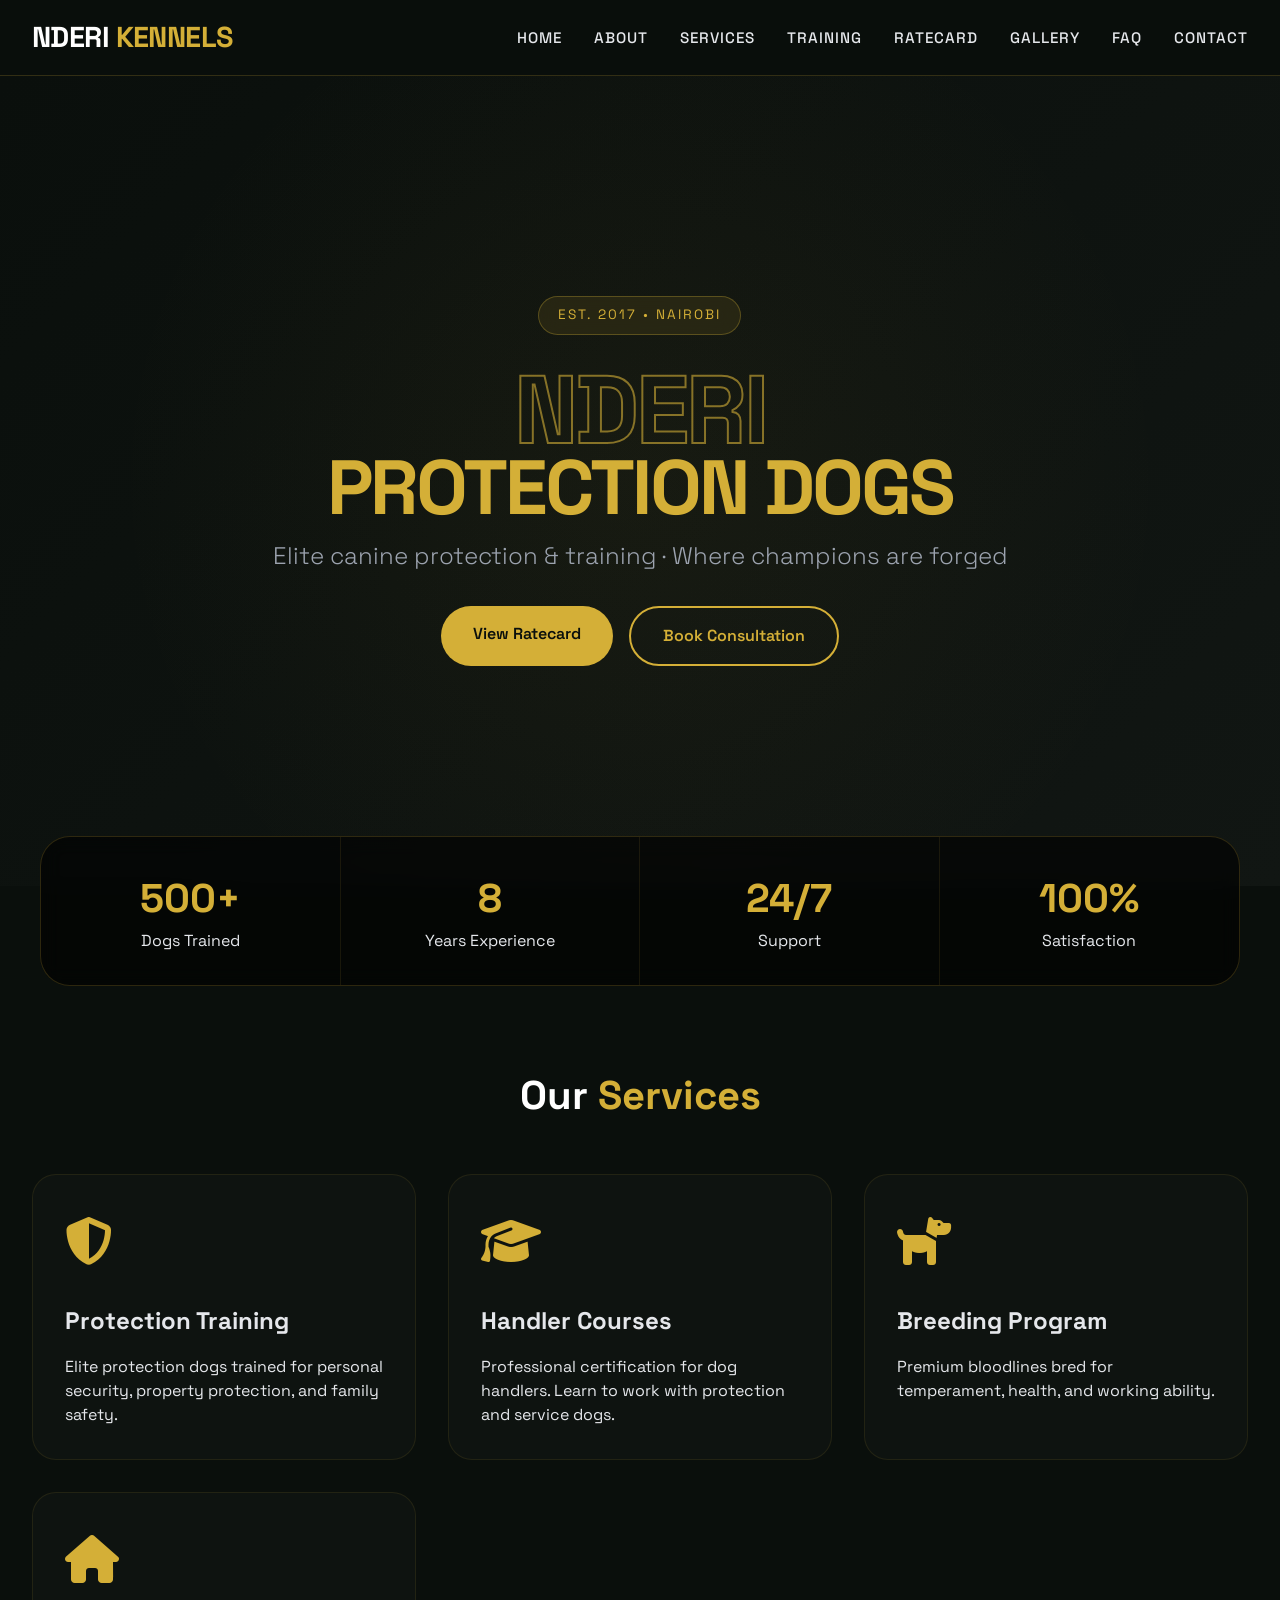
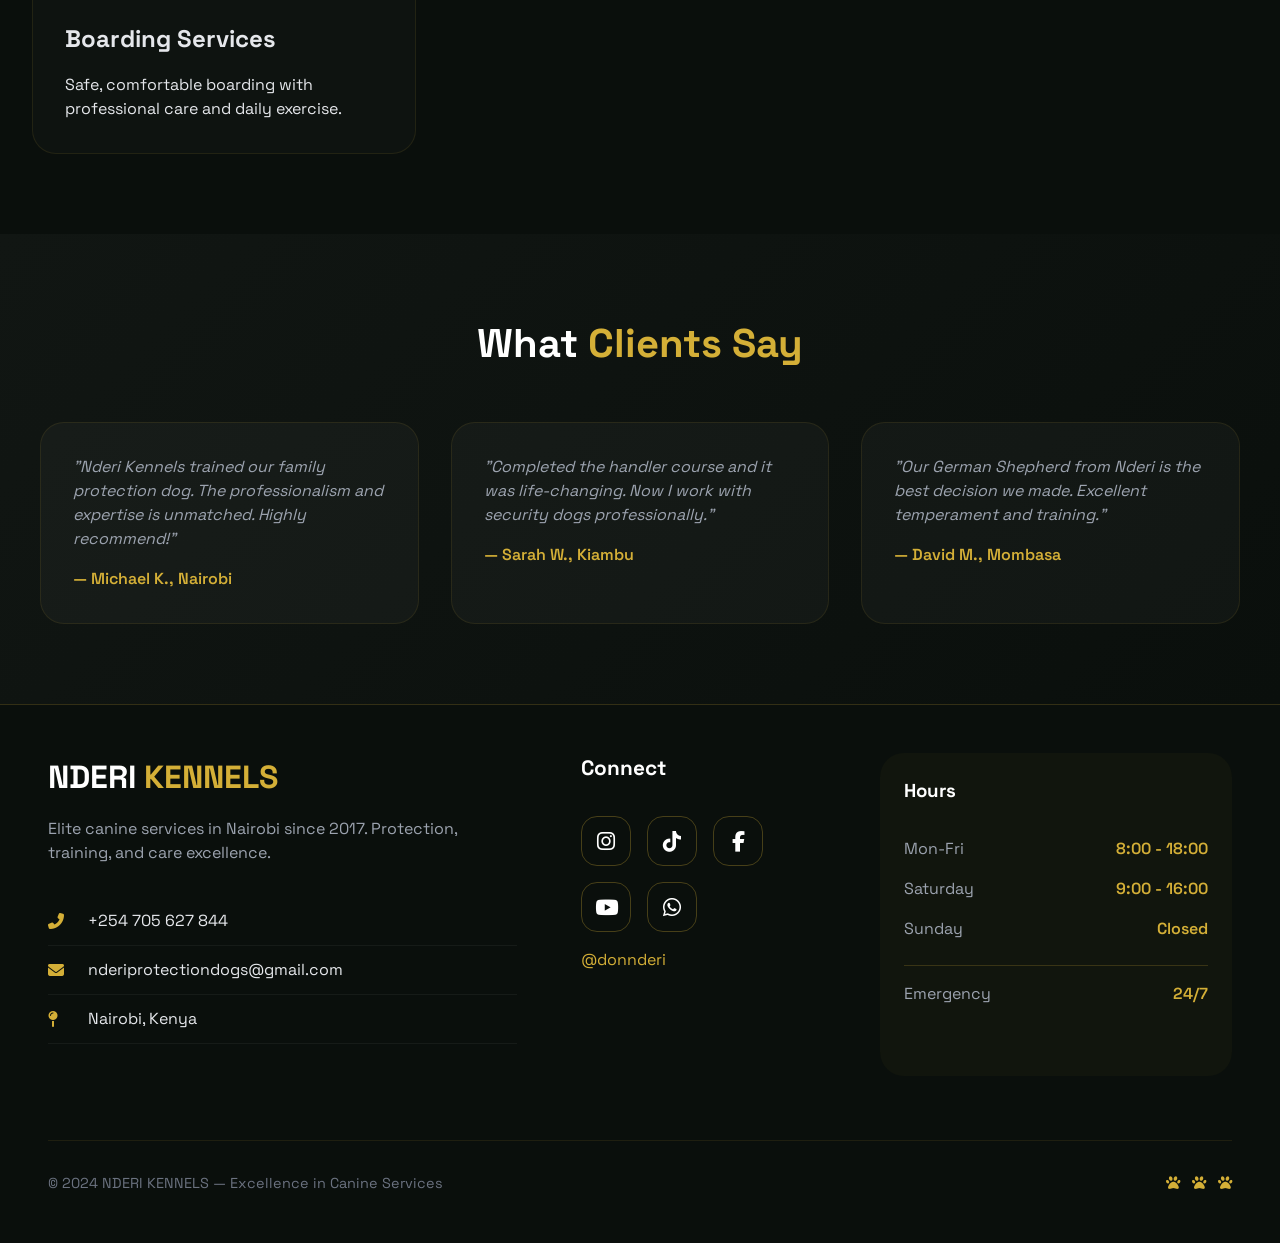
<file: index.html>
<!DOCTYPE html>
<html lang="en">
<head>
    <meta charset="UTF-8">
    <meta name="viewport" content="width=device-width, initial-scale=1.0">
    <meta name="google-site-verification" content="WFGkiZQkd4B69SvgH3GgWnohkv3LnNO-S4qVt5FUhG0" />
    <meta name="description" content="Nderi Kennels - Elite canine protection, training, and breeding services in Nairobi, Kenya. Professional dog training, handler courses, and boarding since 2017.">
    <meta name="google-site-verification" content="3RisM8QeR1rfq9WInyW-wLtHGXSx3F7rJlPreUsx3LQ" />
    <!-- Google tag (gtag.js) -->
<script async src="https://www.googletagmanager.com/gtag/js?id=G-FTZJL5EKFZ"></script>
<script>
  window.dataLayer = window.dataLayer || [];
  function gtag(){dataLayer.push(arguments);}
  gtag('js', new Date());

  gtag('config', 'G-FTZJL5EKFZ');
</script>
    
    <script src="https://analytics.ahrefs.com/analytics.js" data-key="LGLwdLK56E2T27H/+H8c0g" async></script>

    <!-- Facebook Pixel Code --><script>!function(f,b,e,v,n,t,s){if(f.fbq)return;n=f.fbq=function(){n.callMethod?n.callMethod.apply(n,arguments):n.queue.push(arguments)};if(!f._fbq)f._fbq=n;n.push=n;n.loaded=!0;n.version='2.0';n.queue=[];t=b.createElement(e);t.async=!0;t.src=v;s=b.getElementsByTagName(e)[0];s.parentNode.insertBefore(t,s)}(window,document,'script','https://connect.facebook.net/en_US/fbevents.js'); fbq('init', '4290645347855184'); fbq('track', 'PageView');</script><noscript> <img height="1" width="1" src="https://www.facebook.com/tr?id=4290645347855184&ev=PageView&noscript=1"/></noscript><!-- End Facebook Pixel Code -->

    <title>Nderi Kennels • Elite Protection Dogs Kenya</title>
    <link rel="preconnect" href="https://fonts.googleapis.com">
    <link rel="canonical" href="https://nderidogservices.netlify.app/">
    <link rel="preconnect" href="https://fonts.gstatic.com" crossorigin>
    <link href="https://fonts.googleapis.com/css2?family=Space+Grotesk:wght@300;400;500;600;700;800&family=Inter:wght@400;500;600;700&display=swap" rel="stylesheet">
    <link rel="stylesheet" href="https://cdnjs.cloudflare.com/ajax/libs/font-awesome/6.4.0/css/all.min.css">
    <link rel="stylesheet" href="css/style.css">
    <script type="application/ld+json">
{
  "@context": "https://schema.org",
  "@type": "LocalBusiness",
  "name": "Nderi Kennels",
  "alternateName": "Nderi Protection Dogs",
  "description": "Elite canine protection, training, and breeding services in Nairobi, Kenya since 2017.",
  "url": "https://nderidogservices.netlify.app/",
  "telephone": "+254705627844",
  "email": "nderiprotectiondogs@gmail.com",
  "priceRange": "KES 1,500 - KES 120,000",
  "address": {
    "@type": "PostalAddress",
    "addressLocality": "Nairobi",
    "addressCountry": "KE"
  },
  "openingHours": ["Mo-Fr 08:00-18:00", "Sa 09:00-16:00"],
  "sameAs": [
    "https://www.instagram.com/donnderi",
    "https://www.tiktok.com/@donnderi"
  ],
  "hasOfferCatalog": {
    "@type": "OfferCatalog",
    "name": "Canine Services",
    "itemListElement": [
      { "@type": "Offer", "itemOffered": { "@type": "Service", "name": "Protection Dog Training" } },
      { "@type": "Offer", "itemOffered": { "@type": "Service", "name": "Handler Certification" } },
      { "@type": "Offer", "itemOffered": { "@type": "Service", "name": "Boarding Kennels" } },
      { "@type": "Offer", "itemOffered": { "@type": "Service", "name": "Professional Grooming" } }
    ]
  }
}
</script>
</head>
<body>
    <nav class="navbar">
        <div class="nav-container">
            <div class="logo">
                <a href="index.html">NDERI <span>KENNELS</span></a>
            </div>
            <button class="mobile-menu-btn" id="mobileMenuBtn">
                <i class="fas fa-bars"></i>
            </button>
            <ul class="nav-links" id="navLinks">
    <li><a href="index.html">Home</a></li>
    <li><a href="about.html">About</a></li>
    <li><a href="services.html">Services</a></li>
    <li><a href="training.html">Training</a></li>
    <li><a href="ratecard.html">Ratecard</a></li>
    <li><a href="gallery.html">Gallery</a></li>
    <li><a href="faq.html">FAQ</a></li>
    <li><a href="contact.html">Contact</a></li>
</ul>
        </div>
    </nav>

    <main>
        <div class="hero">
            <div class="hero-content fade-in">
                <div class="hero-badge">Est. 2017 • Nairobi</div>
                <h1>
                    NDERI
                    <span>PROTECTION DOGS</span>
                </h1>
                <div class="hero-tagline">
                    Elite canine protection & training · Where champions are forged
                </div>
                <div class="btn-group">
                    <a href="ratecard.html" class="btn btn-primary">View Ratecard</a>
                    <a href="contact.html" class="btn btn-outline">Book Consultation</a>
                </div>
            </div>
        </div>

        <div class="stats-section">
            <div class="stat-card">
                <div class="stat-number">500+</div>
                <div>Dogs Trained</div>
            </div>
            <div class="stat-card">
                <div class="stat-number">8</div>
                <div>Years Experience</div>
            </div>
            <div class="stat-card">
                <div class="stat-number">24/7</div>
                <div>Support</div>
            </div>
            <div class="stat-card">
                <div class="stat-number">100%</div>
                <div>Satisfaction</div>
            </div>
        </div>

        <div class="featured-services">
            <h2 class="section-title">Our <span>Services</span></h2>
            <div class="services-grid">
                <div class="service-card">
                    <div class="service-icon"><i class="fas fa-shield-alt"></i></div>
                    <h3>Protection Training</h3>
                    <p>Elite protection dogs trained for personal security, property protection, and family safety.</p>
                </div>
                <div class="service-card">
                    <div class="service-icon"><i class="fas fa-graduation-cap"></i></div>
                    <h3>Handler Courses</h3>
                    <p>Professional certification for dog handlers. Learn to work with protection and service dogs.</p>
                </div>
                <div class="service-card">
                    <div class="service-icon"><i class="fas fa-dog"></i></div>
                    <h3>Breeding Program</h3>
                    <p>Premium bloodlines bred for temperament, health, and working ability.</p>
                </div>
                <div class="service-card">
                    <div class="service-icon"><i class="fas fa-home"></i></div>
                    <h3>Boarding Services</h3>
                    <p>Safe, comfortable boarding with professional care and daily exercise.</p>
                </div>
            </div>
        </div>

        <div class="testimonials">
            <h2 class="section-title">What <span>Clients Say</span></h2>
            <div class="testimonial-grid">
                <div class="testimonial-card">
                    <p class="testimonial-text">"Nderi Kennels trained our family protection dog. The professionalism and expertise is unmatched. Highly recommend!"</p>
                    <p class="testimonial-author">— Michael K., Nairobi</p>
                </div>
                <div class="testimonial-card">
                    <p class="testimonial-text">"Completed the handler course and it was life-changing. Now I work with security dogs professionally."</p>
                    <p class="testimonial-author">— Sarah W., Kiambu</p>
                </div>
                <div class="testimonial-card">
                    <p class="testimonial-text">"Our German Shepherd from Nderi is the best decision we made. Excellent temperament and training."</p>
                    <p class="testimonial-author">— David M., Mombasa</p>
                </div>
            </div>
        </div>
    </main>

    <footer class="footer">
        <div class="footer-grid">
            <div class="footer-brand">
                <h2>NDERI <span>KENNELS</span></h2>
                <p style="color: #9ca3af; margin-bottom: 2rem;">Elite canine services in Nairobi since 2017. Protection, training, and care excellence.</p>
                <div class="contact-block">
                    <div class="contact-line">
                        <i class="fas fa-phone-alt"></i>
                        <a href="tel:+254705627844">+254 705 627 844</a>
                    </div>
                    <div class="contact-line">
                        <i class="fas fa-envelope"></i>
                        <a href="mailto:nderiprotectiondogs@gmail.com">nderiprotectiondogs@gmail.com</a>
                    </div>
                    <div class="contact-line">
                        <i class="fas fa-map-pin"></i>
                        <span>Nairobi, Kenya</span>
                    </div>
                </div>
            </div>
            <div>
                <h3 style="color: white; margin-bottom: 1.5rem; font-size: 1.3rem;">Connect</h3>
                <div class="social-grid">
    <a href="https://www.instagram.com/donnderi" target="_blank" rel="noopener noreferrer" class="social-icon"><i class="fab fa-instagram"></i></a>
    <a href="https://www.tiktok.com/@donnderi" target="_blank" rel="noopener noreferrer" class="social-icon"><i class="fab fa-tiktok"></i></a>
    <a href="#" class="social-icon"><i class="fab fa-facebook-f"></i></a>
    <a href="#" class="social-icon"><i class="fab fa-youtube"></i></a>
    <a href="https://wa.me/254705627844" target="_blank" rel="noopener noreferrer" class="social-icon"><i class="fab fa-whatsapp"></i></a>
</div>
                <p style="color: #d4af37; margin-top: 1rem;">@donnderi</p>
            </div>
            <div class="hours-block">
                <h3 style="color: white; margin-bottom: 1.5rem;">Hours</h3>
                <div class="hours-row">
                    <span>Mon-Fri</span>
                    <span class="bold">8:00 - 18:00</span>
                </div>
                <div class="hours-row">
                    <span>Saturday</span>
                    <span class="bold">9:00 - 16:00</span>
                </div>
                <div class="hours-row">
                    <span>Sunday</span>
                    <span class="bold">Closed</span>
                </div>
                <div class="hours-row" style="margin-top: 1rem; padding-top: 1rem; border-top: 1px solid rgba(212,175,55,0.2);">
                    <span>Emergency</span>
                    <span class="bold" style="color: #d4af37;">24/7</span>
                </div>
            </div>
        </div>
        <div class="footer-bottom">
            <div>© 2024 NDERI KENNELS — Excellence in Canine Services</div>
            <div>
                <i class="fas fa-paw" style="color: #d4af37;"></i>
                <i class="fas fa-paw" style="color: #d4af37; margin: 0 0.5rem;"></i>
                <i class="fas fa-paw" style="color: #d4af37;"></i>
            </div>
        </div>
    </footer>

    <script src="js/main.js"></script>
</body>
</html>
</file>
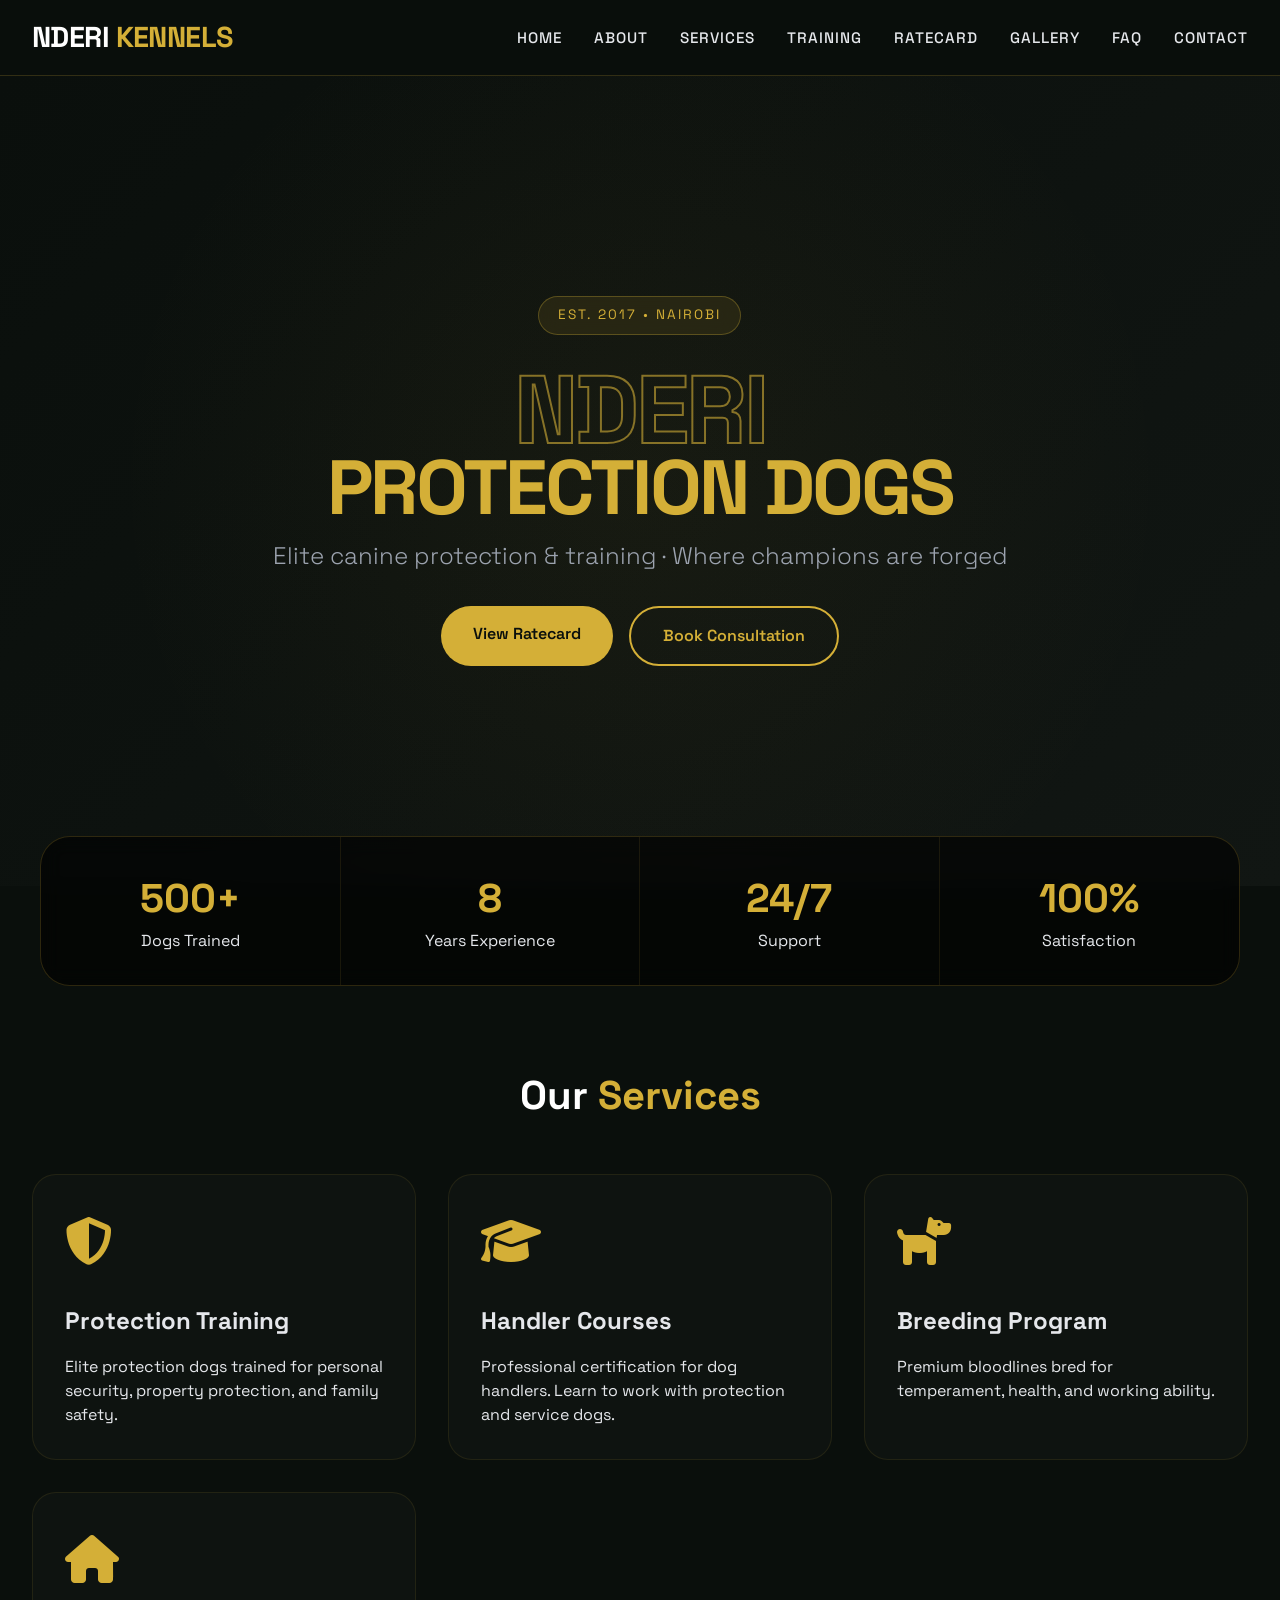
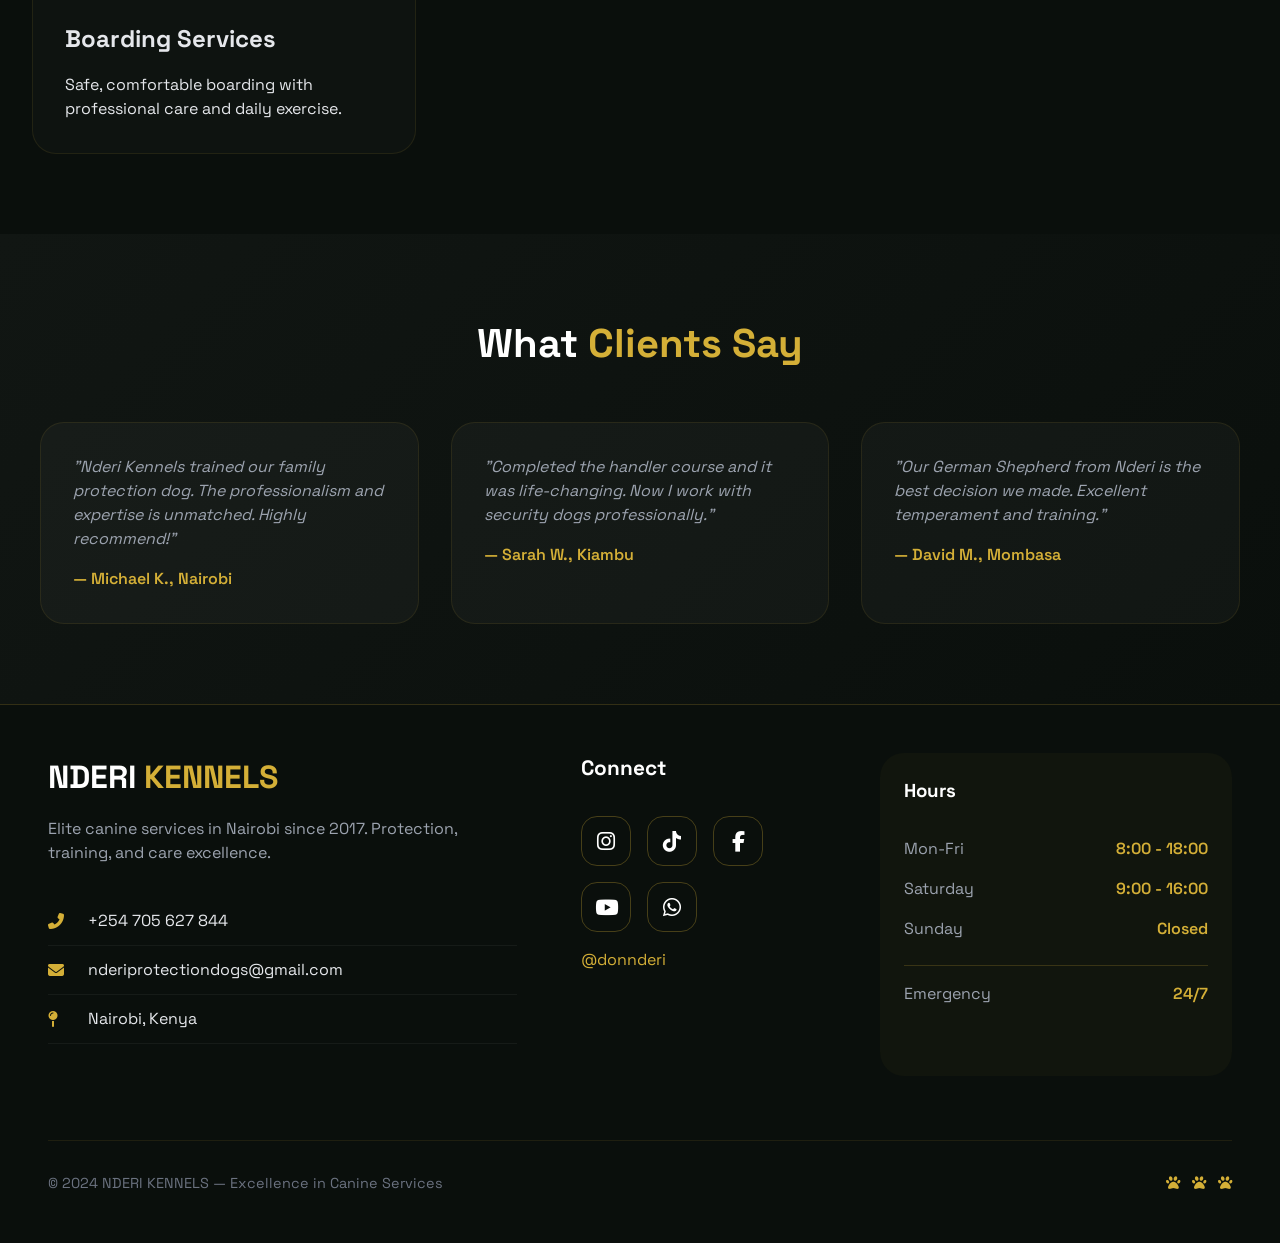
<file: nderidogservice/index.html>
<!DOCTYPE html>
<html lang="en">
<head>
    <meta charset="UTF-8">
    <meta name="viewport" content="width=device-width, initial-scale=1.0">
    <meta name="google-site-verification" content="WFGkiZQkd4B69SvgH3GgWnohkv3LnNO-S4qVt5FUhG0" />
    <meta name="description" content="Nderi Kennels - Elite canine protection, training, and breeding services in Nairobi, Kenya. Professional dog training, handler courses, and boarding since 2017.">
    <meta name="google-site-verification" content="3RisM8QeR1rfq9WInyW-wLtHGXSx3F7rJlPreUsx3LQ" />
    <!-- Google tag (gtag.js) -->
<script async src="https://www.googletagmanager.com/gtag/js?id=G-FTZJL5EKFZ"></script>
<script>
  window.dataLayer = window.dataLayer || [];
  function gtag(){dataLayer.push(arguments);}
  gtag('js', new Date());

  gtag('config', 'G-FTZJL5EKFZ');
</script>

    <title>Nderi Kennels • Elite Protection Dogs Kenya</title>
    <link rel="preconnect" href="https://fonts.googleapis.com">
    <link rel="canonical" href="https://nderidogservices.netlify.app/">
    <link rel="preconnect" href="https://fonts.gstatic.com" crossorigin>
    <link href="https://fonts.googleapis.com/css2?family=Space+Grotesk:wght@300;400;500;600;700;800&family=Inter:wght@400;500;600;700&display=swap" rel="stylesheet">
    <link rel="stylesheet" href="https://cdnjs.cloudflare.com/ajax/libs/font-awesome/6.4.0/css/all.min.css">
    <link rel="stylesheet" href="css/style.css">
    <script type="application/ld+json">
{
  "@context": "https://schema.org",
  "@type": "LocalBusiness",
  "name": "Nderi Kennels",
  "alternateName": "Nderi Protection Dogs",
  "description": "Elite canine protection, training, and breeding services in Nairobi, Kenya since 2017.",
  "url": "https://nderidogservices.netlify.app/",
  "telephone": "+254705627844",
  "email": "nderiprotectiondogs@gmail.com",
  "priceRange": "KES 1,500 - KES 120,000",
  "address": {
    "@type": "PostalAddress",
    "addressLocality": "Nairobi",
    "addressCountry": "KE"
  },
  "openingHours": ["Mo-Fr 08:00-18:00", "Sa 09:00-16:00"],
  "sameAs": [
    "https://www.instagram.com/donnderi",
    "https://www.tiktok.com/@donnderi"
  ],
  "hasOfferCatalog": {
    "@type": "OfferCatalog",
    "name": "Canine Services",
    "itemListElement": [
      { "@type": "Offer", "itemOffered": { "@type": "Service", "name": "Protection Dog Training" } },
      { "@type": "Offer", "itemOffered": { "@type": "Service", "name": "Handler Certification" } },
      { "@type": "Offer", "itemOffered": { "@type": "Service", "name": "Boarding Kennels" } },
      { "@type": "Offer", "itemOffered": { "@type": "Service", "name": "Professional Grooming" } }
    ]
  }
}
</script>
</head>
<body>
    <nav class="navbar">
        <div class="nav-container">
            <div class="logo">
                <a href="index.html">NDERI <span>KENNELS</span></a>
            </div>
            <button class="mobile-menu-btn" id="mobileMenuBtn">
                <i class="fas fa-bars"></i>
            </button>
            <ul class="nav-links" id="navLinks">
    <li><a href="index.html">Home</a></li>
    <li><a href="about.html">About</a></li>
    <li><a href="services.html">Services</a></li>
    <li><a href="training.html">Training</a></li>
    <li><a href="ratecard.html">Ratecard</a></li>
    <li><a href="gallery.html">Gallery</a></li>
    <li><a href="faq.html">FAQ</a></li>
    <li><a href="contact.html">Contact</a></li>
</ul>
        </div>
    </nav>

    <main>
        <div class="hero">
            <div class="hero-content fade-in">
                <div class="hero-badge">Est. 2017 • Nairobi</div>
                <h1>
                    NDERI
                    <span>PROTECTION DOGS</span>
                </h1>
                <div class="hero-tagline">
                    Elite canine protection & training · Where champions are forged
                </div>
                <div class="btn-group">
                    <a href="ratecard.html" class="btn btn-primary">View Ratecard</a>
                    <a href="contact.html" class="btn btn-outline">Book Consultation</a>
                </div>
            </div>
        </div>

        <div class="stats-section">
            <div class="stat-card">
                <div class="stat-number">500+</div>
                <div>Dogs Trained</div>
            </div>
            <div class="stat-card">
                <div class="stat-number">8</div>
                <div>Years Experience</div>
            </div>
            <div class="stat-card">
                <div class="stat-number">24/7</div>
                <div>Support</div>
            </div>
            <div class="stat-card">
                <div class="stat-number">100%</div>
                <div>Satisfaction</div>
            </div>
        </div>

        <div class="featured-services">
            <h2 class="section-title">Our <span>Services</span></h2>
            <div class="services-grid">
                <div class="service-card">
                    <div class="service-icon"><i class="fas fa-shield-alt"></i></div>
                    <h3>Protection Training</h3>
                    <p>Elite protection dogs trained for personal security, property protection, and family safety.</p>
                </div>
                <div class="service-card">
                    <div class="service-icon"><i class="fas fa-graduation-cap"></i></div>
                    <h3>Handler Courses</h3>
                    <p>Professional certification for dog handlers. Learn to work with protection and service dogs.</p>
                </div>
                <div class="service-card">
                    <div class="service-icon"><i class="fas fa-dog"></i></div>
                    <h3>Breeding Program</h3>
                    <p>Premium bloodlines bred for temperament, health, and working ability.</p>
                </div>
                <div class="service-card">
                    <div class="service-icon"><i class="fas fa-home"></i></div>
                    <h3>Boarding Services</h3>
                    <p>Safe, comfortable boarding with professional care and daily exercise.</p>
                </div>
            </div>
        </div>

        <div class="testimonials">
            <h2 class="section-title">What <span>Clients Say</span></h2>
            <div class="testimonial-grid">
                <div class="testimonial-card">
                    <p class="testimonial-text">"Nderi Kennels trained our family protection dog. The professionalism and expertise is unmatched. Highly recommend!"</p>
                    <p class="testimonial-author">— Michael K., Nairobi</p>
                </div>
                <div class="testimonial-card">
                    <p class="testimonial-text">"Completed the handler course and it was life-changing. Now I work with security dogs professionally."</p>
                    <p class="testimonial-author">— Sarah W., Kiambu</p>
                </div>
                <div class="testimonial-card">
                    <p class="testimonial-text">"Our German Shepherd from Nderi is the best decision we made. Excellent temperament and training."</p>
                    <p class="testimonial-author">— David M., Mombasa</p>
                </div>
            </div>
        </div>
    </main>

    <footer class="footer">
        <div class="footer-grid">
            <div class="footer-brand">
                <h2>NDERI <span>KENNELS</span></h2>
                <p style="color: #9ca3af; margin-bottom: 2rem;">Elite canine services in Nairobi since 2017. Protection, training, and care excellence.</p>
                <div class="contact-block">
                    <div class="contact-line">
                        <i class="fas fa-phone-alt"></i>
                        <a href="tel:+254705627844">+254 705 627 844</a>
                    </div>
                    <div class="contact-line">
                        <i class="fas fa-envelope"></i>
                        <a href="mailto:nderiprotectiondogs@gmail.com">nderiprotectiondogs@gmail.com</a>
                    </div>
                    <div class="contact-line">
                        <i class="fas fa-map-pin"></i>
                        <span>Nairobi, Kenya</span>
                    </div>
                </div>
            </div>
            <div>
                <h3 style="color: white; margin-bottom: 1.5rem; font-size: 1.3rem;">Connect</h3>
                <div class="social-grid">
    <a href="https://www.instagram.com/donnderi" target="_blank" rel="noopener noreferrer" class="social-icon"><i class="fab fa-instagram"></i></a>
    <a href="https://www.tiktok.com/@donnderi" target="_blank" rel="noopener noreferrer" class="social-icon"><i class="fab fa-tiktok"></i></a>
    <a href="#" class="social-icon"><i class="fab fa-facebook-f"></i></a>
    <a href="#" class="social-icon"><i class="fab fa-youtube"></i></a>
    <a href="https://wa.me/254705627844" target="_blank" rel="noopener noreferrer" class="social-icon"><i class="fab fa-whatsapp"></i></a>
</div>
                <p style="color: #d4af37; margin-top: 1rem;">@donnderi</p>
            </div>
            <div class="hours-block">
                <h3 style="color: white; margin-bottom: 1.5rem;">Hours</h3>
                <div class="hours-row">
                    <span>Mon-Fri</span>
                    <span class="bold">8:00 - 18:00</span>
                </div>
                <div class="hours-row">
                    <span>Saturday</span>
                    <span class="bold">9:00 - 16:00</span>
                </div>
                <div class="hours-row">
                    <span>Sunday</span>
                    <span class="bold">Closed</span>
                </div>
                <div class="hours-row" style="margin-top: 1rem; padding-top: 1rem; border-top: 1px solid rgba(212,175,55,0.2);">
                    <span>Emergency</span>
                    <span class="bold" style="color: #d4af37;">24/7</span>
                </div>
            </div>
        </div>
        <div class="footer-bottom">
            <div>© 2024 NDERI KENNELS — Excellence in Canine Services</div>
            <div>
                <i class="fas fa-paw" style="color: #d4af37;"></i>
                <i class="fas fa-paw" style="color: #d4af37; margin: 0 0.5rem;"></i>
                <i class="fas fa-paw" style="color: #d4af37;"></i>
            </div>
        </div>
    </footer>

    <script src="js/main.js"></script>
</body>
</html>
</file>
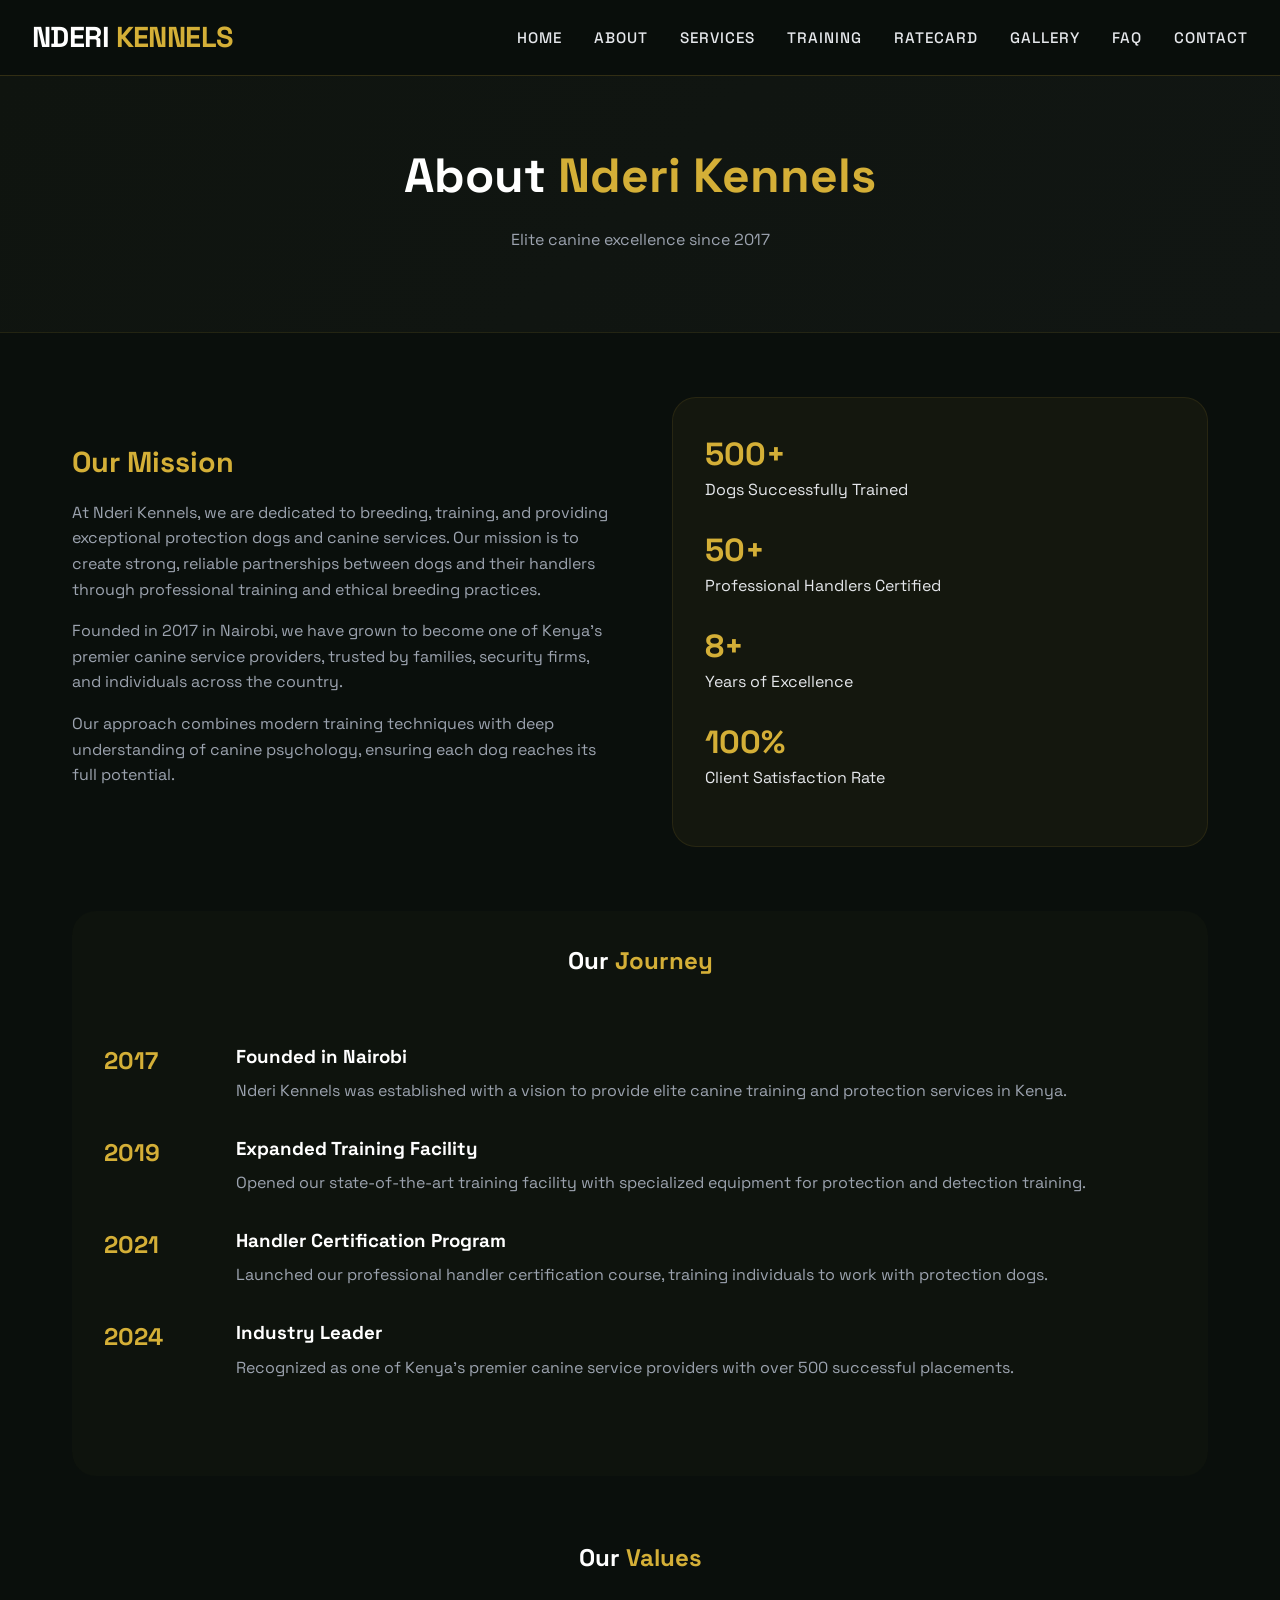
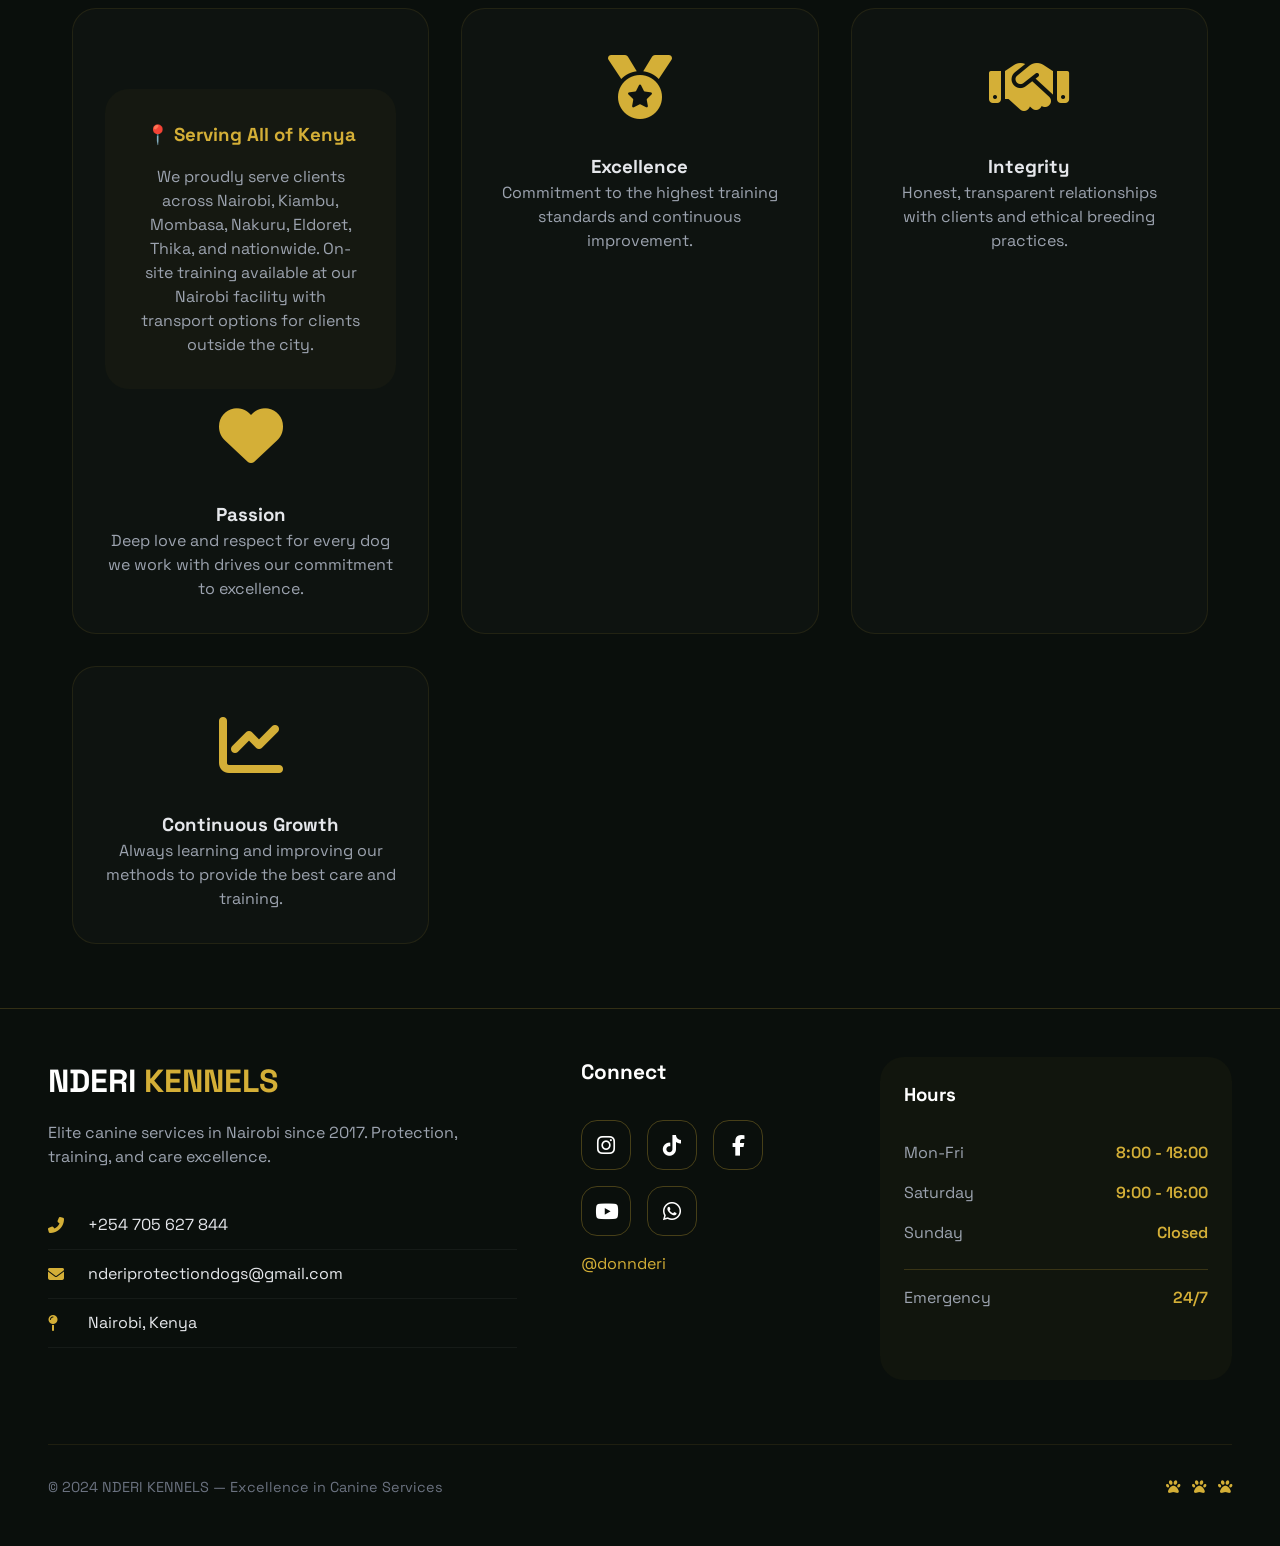
<file: about.html>
<!DOCTYPE html>
<html lang="en">
<head>
    <meta charset="UTF-8">
    <meta name="viewport" content="width=device-width, initial-scale=1.0">
    <meta name="google-site-verification" content="WFGkiZQkd4B69SvgH3GgWnohkv3LnNO-S4qVt5FUhG0" />
    <meta name="description" content="Learn about Nderi Kennels - Elite canine protection, training, and breeding services in Nairobi, Kenya since 2017.">
    <!-- Google tag (gtag.js) -->
<script async src="https://www.googletagmanager.com/gtag/js?id=G-FTZJL5EKFZ"></script>
<script>
  window.dataLayer = window.dataLayer || [];
  function gtag(){dataLayer.push(arguments);}
  gtag('js', new Date());

  gtag('config', 'G-FTZJL5EKFZ');
</script>
    
    <script src="https://analytics.ahrefs.com/analytics.js" data-key="LGLwdLK56E2T27H/+H8c0g" async></script>
<!-- Facebook Pixel Code --><script>!function(f,b,e,v,n,t,s){if(f.fbq)return;n=f.fbq=function(){n.callMethod?n.callMethod.apply(n,arguments):n.queue.push(arguments)};if(!f._fbq)f._fbq=n;n.push=n;n.loaded=!0;n.version='2.0';n.queue=[];t=b.createElement(e);t.async=!0;t.src=v;s=b.getElementsByTagName(e)[0];s.parentNode.insertBefore(t,s)}(window,document,'script','https://connect.facebook.net/en_US/fbevents.js'); fbq('init', '4290645347855184'); fbq('track', 'PageView');</script><noscript> <img height="1" width="1" src="https://www.facebook.com/tr?id=4290645347855184&ev=PageView&noscript=1"/></noscript><!-- End Facebook Pixel Code -->
    
    <title>About Us • Nderi Kennels</title>
    <link rel="preconnect" href="https://fonts.googleapis.com">
    <link rel="preconnect" href="https://fonts.gstatic.com" crossorigin>
    <link href="https://fonts.googleapis.com/css2?family=Space+Grotesk:wght@300;400;500;600;700;800&family=Inter:wght@400;500;600;700&display=swap" rel="stylesheet">
    <link rel="stylesheet" href="https://cdnjs.cloudflare.com/ajax/libs/font-awesome/6.4.0/css/all.min.css">
    <link rel="stylesheet" href="css/style.css">
    <style>
        .about-hero {
            background: linear-gradient(135deg, #0f140f 0%, #111613 100%);
            padding: 4rem 2rem;
            text-align: center;
            border-bottom: 1px solid rgba(212, 175, 55, 0.1);
        }

        .about-hero h1 {
            font-size: 3rem;
            color: white;
        }

        .about-hero h1 span {
            color: #d4af37;
        }

        .about-content {
            max-width: 1200px;
            margin: 4rem auto;
            padding: 0 2rem;
        }

        .mission-section {
            display: grid;
            grid-template-columns: 1fr 1fr;
            gap: 4rem;
            margin-bottom: 4rem;
            align-items: center;
        }

        .mission-text h2 {
            color: #d4af37;
            margin-bottom: 1rem;
            font-size: 1.8rem;
        }

        .mission-text p {
            color: #9ca3af;
            line-height: 1.6;
            margin-bottom: 1rem;
        }

        .mission-stats {
            background: rgba(212, 175, 55, 0.05);
            border-radius: 24px;
            padding: 2rem;
            border: 1px solid rgba(212, 175, 55, 0.1);
        }

        .stat-item {
            margin-bottom: 1.5rem;
        }

        .stat-value {
            font-size: 2rem;
            font-weight: 700;
            color: #d4af37;
        }

        .team-section {
            margin-top: 4rem;
        }

        .team-grid {
            display: grid;
            grid-template-columns: repeat(auto-fit, minmax(280px, 1fr));
            gap: 2rem;
            margin-top: 2rem;
        }

        .team-card {
            background: rgba(255, 255, 255, 0.02);
            border-radius: 24px;
            padding: 2rem;
            text-align: center;
            border: 1px solid rgba(212, 175, 55, 0.1);
            transition: all 0.3s ease;
        }

        .team-card:hover {
            border-color: rgba(212, 175, 55, 0.3);
            transform: translateY(-5px);
        }

        .team-icon {
            font-size: 4rem;
            color: #d4af37;
            margin-bottom: 1rem;
        }

        .timeline-section {
            margin-top: 4rem;
            padding: 2rem;
            background: rgba(212, 175, 55, 0.02);
            border-radius: 24px;
        }

        .timeline {
            position: relative;
            padding: 2rem 0;
        }

        .timeline-item {
            display: flex;
            gap: 2rem;
            margin-bottom: 2rem;
            position: relative;
        }

        .timeline-year {
            min-width: 100px;
            font-size: 1.5rem;
            font-weight: 700;
            color: #d4af37;
        }

        .timeline-content {
            color: #9ca3af;
        }

        .timeline-content h3 {
            color: white;
            margin-bottom: 0.5rem;
        }

        @media (max-width: 768px) {
            .mission-section {
                grid-template-columns: 1fr;
                gap: 2rem;
            }

            .timeline-item {
                flex-direction: column;
                gap: 0.5rem;
            }
        }
    </style>
</head>
<body>
    <nav class="navbar">
        <div class="nav-container">
            <div class="logo">
                <a href="index.html">NDERI <span>KENNELS</span></a>
            </div>
            <button class="mobile-menu-btn" id="mobileMenuBtn">
                <i class="fas fa-bars"></i>
            </button>
           <ul class="nav-links" id="navLinks">
    <li><a href="index.html">Home</a></li>
    <li><a href="about.html">About</a></li>
    <li><a href="services.html">Services</a></li>
    <li><a href="training.html">Training</a></li>
    <li><a href="ratecard.html">Ratecard</a></li>
    <li><a href="gallery.html">Gallery</a></li>
    <li><a href="faq.html">FAQ</a></li>
    <li><a href="contact.html">Contact</a></li>
</ul>
        </div>
    </nav>

    <main>
        <div class="about-hero">
            <h1>About <span>Nderi Kennels</span></h1>
            <p style="color: #9ca3af; max-width: 600px; margin: 1rem auto;">Elite canine excellence since 2017</p>
        </div>

        <div class="about-content">
            <div class="mission-section">
                <div class="mission-text">
                    <h2>Our Mission</h2>
                    <p>At Nderi Kennels, we are dedicated to breeding, training, and providing exceptional protection dogs and canine services. Our mission is to create strong, reliable partnerships between dogs and their handlers through professional training and ethical breeding practices.</p>
                    <p>Founded in 2017 in Nairobi, we have grown to become one of Kenya's premier canine service providers, trusted by families, security firms, and individuals across the country.</p>
                    <p>Our approach combines modern training techniques with deep understanding of canine psychology, ensuring each dog reaches its full potential.</p>
                </div>
                <div class="mission-stats">
                    <div class="stat-item">
                        <div class="stat-value">500+</div>
                        <div>Dogs Successfully Trained</div>
                    </div>
                    <div class="stat-item">
                        <div class="stat-value">50+</div>
                        <div>Professional Handlers Certified</div>
                    </div>
                    <div class="stat-item">
                        <div class="stat-value">8+</div>
                        <div>Years of Excellence</div>
                    </div>
                    <div class="stat-item">
                        <div class="stat-value">100%</div>
                        <div>Client Satisfaction Rate</div>
                    </div>
                </div>
            </div>

            <div class="timeline-section">
                <h2 style="color: white; text-align: center; margin-bottom: 2rem;">Our <span style="color: #d4af37;">Journey</span></h2>
                <div class="timeline">
                    <div class="timeline-item">
                        <div class="timeline-year">2017</div>
                        <div class="timeline-content">
                            <h3>Founded in Nairobi</h3>
                            <p>Nderi Kennels was established with a vision to provide elite canine training and protection services in Kenya.</p>
                        </div>
                    </div>
                    <div class="timeline-item">
                        <div class="timeline-year">2019</div>
                        <div class="timeline-content">
                            <h3>Expanded Training Facility</h3>
                            <p>Opened our state-of-the-art training facility with specialized equipment for protection and detection training.</p>
                        </div>
                    </div>
                    <div class="timeline-item">
                        <div class="timeline-year">2021</div>
                        <div class="timeline-content">
                            <h3>Handler Certification Program</h3>
                            <p>Launched our professional handler certification course, training individuals to work with protection dogs.</p>
                        </div>
                    </div>
                    <div class="timeline-item">
                        <div class="timeline-year">2024</div>
                        <div class="timeline-content">
                            <h3>Industry Leader</h3>
                            <p>Recognized as one of Kenya's premier canine service providers with over 500 successful placements.</p>
                        </div>
                    </div>
                </div>
            </div>

            <div class="team-section">
                <h2 style="color: white; text-align: center; margin-bottom: 2rem;">Our <span style="color: #d4af37;">Values</span></h2>
                <div class="team-grid">
                    <div class="team-card">
                    <div class="service-area" style="margin-top: 3rem; padding: 2rem; background: rgba(212, 175, 55, 0.03); border-radius: 24px;">
    <h3 style="color: #d4af37; text-align: center; margin-bottom: 1rem;">📍 Serving All of Kenya</h3>
    <p style="color: #9ca3af; text-align: center;">We proudly serve clients across Nairobi, Kiambu, Mombasa, Nakuru, Eldoret, Thika, and nationwide. On-site training available at our Nairobi facility with transport options for clients outside the city.</p>
</div>
                        <div class="team-icon"><i class="fas fa-heart"></i></div>
                        <h3>Passion</h3>
                        <p style="color: #9ca3af;">Deep love and respect for every dog we work with drives our commitment to excellence.</p>
                    </div>
                    <div class="team-card">
                        <div class="team-icon"><i class="fas fa-medal"></i></div>
                        <h3>Excellence</h3>
                        <p style="color: #9ca3af;">Commitment to the highest training standards and continuous improvement.</p>
                    </div>
                    <div class="team-card">
                        <div class="team-icon"><i class="fas fa-handshake"></i></div>
                        <h3>Integrity</h3>
                        <p style="color: #9ca3af;">Honest, transparent relationships with clients and ethical breeding practices.</p>
                    </div>
                    <div class="team-card">
                        <div class="team-icon"><i class="fas fa-chart-line"></i></div>
                        <h3>Continuous Growth</h3>
                        <p style="color: #9ca3af;">Always learning and improving our methods to provide the best care and training.</p>
                    </div>
                </div>
            </div>
        </div>
    </main>

    <footer class="footer">
        <div class="footer-grid">
            <div class="footer-brand">
                <h2>NDERI <span>KENNELS</span></h2>
                <p style="color: #9ca3af; margin-bottom: 2rem;">Elite canine services in Nairobi since 2017. Protection, training, and care excellence.</p>
                <div class="contact-block">
                    <div class="contact-line">
                        <i class="fas fa-phone-alt"></i>
                        <a href="tel:+254705627844">+254 705 627 844</a>
                    </div>
                    <div class="contact-line">
                        <i class="fas fa-envelope"></i>
                        <a href="mailto:nderiprotectiondogs@gmail.com">nderiprotectiondogs@gmail.com</a>
                    </div>
                    <div class="contact-line">
                        <i class="fas fa-map-pin"></i>
                        <span>Nairobi, Kenya</span>
                    </div>
                </div>
            </div>
            <div>
                <h3 style="color: white; margin-bottom: 1.5rem; font-size: 1.3rem;">Connect</h3>
              <div class="social-grid">
    <a href="https://www.instagram.com/donnderi" target="_blank" rel="noopener noreferrer" class="social-icon"><i class="fab fa-instagram"></i></a>
    <a href="https://www.tiktok.com/@donnderi" target="_blank" rel="noopener noreferrer" class="social-icon"><i class="fab fa-tiktok"></i></a>
    <a href="#" class="social-icon"><i class="fab fa-facebook-f"></i></a>
    <a href="#" class="social-icon"><i class="fab fa-youtube"></i></a>
    <a href="https://wa.me/254705627844" target="_blank" rel="noopener noreferrer" class="social-icon"><i class="fab fa-whatsapp"></i></a>
</div>
                <p style="color: #d4af37; margin-top: 1rem;">@donnderi</p>
            </div>
            <div class="hours-block">
                <h3 style="color: white; margin-bottom: 1.5rem;">Hours</h3>
                <div class="hours-row">
                    <span>Mon-Fri</span>
                    <span class="bold">8:00 - 18:00</span>
                </div>
                <div class="hours-row">
                    <span>Saturday</span>
                    <span class="bold">9:00 - 16:00</span>
                </div>
                <div class="hours-row">
                    <span>Sunday</span>
                    <span class="bold">Closed</span>
                </div>
                <div class="hours-row" style="margin-top: 1rem; padding-top: 1rem; border-top: 1px solid rgba(212,175,55,0.2);">
                    <span>Emergency</span>
                    <span class="bold" style="color: #d4af37;">24/7</span>
                </div>
            </div>
        </div>
        <div class="footer-bottom">
            <div>© 2024 NDERI KENNELS — Excellence in Canine Services</div>
            <div>
                <i class="fas fa-paw" style="color: #d4af37;"></i>
                <i class="fas fa-paw" style="color: #d4af37; margin: 0 0.5rem;"></i>
                <i class="fas fa-paw" style="color: #d4af37;"></i>
            </div>
        </div>
    </footer>

    <script src="js/main.js"></script>
</body>
</html>
</file>
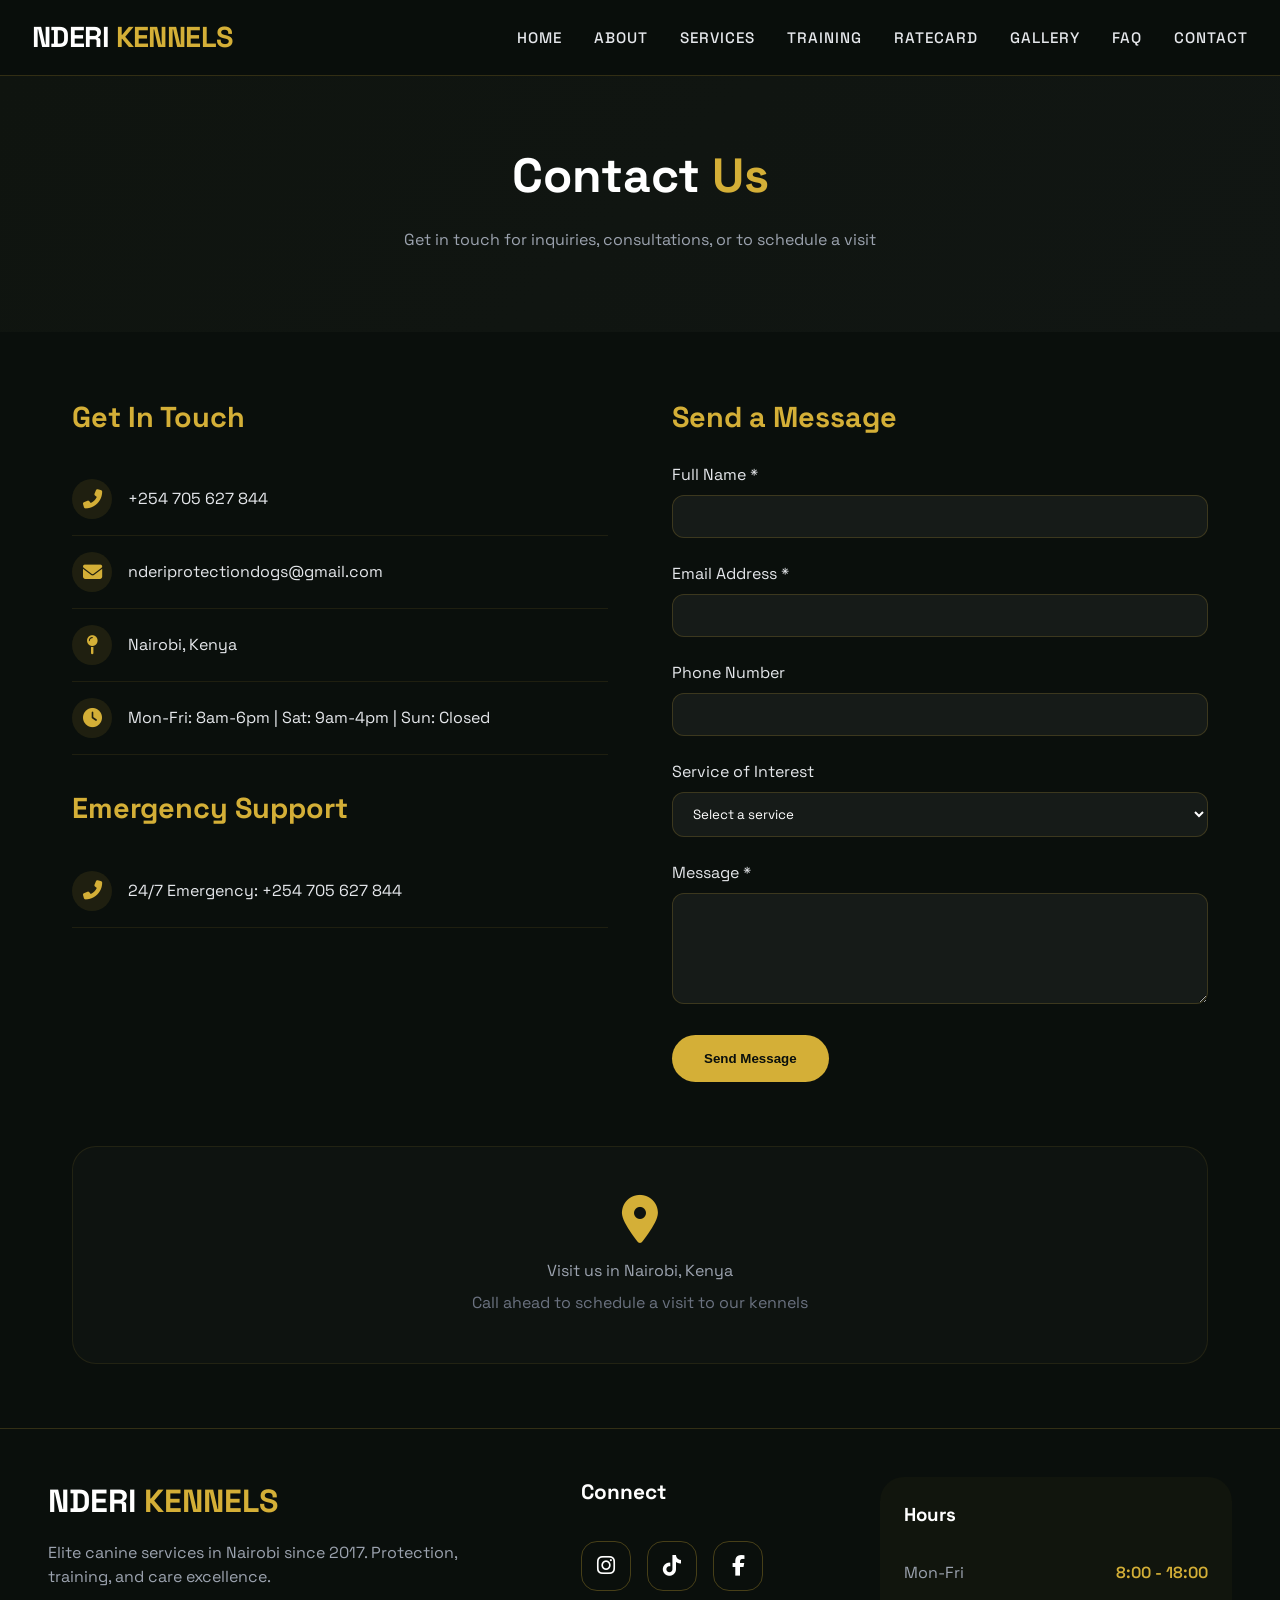
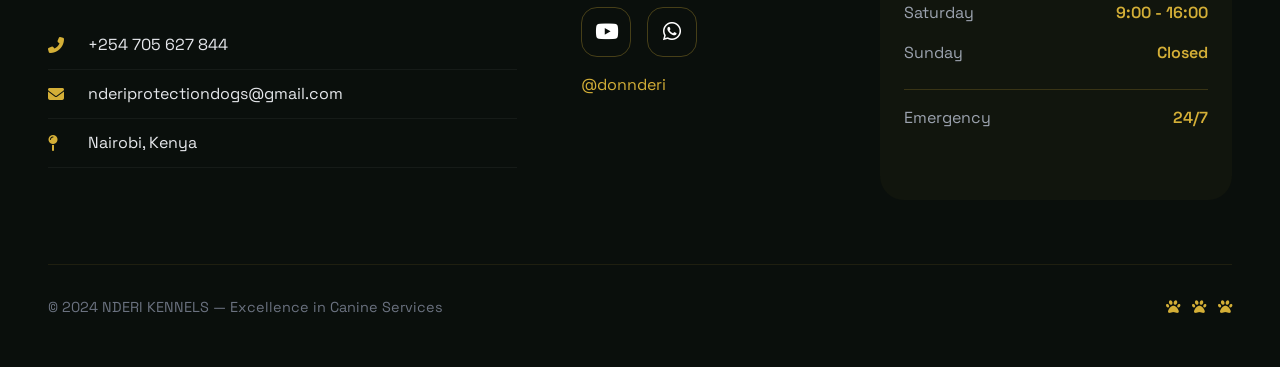
<file: contact.html>
<!DOCTYPE html>
<html lang="en">
<head>
    <meta charset="UTF-8">
    <meta name="viewport" content="width=device-width, initial-scale=1.0">
    <meta name="description" content="Contact Nderi Kennels for elite canine protection, training, and breeding services in Nairobi, Kenya.">
    <!-- Google tag (gtag.js) -->
<script async src="https://www.googletagmanager.com/gtag/js?id=G-FTZJL5EKFZ"></script>
<script>
  window.dataLayer = window.dataLayer || [];
  function gtag(){dataLayer.push(arguments);}
  gtag('js', new Date());

  gtag('config', 'G-FTZJL5EKFZ');
</script>
    
    <script src="https://analytics.ahrefs.com/analytics.js" data-key="LGLwdLK56E2T27H/+H8c0g" async></script>

    <!-- Facebook Pixel Code --><script>!function(f,b,e,v,n,t,s){if(f.fbq)return;n=f.fbq=function(){n.callMethod?n.callMethod.apply(n,arguments):n.queue.push(arguments)};if(!f._fbq)f._fbq=n;n.push=n;n.loaded=!0;n.version='2.0';n.queue=[];t=b.createElement(e);t.async=!0;t.src=v;s=b.getElementsByTagName(e)[0];s.parentNode.insertBefore(t,s)}(window,document,'script','https://connect.facebook.net/en_US/fbevents.js'); fbq('init', '4290645347855184'); fbq('track', 'PageView');</script><noscript> <img height="1" width="1" src="https://www.facebook.com/tr?id=4290645347855184&ev=PageView&noscript=1"/></noscript><!-- End Facebook Pixel Code -->
    
    <title>Contact • Nderi Kennels</title>
    <link rel="preconnect" href="https://fonts.googleapis.com">
    <link rel="preconnect" href="https://fonts.gstatic.com" crossorigin>
    <link rel="canonical" href="https://nderidogservices.netlify.app/current-page.html">
    <link href="https://fonts.googleapis.com/css2?family=Space+Grotesk:wght@300;400;500;600;700;800&family=Inter:wght@400;500;600;700&display=swap" rel="stylesheet">
    <link rel="stylesheet" href="https://cdnjs.cloudflare.com/ajax/libs/font-awesome/6.4.0/css/all.min.css">
    <link rel="stylesheet" href="css/style.css">
    <style>
        .contact-hero {
            background: linear-gradient(135deg, #0f140f 0%, #111613 100%);
            padding: 4rem 2rem;
            text-align: center;
        }

        .contact-hero h1 {
            font-size: 3rem;
            color: white;
        }

        .contact-hero h1 span {
            color: #d4af37;
        }

        .contact-container {
            max-width: 1200px;
            margin: 4rem auto;
            padding: 0 2rem;
            display: grid;
            grid-template-columns: 1fr 1fr;
            gap: 4rem;
        }

        .contact-info h2, .contact-form h2 {
            color: #d4af37;
            margin-bottom: 1.5rem;
            font-size: 1.8rem;
        }

        .contact-details {
            margin-bottom: 2rem;
        }

        .contact-detail {
            display: flex;
            align-items: center;
            gap: 1rem;
            padding: 1rem 0;
            border-bottom: 1px solid rgba(212, 175, 55, 0.1);
        }

        .contact-detail i {
            width: 40px;
            height: 40px;
            background: rgba(212, 175, 55, 0.1);
            border-radius: 50%;
            display: flex;
            align-items: center;
            justify-content: center;
            color: #d4af37;
            font-size: 1.2rem;
        }

        .contact-detail a, .contact-detail span {
            color: #e5e7eb;
            text-decoration: none;
        }

        .contact-detail a:hover {
            color: #d4af37;
        }

        .form-group {
            margin-bottom: 1.5rem;
        }

        .form-group label {
            display: block;
            margin-bottom: 0.5rem;
            color: #e5e7eb;
        }

        .form-group input, .form-group select, .form-group textarea {
            width: 100%;
            padding: 0.75rem 1rem;
            background: rgba(255, 255, 255, 0.05);
            border: 1px solid rgba(212, 175, 55, 0.2);
            border-radius: 12px;
            color: white;
            font-family: inherit;
            transition: all 0.3s ease;
        }

        .form-group input:focus, .form-group select:focus, .form-group textarea:focus {
            outline: none;
            border-color: #d4af37;
        }

        .submit-btn {
            background: #d4af37;
            color: #0a0f0c;
            padding: 1rem 2rem;
            border: none;
            border-radius: 50px;
            font-weight: 600;
            cursor: pointer;
            transition: all 0.3s ease;
        }

        .submit-btn:hover {
            background: #c4a02e;
            transform: translateY(-2px);
        }

        .success-message {
            background: rgba(212, 175, 55, 0.1);
            border-left: 4px solid #d4af37;
            padding: 1rem;
            margin-bottom: 1rem;
            border-radius: 8px;
            display: none;
        }

        .map-section {
            max-width: 1200px;
            margin: 2rem auto 4rem;
            padding: 0 2rem;
        }

        .map-placeholder {
            background: rgba(255, 255, 255, 0.02);
            border-radius: 24px;
            padding: 3rem;
            text-align: center;
            border: 1px solid rgba(212, 175, 55, 0.1);
        }

        @media (max-width: 768px) {
            .contact-container {
                grid-template-columns: 1fr;
                gap: 2rem;
            }
        }
    </style>
</head>
<body>
    <nav class="navbar">
        <div class="nav-container">
            <div class="logo">
                <a href="index.html">NDERI <span>KENNELS</span></a>
            </div>
            <button class="mobile-menu-btn" id="mobileMenuBtn">
                <i class="fas fa-bars"></i>
            </button>
            <ul class="nav-links" id="navLinks">
    <li><a href="index.html">Home</a></li>
    <li><a href="about.html">About</a></li>
    <li><a href="services.html">Services</a></li>
    <li><a href="training.html">Training</a></li>
    <li><a href="ratecard.html">Ratecard</a></li>
    <li><a href="gallery.html">Gallery</a></li>
    <li><a href="faq.html">FAQ</a></li>
    <li><a href="contact.html">Contact</a></li>
</ul>
        </div>
    </nav>

    <main>
        <div class="contact-hero">
            <h1>Contact <span>Us</span></h1>
            <p style="color: #9ca3af; max-width: 600px; margin: 1rem auto;">Get in touch for inquiries, consultations, or to schedule a visit</p>
        </div>

        <div class="contact-container">
            <div class="contact-info">
                <h2>Get In Touch</h2>
                <div class="contact-details">
                    <div class="contact-detail">
                        <i class="fas fa-phone-alt"></i>
                        <a href="tel:+254705627844">+254 705 627 844</a>
                    </div>
                    <div class="contact-detail">
                        <i class="fas fa-envelope"></i>
                        <a href="mailto:nderiprotectiondogs@gmail.com">nderiprotectiondogs@gmail.com</a>
                    </div>
                    <div class="contact-detail">
                        <i class="fas fa-map-pin"></i>
                        <span>Nairobi, Kenya</span>
                    </div>
                    <div class="contact-detail">
                        <i class="fas fa-clock"></i>
                        <span>Mon-Fri: 8am-6pm | Sat: 9am-4pm | Sun: Closed</span>
                    </div>
                </div>

                <h2 style="margin-top: 2rem;">Emergency Support</h2>
                <div class="contact-detail">
                    <i class="fas fa-phone-alt"></i>
                    <a href="tel:+254705627844">24/7 Emergency: +254 705 627 844</a>
                </div>
            </div>

            <div class="contact-form">
                <h2>Send a Message</h2>
                <div id="formSuccess" class="success-message">
                    <i class="fas fa-check-circle"></i> Thank you! Your message has been sent. We'll get back to you within 24 hours.
                </div>
                <form id="contactForm" action="https://formsubmit.co/nderiprotectiondogs@gmail.com" method="POST">
                    <input type="hidden" name="_subject" value="New Inquiry from Nderi Kennels Website">
                    <input type="hidden" name="_captcha" value="false">
                   <input type="hidden" name="_next" value="https://nderidogservices.netlify.app/contact.html?success=true">
                    <div class="form-group">
                        <label for="name">Full Name *</label>
                        <input type="text" id="name" name="name" required>
                    </div>
                    <div class="form-group">
                        <label for="email">Email Address *</label>
                        <input type="email" id="email" name="email" required>
                    </div>
                    <div class="form-group">
                        <label for="phone">Phone Number</label>
                        <input type="tel" id="phone" name="phone">
                    </div>
                    <div class="form-group">
                        <label for="service">Service of Interest</label>
                        <select id="service" name="service">
                            <option value="">Select a service</option>
                            <option value="protection">Protection Training</option>
                            <option value="obedience">Obedience Training</option>
                            <option value="handler">Handler Course</option>
                            <option value="breeding">Breeding Program</option>
                            <option value="boarding">Boarding</option>
                            <option value="grooming">Grooming</option>
                            <option value="other">Other</option>
                        </select>
                    </div>
                    <div class="form-group">
                        <label for="message">Message *</label>
                        <textarea id="message" name="message" rows="5" required></textarea>
                    </div>
                    <button type="submit" class="submit-btn">Send Message</button>
                </form>
            </div>
        </div>

        <div class="map-section">
            <div class="map-placeholder">
                <i class="fas fa-map-marker-alt" style="font-size: 3rem; color: #d4af37; margin-bottom: 1rem;"></i>
                <p style="color: #9ca3af;">Visit us in Nairobi, Kenya</p>
                <p style="color: #6b7280; margin-top: 0.5rem;">Call ahead to schedule a visit to our kennels</p>
            </div>
        </div>
    </main>

    <footer class="footer">
        <div class="footer-grid">
            <div class="footer-brand">
                <h2>NDERI <span>KENNELS</span></h2>
                <p style="color: #9ca3af; margin-bottom: 2rem;">Elite canine services in Nairobi since 2017. Protection, training, and care excellence.</p>
                <div class="contact-block">
                    <div class="contact-line">
                        <i class="fas fa-phone-alt"></i>
                        <a href="tel:+254705627844">+254 705 627 844</a>
                    </div>
                    <div class="contact-line">
                        <i class="fas fa-envelope"></i>
                        <a href="mailto:nderiprotectiondogs@gmail.com">nderiprotectiondogs@gmail.com</a>
                    </div>
                    <div class="contact-line">
                        <i class="fas fa-map-pin"></i>
                        <span>Nairobi, Kenya</span>
                    </div>
                </div>
            </div>
            <div>
                <h3 style="color: white; margin-bottom: 1.5rem; font-size: 1.3rem;">Connect</h3>
                <div class="social-grid">
    <a href="https://www.instagram.com/donnderi" target="_blank" rel="noopener noreferrer" class="social-icon"><i class="fab fa-instagram"></i></a>
    <a href="https://www.tiktok.com/@donnderi" target="_blank" rel="noopener noreferrer" class="social-icon"><i class="fab fa-tiktok"></i></a>
    <a href="#" class="social-icon"><i class="fab fa-facebook-f"></i></a>
    <a href="#" class="social-icon"><i class="fab fa-youtube"></i></a>
    <a href="https://wa.me/254705627844" target="_blank" rel="noopener noreferrer" class="social-icon"><i class="fab fa-whatsapp"></i></a>
</div>
                <p style="color: #d4af37; margin-top: 1rem;">@donnderi</p>
            </div>
            <div class="hours-block">
                <h3 style="color: white; margin-bottom: 1.5rem;">Hours</h3>
                <div class="hours-row">
                    <span>Mon-Fri</span>
                    <span class="bold">8:00 - 18:00</span>
                </div>
                <div class="hours-row">
                    <span>Saturday</span>
                    <span class="bold">9:00 - 16:00</span>
                </div>
                <div class="hours-row">
                    <span>Sunday</span>
                    <span class="bold">Closed</span>
                </div>
                <div class="hours-row" style="margin-top: 1rem; padding-top: 1rem; border-top: 1px solid rgba(212,175,55,0.2);">
                    <span>Emergency</span>
                    <span class="bold" style="color: #d4af37;">24/7</span>
                </div>
            </div>
        </div>
        <div class="footer-bottom">
            <div>© 2024 NDERI KENNELS — Excellence in Canine Services</div>
            <div>
                <i class="fas fa-paw" style="color: #d4af37;"></i>
                <i class="fas fa-paw" style="color: #d4af37; margin: 0 0.5rem;"></i>
                <i class="fas fa-paw" style="color: #d4af37;"></i>
            </div>
        </div>
    </footer>

    <script src="js/main.js"></script>
</body>
</html>
</file>
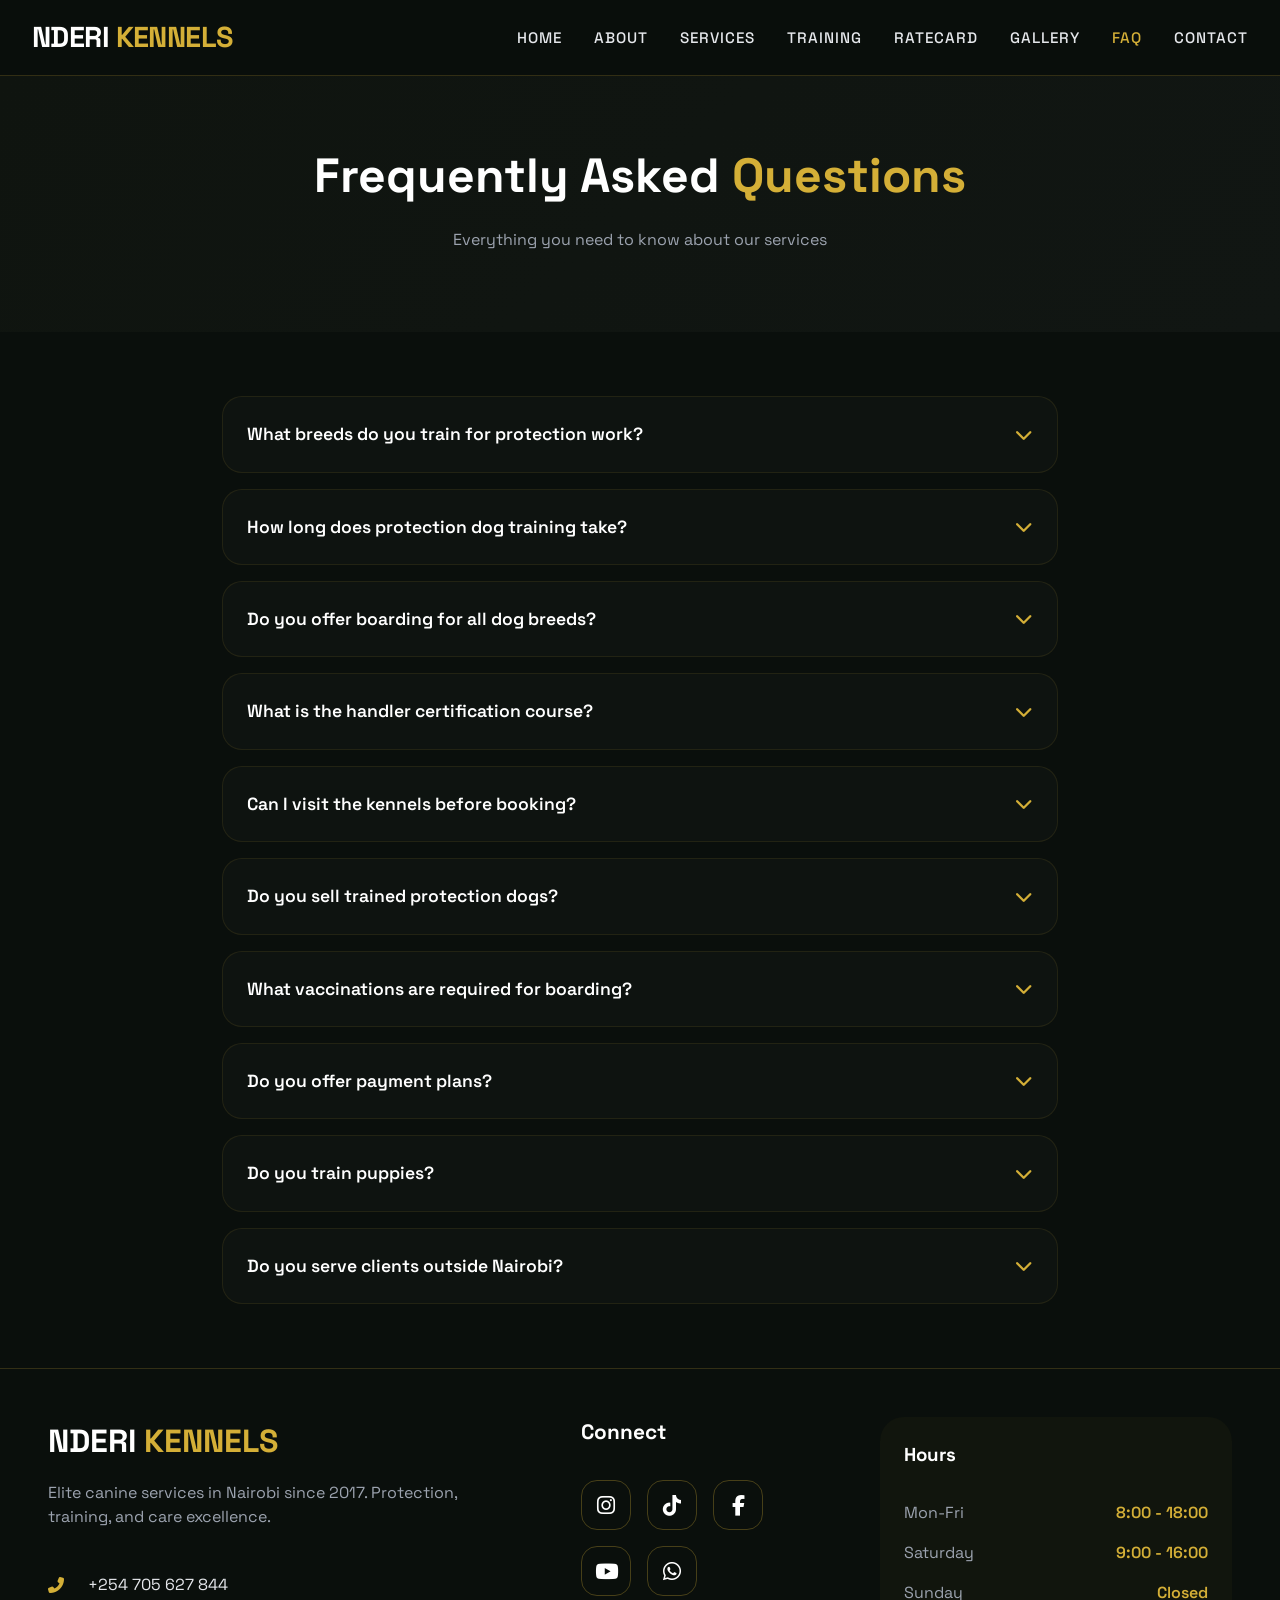
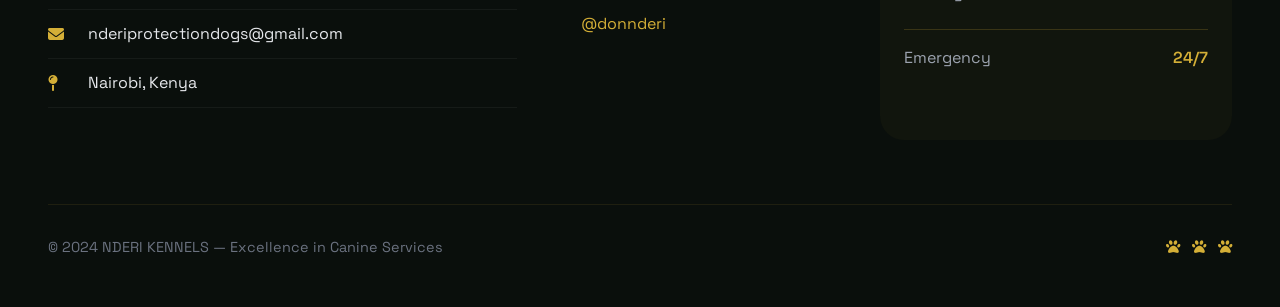
<file: faq.html>
<!DOCTYPE html>
<html lang="en">
<head>
    <meta charset="UTF-8">
    <meta name="viewport" content="width=device-width, initial-scale=1.0">
    <meta name="description" content="Frequently asked questions about protection dog training, handler courses, boarding, and services at Nderi Kennels in Nairobi, Kenya.">
    <!-- Google tag (gtag.js) -->
<script async src="https://www.googletagmanager.com/gtag/js?id=G-FTZJL5EKFZ"></script>
<script>
  window.dataLayer = window.dataLayer || [];
  function gtag(){dataLayer.push(arguments);}
  gtag('js', new Date());

  gtag('config', 'G-FTZJL5EKFZ');
</script>
    
    <script src="https://analytics.ahrefs.com/analytics.js" data-key="LGLwdLK56E2T27H/+H8c0g" async></script>

    <!-- Facebook Pixel Code --><script>!function(f,b,e,v,n,t,s){if(f.fbq)return;n=f.fbq=function(){n.callMethod?n.callMethod.apply(n,arguments):n.queue.push(arguments)};if(!f._fbq)f._fbq=n;n.push=n;n.loaded=!0;n.version='2.0';n.queue=[];t=b.createElement(e);t.async=!0;t.src=v;s=b.getElementsByTagName(e)[0];s.parentNode.insertBefore(t,s)}(window,document,'script','https://connect.facebook.net/en_US/fbevents.js'); fbq('init', '4290645347855184'); fbq('track', 'PageView');</script><noscript> <img height="1" width="1" src="https://www.facebook.com/tr?id=4290645347855184&ev=PageView&noscript=1"/></noscript><!-- End Facebook Pixel Code -->

    <title>FAQ • Nderi Kennels</title>
    <link rel="preconnect" href="https://fonts.googleapis.com">
    <link rel="canonical" href="https://nderidogservices.netlify.app/current-page.html">
    <link rel="preconnect" href="https://fonts.gstatic.com" crossorigin>
    <link href="https://fonts.googleapis.com/css2?family=Space+Grotesk:wght@300;400;500;600;700;800&family=Inter:wght@400;500;600;700&display=swap" rel="stylesheet">
    <link rel="stylesheet" href="https://cdnjs.cloudflare.com/ajax/libs/font-awesome/6.4.0/css/all.min.css">
    <link rel="stylesheet" href="css/style.css">
    <link rel="canonical" href="https://nderidogservices.netlify.app/faq.html">
    <style>
        .faq-hero {
            background: linear-gradient(135deg, #0f140f 0%, #111613 100%);
            padding: 4rem 2rem;
            text-align: center;
        }
        .faq-hero h1 {
            font-size: 3rem;
            color: white;
        }
        .faq-hero h1 span {
            color: #d4af37;
        }
        .faq-container {
            max-width: 900px;
            margin: 4rem auto;
            padding: 0 2rem;
        }
        .faq-item {
            background: rgba(255, 255, 255, 0.02);
            border: 1px solid rgba(212, 175, 55, 0.1);
            border-radius: 20px;
            margin-bottom: 1rem;
            overflow: hidden;
        }
        .faq-question {
            padding: 1.5rem;
            cursor: pointer;
            display: flex;
            justify-content: space-between;
            align-items: center;
            font-weight: 600;
            color: white;
            font-size: 1.1rem;
        }
        .faq-question i {
            color: #d4af37;
            transition: transform 0.3s ease;
        }
        .faq-question.active i {
            transform: rotate(180deg);
        }
        .faq-answer {
            padding: 0 1.5rem 1.5rem 1.5rem;
            color: #9ca3af;
            line-height: 1.6;
            display: none;
        }
        .faq-answer.show {
            display: block;
        }
        .faq-schema {
            display: none;
        }
    </style>
</head>
<body>
    <nav class="navbar">
        <div class="nav-container">
            <div class="logo">
                <a href="index.html">NDERI <span>KENNELS</span></a>
            </div>
            <button class="mobile-menu-btn" id="mobileMenuBtn">
                <i class="fas fa-bars"></i>
            </button>
            <ul class="nav-links" id="navLinks">
                <li><a href="index.html">Home</a></li>
                <li><a href="about.html">About</a></li>
                <li><a href="services.html">Services</a></li>
                <li><a href="training.html">Training</a></li>
                <li><a href="ratecard.html">Ratecard</a></li>
                <li><a href="gallery.html">Gallery</a></li>
                <li><a href="faq.html" class="active">FAQ</a></li>
                <li><a href="contact.html">Contact</a></li>
            </ul>
        </div>
    </nav>

    <main>
        <div class="faq-hero">
            <h1>Frequently Asked <span>Questions</span></h1>
            <p style="color: #9ca3af; max-width: 600px; margin: 1rem auto;">Everything you need to know about our services</p>
        </div>

        <div class="faq-container" id="faqContainer">
            <div class="faq-item">
                <div class="faq-question">
                    What breeds do you train for protection work?
                    <i class="fas fa-chevron-down"></i>
                </div>
                <div class="faq-answer">
                    We specialize in German Shepherds, Belgian Malinois, Rottweilers, and Dutch Shepherds. These breeds possess the ideal combination of intelligence, loyalty, courage, and physical capability for protection work. We also evaluate other breeds on a case-by-case basis.
                </div>
            </div>

            <div class="faq-item">
                <div class="faq-question">
                    How long does protection dog training take?
                    <i class="fas fa-chevron-down"></i>
                </div>
                <div class="faq-answer">
                    Our comprehensive protection program runs 10-14 weeks. This allows sufficient time for foundational obedience, scenario training, and proofing in various environments. Basic obedience takes 2 weeks, advanced obedience 6 weeks, and full protection work 10-14 weeks.
                </div>
            </div>

            <div class="faq-item">
                <div class="faq-question">
                    Do you offer boarding for all dog breeds?
                    <i class="fas fa-chevron-down"></i>
                </div>
                <div class="faq-answer">
                    Yes! We board all breeds, sizes, and temperaments. All boarding dogs must have up-to-date vaccinations (rabies, DHPP, and bordetella). We provide climate-controlled kennels, daily exercise, and individualized care based on each dog's needs.
                </div>
            </div>

            <div class="faq-item">
                <div class="faq-question">
                    What is the handler certification course?
                    <i class="fas fa-chevron-down"></i>
                </div>
                <div class="faq-answer">
                    Our 2-week intensive handler course certifies individuals to work professionally with protection and service dogs. The curriculum covers canine psychology, handling techniques, legal framework, emergency procedures, and practical hands-on training. Graduates receive industry-recognized certification.
                </div>
            </div>

            <div class="faq-item">
                <div class="faq-question">
                    Can I visit the kennels before booking?
                    <i class="fas fa-chevron-down"></i>
                </div>
                <div class="faq-answer">
                    Absolutely. We welcome prospective clients to schedule a tour of our facilities. Please call ahead to arrange a visit between 9am and 4pm, Monday through Saturday. This allows you to meet our trainers, see our training methods, and ensure our facility meets your expectations.
                </div>
            </div>

            <div class="faq-item">
                <div class="faq-question">
                    Do you sell trained protection dogs?
                    <i class="fas fa-chevron-down"></i>
                </div>
                <div class="faq-answer">
                    Yes, we offer fully trained protection dogs from our breeding program or select outside dogs. Each dog comes with a health guarantee, training records, and post-sale support. We match dogs to clients based on specific needs, family situation, and experience level.
                </div>
            </div>

            <div class="faq-item">
                <div class="faq-question">
                    What vaccinations are required for boarding?
                    <i class="fas fa-chevron-down"></i>
                </div>
                <div class="faq-answer">
                    All boarding dogs must have current rabies, DHPP (distemper, hepatitis, parainfluenza, parvovirus), and bordetella (kennel cough) vaccinations. Please bring vaccination records at check-in. We prioritize the health and safety of all dogs in our care.
                </div>
            </div>

            <div class="faq-item">
                <div class="faq-question">
                    Do you offer payment plans?
                    <i class="fas fa-chevron-down"></i>
                </div>
                <div class="faq-answer">
                    Yes, for programs exceeding 4 weeks we offer flexible payment plans with a 50% deposit required to secure your spot, with the balance split across the training duration. Contact us to discuss options tailored to your situation.
                </div>
            </div>

            <div class="faq-item">
                <div class="faq-question">
                    Do you train puppies?
                    <i class="fas fa-chevron-down"></i>
                </div>
                <div class="faq-answer">
                    Yes, we offer puppy training starting from 8 weeks old. Our puppy program focuses on socialization, basic obedience, potty training, and establishing good behaviors early. Early training is crucial for developing a well-adjusted adult dog.
                </div>
            </div>

            <div class="faq-item">
                <div class="faq-question">
                    Do you serve clients outside Nairobi?
                    <i class="fas fa-chevron-down"></i>
                </div>
                <div class="faq-answer">
                    Yes, we serve clients across Kenya, including Kiambu, Mombasa, Nakuru, Eldoret, Thika, and other regions. For clients outside Nairobi, we offer transportation arrangements for dogs and remote consultation options. Contact us to discuss your location.
                </div>
            </div>
        </div>
    </main>

    <footer class="footer">
        <div class="footer-grid">
            <div class="footer-brand">
                <h2>NDERI <span>KENNELS</span></h2>
                <p style="color: #9ca3af; margin-bottom: 2rem;">Elite canine services in Nairobi since 2017. Protection, training, and care excellence.</p>
                <div class="contact-block">
                    <div class="contact-line">
                        <i class="fas fa-phone-alt"></i>
                        <a href="tel:+254705627844">+254 705 627 844</a>
                    </div>
                    <div class="contact-line">
                        <i class="fas fa-envelope"></i>
                        <a href="mailto:nderiprotectiondogs@gmail.com">nderiprotectiondogs@gmail.com</a>
                    </div>
                    <div class="contact-line">
                        <i class="fas fa-map-pin"></i>
                        <span>Nairobi, Kenya</span>
                    </div>
                </div>
            </div>
            <div>
                <h3 style="color: white; margin-bottom: 1.5rem; font-size: 1.3rem;">Connect</h3>
               <div class="social-grid">
    <a href="https://www.instagram.com/donnderi" target="_blank" rel="noopener noreferrer" class="social-icon"><i class="fab fa-instagram"></i></a>
    <a href="https://www.tiktok.com/@donnderi" target="_blank" rel="noopener noreferrer" class="social-icon"><i class="fab fa-tiktok"></i></a>
    <a href="#" class="social-icon"><i class="fab fa-facebook-f"></i></a>
    <a href="#" class="social-icon"><i class="fab fa-youtube"></i></a>
    <a href="https://wa.me/254705627844" target="_blank" rel="noopener noreferrer" class="social-icon"><i class="fab fa-whatsapp"></i></a>
</div>
                <p style="color: #d4af37; margin-top: 1rem;">@donnderi</p>
            </div>
            <div class="hours-block">
                <h3 style="color: white; margin-bottom: 1.5rem;">Hours</h3>
                <div class="hours-row">
                    <span>Mon-Fri</span>
                    <span class="bold">8:00 - 18:00</span>
                </div>
                <div class="hours-row">
                    <span>Saturday</span>
                    <span class="bold">9:00 - 16:00</span>
                </div>
                <div class="hours-row">
                    <span>Sunday</span>
                    <span class="bold">Closed</span>
                </div>
                <div class="hours-row" style="margin-top: 1rem; padding-top: 1rem; border-top: 1px solid rgba(212,175,55,0.2);">
                    <span>Emergency</span>
                    <span class="bold" style="color: #d4af37;">24/7</span>
                </div>
            </div>
        </div>
        <div class="footer-bottom">
            <div>© 2024 NDERI KENNELS — Excellence in Canine Services</div>
            <div>
                <i class="fas fa-paw" style="color: #d4af37;"></i>
                <i class="fas fa-paw" style="color: #d4af37; margin: 0 0.5rem;"></i>
                <i class="fas fa-paw" style="color: #d4af37;"></i>
            </div>
        </div>
    </footer>

    <script>
        // FAQ accordion functionality
        const faqQuestions = document.querySelectorAll('.faq-question');
        faqQuestions.forEach(question => {
            question.addEventListener('click', () => {
                const answer = question.nextElementSibling;
                const icon = question.querySelector('i');
                
                answer.classList.toggle('show');
                question.classList.toggle('active');
            });
        });

        // Mobile menu (keep existing functionality)
        const mobileMenuBtn = document.getElementById('mobileMenuBtn');
        const navLinks = document.getElementById('navLinks');
        if (mobileMenuBtn) {
            mobileMenuBtn.addEventListener('click', () => {
                navLinks.classList.toggle('show');
            });
        }
    </script>

    <!-- FAQ Schema for Rich Results -->
    <script type="application/ld+json">
    {
      "@context": "https://schema.org",
      "@type": "FAQPage",
      "mainEntity": [
        {
          "@type": "Question",
          "name": "What breeds do you train for protection work?",
          "acceptedAnswer": {
            "@type": "Answer",
            "text": "We specialize in German Shepherds, Belgian Malinois, Rottweilers, and Dutch Shepherds."
          }
        },
        {
          "@type": "Question",
          "name": "How long does protection dog training take?",
          "acceptedAnswer": {
            "@type": "Answer",
            "text": "Our comprehensive protection program runs 10-14 weeks."
          }
        },
        {
          "@type": "Question",
          "name": "Do you offer boarding for all dog breeds?",
          "acceptedAnswer": {
            "@type": "Answer",
            "text": "Yes, we board all breeds, sizes, and temperaments with proper vaccinations."
          }
        },
        {
          "@type": "Question",
          "name": "What is the handler certification course?",
          "acceptedAnswer": {
            "@type": "Answer",
            "text": "A 2-week intensive course covering canine psychology, handling techniques, and legal framework."
          }
        },
        {
          "@type": "Question",
          "name": "Can I visit the kennels before booking?",
          "acceptedAnswer": {
            "@type": "Answer",
            "text": "Absolutely. Schedule a tour by calling ahead between 9am and 4pm, Monday through Saturday."
          }
        }
      ]
    }
    </script>
</body>
</html>
</file>
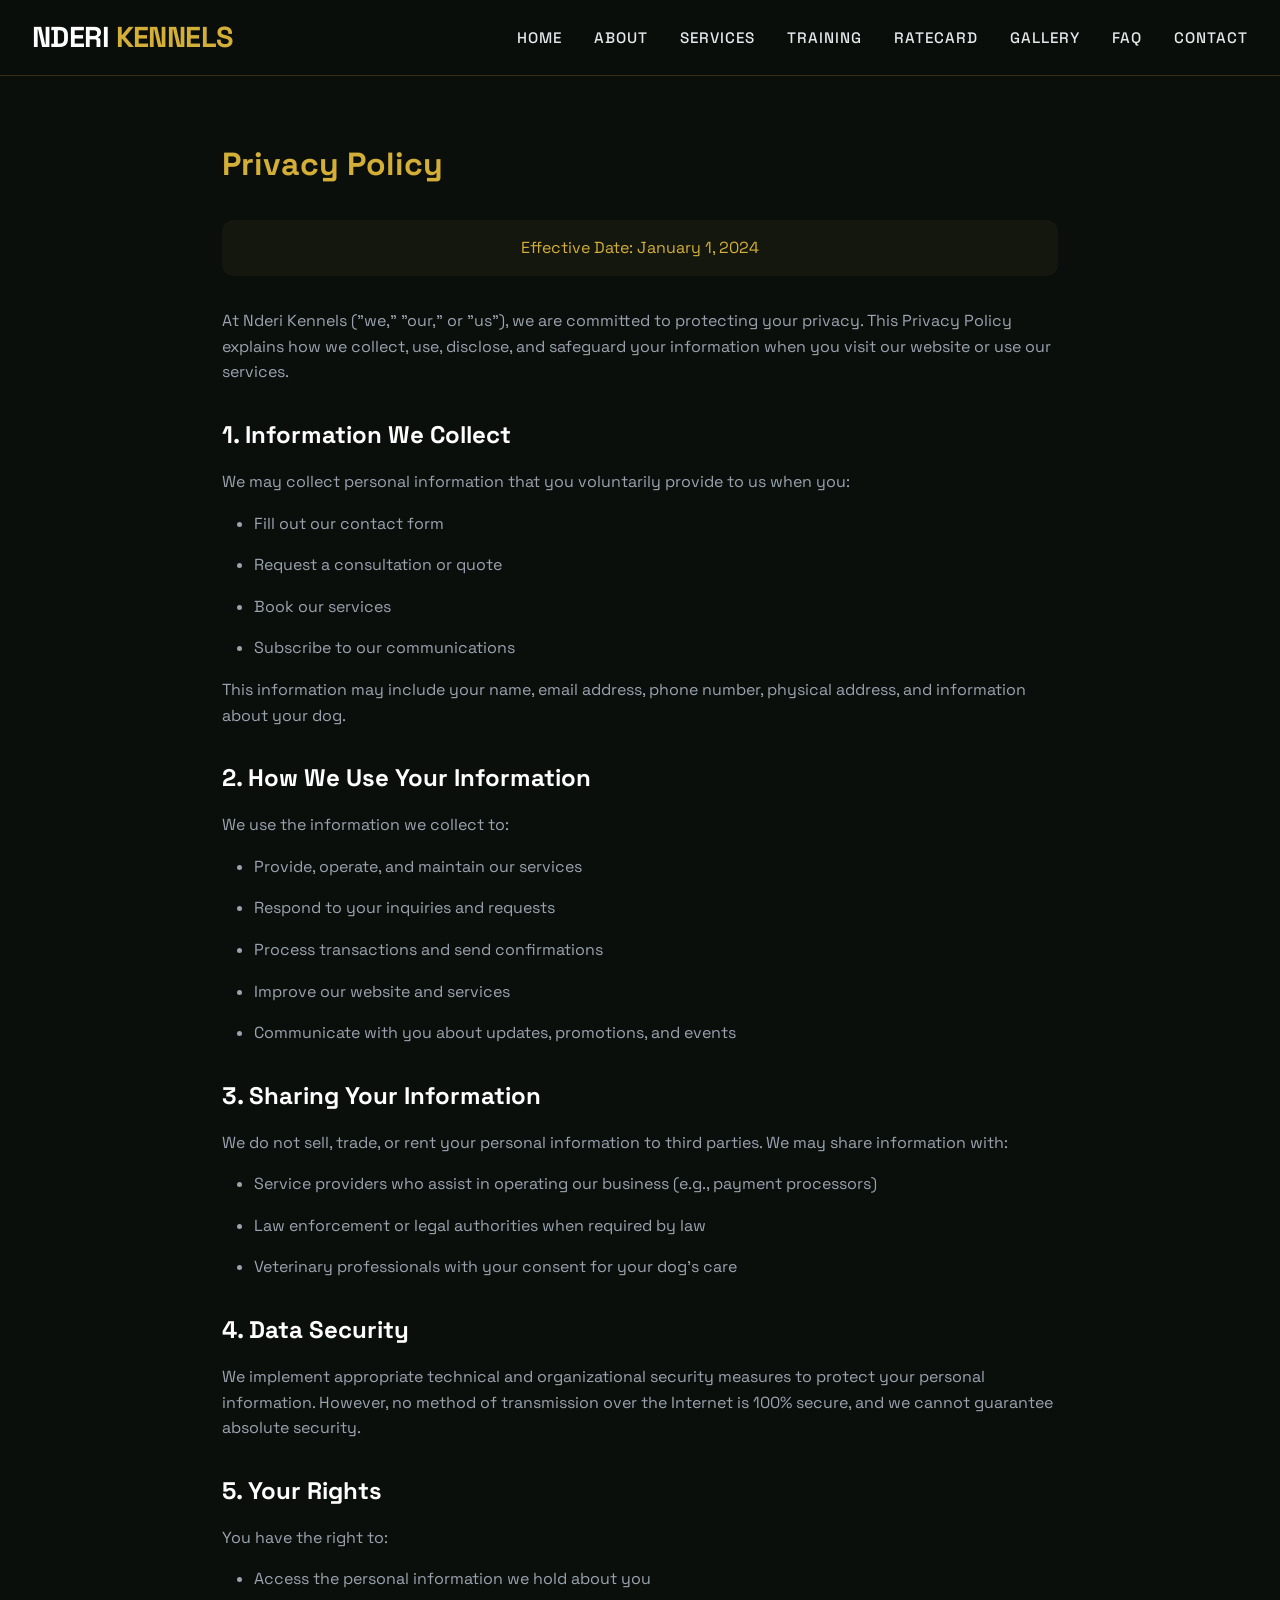
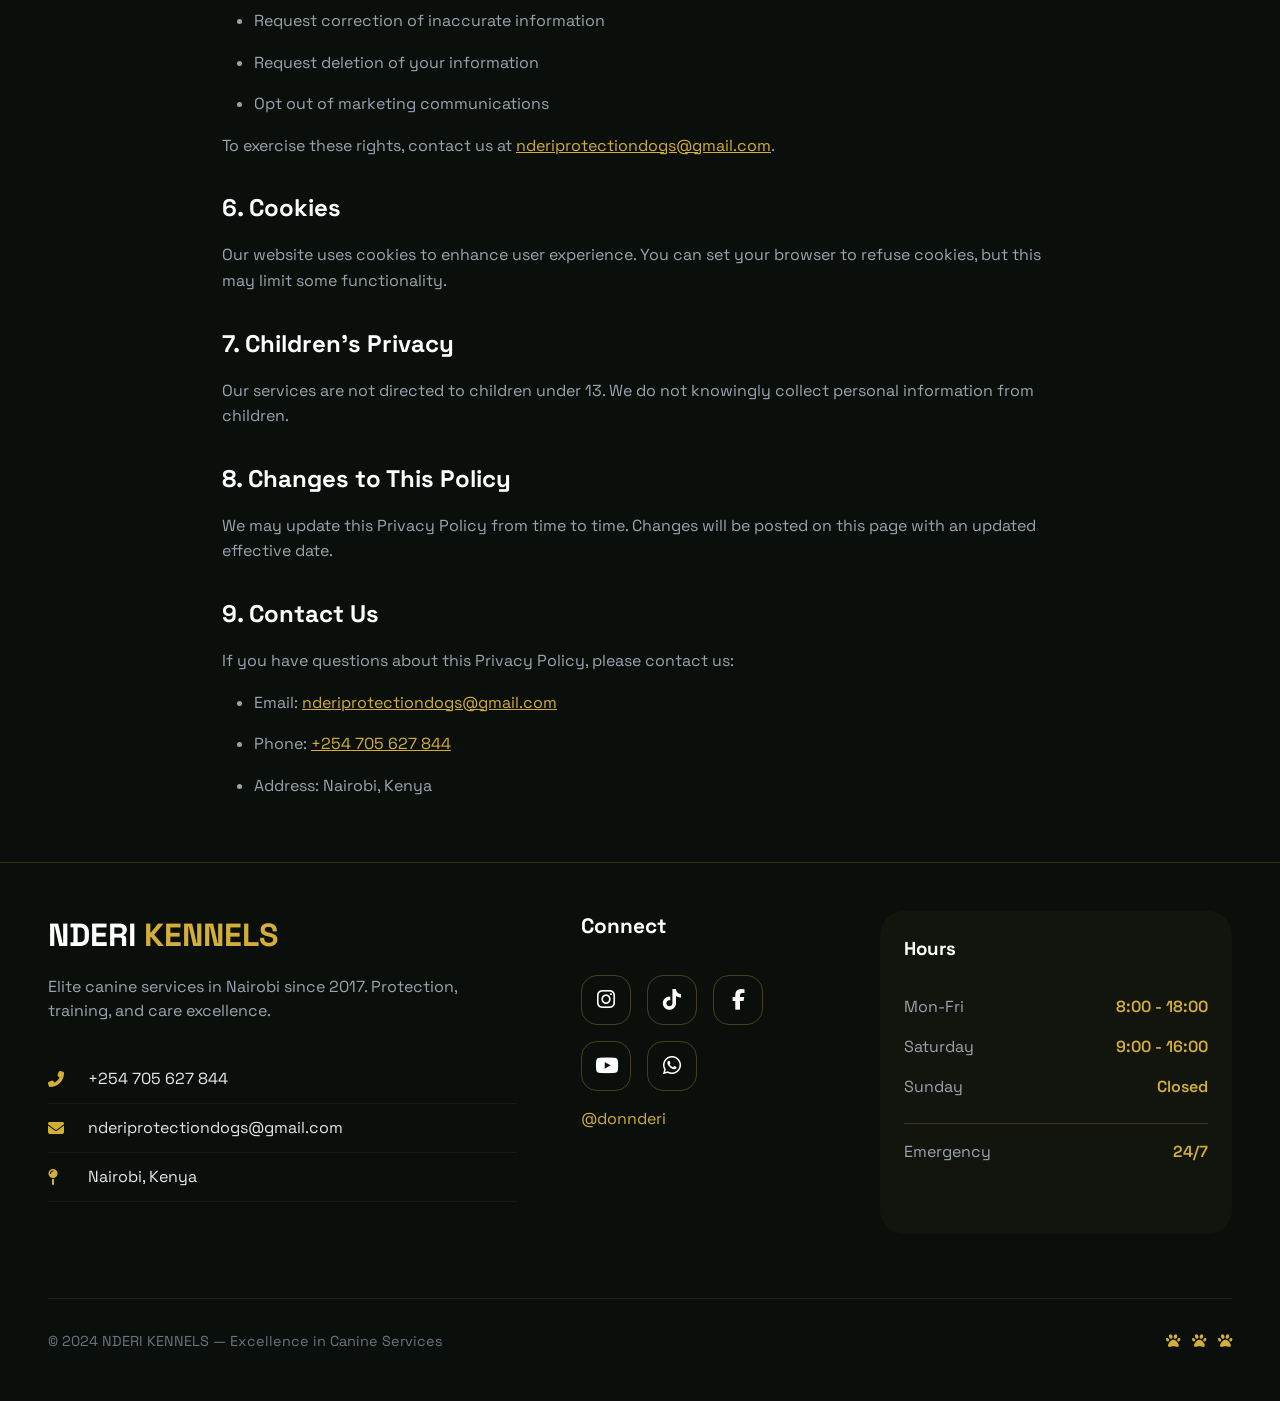
<file: privacy.html>
<!DOCTYPE html>
<html lang="en">
<head>
    <meta charset="UTF-8">
    <meta name="viewport" content="width=device-width, initial-scale=1.0">
    <meta name="description" content="Privacy policy for Nderi Kennels - Learn how we collect, use, and protect your personal information.">
    <!-- Google tag (gtag.js) -->
<script async src="https://www.googletagmanager.com/gtag/js?id=G-FTZJL5EKFZ"></script>
<script>
  window.dataLayer = window.dataLayer || [];
  function gtag(){dataLayer.push(arguments);}
  gtag('js', new Date());

  gtag('config', 'G-FTZJL5EKFZ');
</script>
    <script src="https://analytics.ahrefs.com/analytics.js" data-key="LGLwdLK56E2T27H/+H8c0g" async></script>
    <!-- Facebook Pixel Code --><script>!function(f,b,e,v,n,t,s){if(f.fbq)return;n=f.fbq=function(){n.callMethod?n.callMethod.apply(n,arguments):n.queue.push(arguments)};if(!f._fbq)f._fbq=n;n.push=n;n.loaded=!0;n.version='2.0';n.queue=[];t=b.createElement(e);t.async=!0;t.src=v;s=b.getElementsByTagName(e)[0];s.parentNode.insertBefore(t,s)}(window,document,'script','https://connect.facebook.net/en_US/fbevents.js'); fbq('init', '4290645347855184'); fbq('track', 'PageView');</script><noscript> <img height="1" width="1" src="https://www.facebook.com/tr?id=4290645347855184&ev=PageView&noscript=1"/></noscript><!-- End Facebook Pixel Code -->

    <title>Privacy Policy • Nderi Kennels</title>
    <link rel="preconnect" href="https://fonts.googleapis.com">
    <link rel="preconnect" href="https://fonts.gstatic.com" crossorigin>
    <link rel="canonical" href="https://nderidogservices.netlify.app/current-page.html">
    <link href="https://fonts.googleapis.com/css2?family=Space+Grotesk:wght@300;400;500;600;700;800&family=Inter:wght@400;500;600;700&display=swap" rel="stylesheet">
    <link rel="stylesheet" href="https://cdnjs.cloudflare.com/ajax/libs/font-awesome/6.4.0/css/all.min.css">
    <link rel="stylesheet" href="css/style.css">
    <link rel="canonical" href="https://nderidogservices.netlify.app/privacy.html">
    <style>
        .privacy-container {
            max-width: 900px;
            margin: 4rem auto;
            padding: 0 2rem;
        }
        .privacy-container h1 {
            color: #d4af37;
            margin-bottom: 1rem;
        }
        .privacy-container h2 {
            color: white;
            margin: 2rem 0 1rem;
            font-size: 1.5rem;
        }
        .privacy-container p, .privacy-container li {
            color: #9ca3af;
            line-height: 1.6;
            margin-bottom: 1rem;
        }
        .privacy-container ul {
            margin-left: 2rem;
            margin-bottom: 1rem;
        }
        .effective-date {
            background: rgba(212, 175, 55, 0.05);
            padding: 1rem;
            border-radius: 12px;
            margin: 2rem 0;
            text-align: center;
            color: #d4af37;
        }
    </style>
</head>
<body>
    <nav class="navbar">
        <div class="nav-container">
            <div class="logo">
                <a href="index.html">NDERI <span>KENNELS</span></a>
            </div>
            <button class="mobile-menu-btn" id="mobileMenuBtn">
                <i class="fas fa-bars"></i>
            </button>
           <ul class="nav-links" id="navLinks">
    <li><a href="index.html">Home</a></li>
    <li><a href="about.html">About</a></li>
    <li><a href="services.html">Services</a></li>
    <li><a href="training.html">Training</a></li>
    <li><a href="ratecard.html">Ratecard</a></li>
    <li><a href="gallery.html">Gallery</a></li>
    <li><a href="faq.html">FAQ</a></li>
    <li><a href="contact.html">Contact</a></li>
</ul>
        </div>
    </nav>

    <main>
        <div class="privacy-container">
            <h1>Privacy Policy</h1>
            <div class="effective-date">Effective Date: January 1, 2024</div>

            <p>At Nderi Kennels ("we," "our," or "us"), we are committed to protecting your privacy. This Privacy Policy explains how we collect, use, disclose, and safeguard your information when you visit our website or use our services.</p>

            <h2>1. Information We Collect</h2>
            <p>We may collect personal information that you voluntarily provide to us when you:</p>
            <ul>
                <li>Fill out our contact form</li>
                <li>Request a consultation or quote</li>
                <li>Book our services</li>
                <li>Subscribe to our communications</li>
            </ul>
            <p>This information may include your name, email address, phone number, physical address, and information about your dog.</p>

            <h2>2. How We Use Your Information</h2>
            <p>We use the information we collect to:</p>
            <ul>
                <li>Provide, operate, and maintain our services</li>
                <li>Respond to your inquiries and requests</li>
                <li>Process transactions and send confirmations</li>
                <li>Improve our website and services</li>
                <li>Communicate with you about updates, promotions, and events</li>
            </ul>

            <h2>3. Sharing Your Information</h2>
            <p>We do not sell, trade, or rent your personal information to third parties. We may share information with:</p>
            <ul>
                <li>Service providers who assist in operating our business (e.g., payment processors)</li>
                <li>Law enforcement or legal authorities when required by law</li>
                <li>Veterinary professionals with your consent for your dog's care</li>
            </ul>

            <h2>4. Data Security</h2>
            <p>We implement appropriate technical and organizational security measures to protect your personal information. However, no method of transmission over the Internet is 100% secure, and we cannot guarantee absolute security.</p>

            <h2>5. Your Rights</h2>
            <p>You have the right to:</p>
            <ul>
                <li>Access the personal information we hold about you</li>
                <li>Request correction of inaccurate information</li>
                <li>Request deletion of your information</li>
                <li>Opt out of marketing communications</li>
            </ul>
            <p>To exercise these rights, contact us at <a href="mailto:nderiprotectiondogs@gmail.com" style="color: #d4af37;">nderiprotectiondogs@gmail.com</a>.</p>

            <h2>6. Cookies</h2>
            <p>Our website uses cookies to enhance user experience. You can set your browser to refuse cookies, but this may limit some functionality.</p>

            <h2>7. Children's Privacy</h2>
            <p>Our services are not directed to children under 13. We do not knowingly collect personal information from children.</p>

            <h2>8. Changes to This Policy</h2>
            <p>We may update this Privacy Policy from time to time. Changes will be posted on this page with an updated effective date.</p>

            <h2>9. Contact Us</h2>
            <p>If you have questions about this Privacy Policy, please contact us:</p>
            <ul>
                <li>Email: <a href="mailto:nderiprotectiondogs@gmail.com" style="color: #d4af37;">nderiprotectiondogs@gmail.com</a></li>
                <li>Phone: <a href="tel:+254705627844" style="color: #d4af37;">+254 705 627 844</a></li>
                <li>Address: Nairobi, Kenya</li>
            </ul>
        </div>
    </main>

    <footer class="footer">
        <div class="footer-grid">
            <div class="footer-brand">
                <h2>NDERI <span>KENNELS</span></h2>
                <p style="color: #9ca3af; margin-bottom: 2rem;">Elite canine services in Nairobi since 2017. Protection, training, and care excellence.</p>
                <div class="contact-block">
                    <div class="contact-line">
                        <i class="fas fa-phone-alt"></i>
                        <a href="tel:+254705627844">+254 705 627 844</a>
                    </div>
                    <div class="contact-line">
                        <i class="fas fa-envelope"></i>
                        <a href="mailto:nderiprotectiondogs@gmail.com">nderiprotectiondogs@gmail.com</a>
                    </div>
                    <div class="contact-line">
                        <i class="fas fa-map-pin"></i>
                        <span>Nairobi, Kenya</span>
                    </div>
                </div>
            </div>
            <div>
                <h3 style="color: white; margin-bottom: 1.5rem; font-size: 1.3rem;">Connect</h3>
                <div class="social-grid">
    <a href="https://www.instagram.com/donnderi" target="_blank" rel="noopener noreferrer" class="social-icon"><i class="fab fa-instagram"></i></a>
    <a href="https://www.tiktok.com/@donnderi" target="_blank" rel="noopener noreferrer" class="social-icon"><i class="fab fa-tiktok"></i></a>
    <a href="#" class="social-icon"><i class="fab fa-facebook-f"></i></a>
    <a href="#" class="social-icon"><i class="fab fa-youtube"></i></a>
    <a href="https://wa.me/254705627844" target="_blank" rel="noopener noreferrer" class="social-icon"><i class="fab fa-whatsapp"></i></a>
</div>
                <p style="color: #d4af37; margin-top: 1rem;">@donnderi</p>
            </div>
            <div class="hours-block">
                <h3 style="color: white; margin-bottom: 1.5rem;">Hours</h3>
                <div class="hours-row">
                    <span>Mon-Fri</span>
                    <span class="bold">8:00 - 18:00</span>
                </div>
                <div class="hours-row">
                    <span>Saturday</span>
                    <span class="bold">9:00 - 16:00</span>
                </div>
                <div class="hours-row">
                    <span>Sunday</span>
                    <span class="bold">Closed</span>
                </div>
                <div class="hours-row" style="margin-top: 1rem; padding-top: 1rem; border-top: 1px solid rgba(212,175,55,0.2);">
                    <span>Emergency</span>
                    <span class="bold" style="color: #d4af37;">24/7</span>
                </div>
            </div>
        </div>
        <div class="footer-bottom">
            <div>© 2024 NDERI KENNELS — Excellence in Canine Services</div>
            <div>
                <i class="fas fa-paw" style="color: #d4af37;"></i>
                <i class="fas fa-paw" style="color: #d4af37; margin: 0 0.5rem;"></i>
                <i class="fas fa-paw" style="color: #d4af37;"></i>
            </div>
        </div>
    </footer>

    <script src="js/main.js"></script>
</body>
</html>
</file>
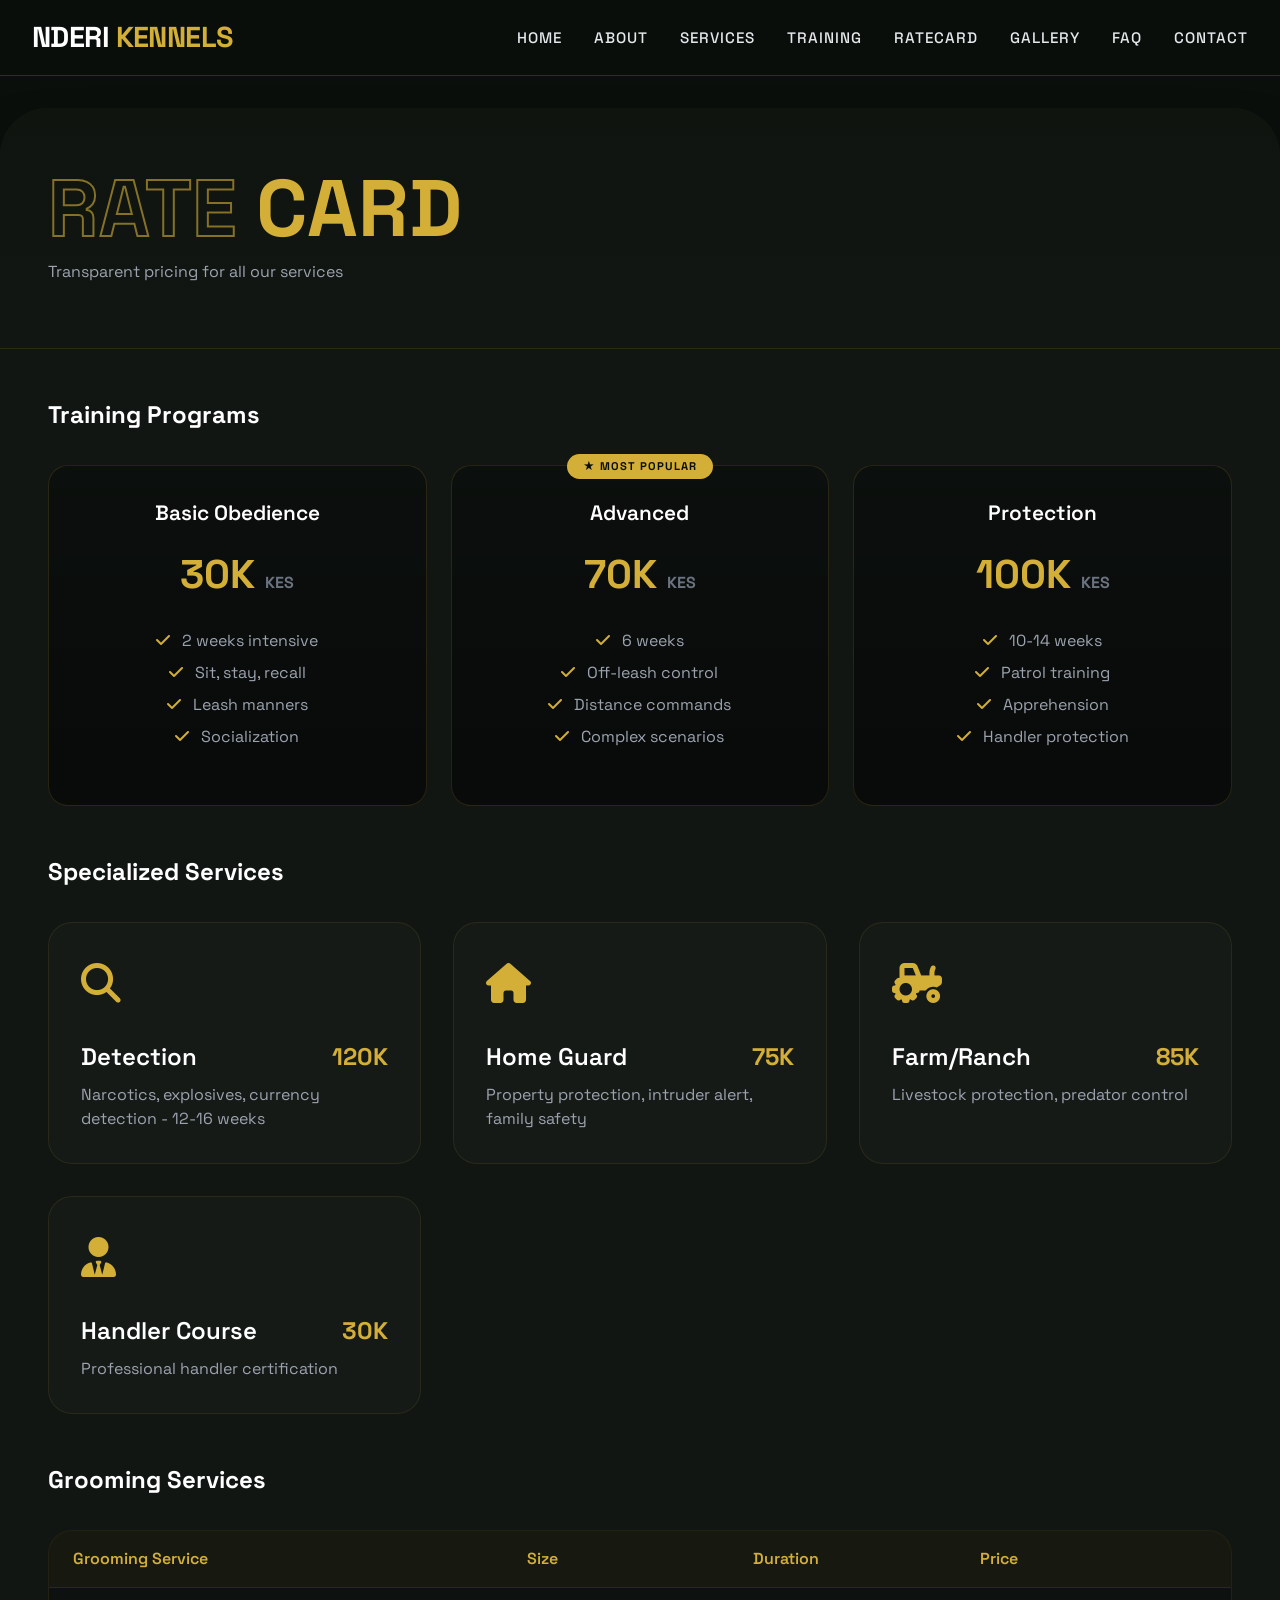
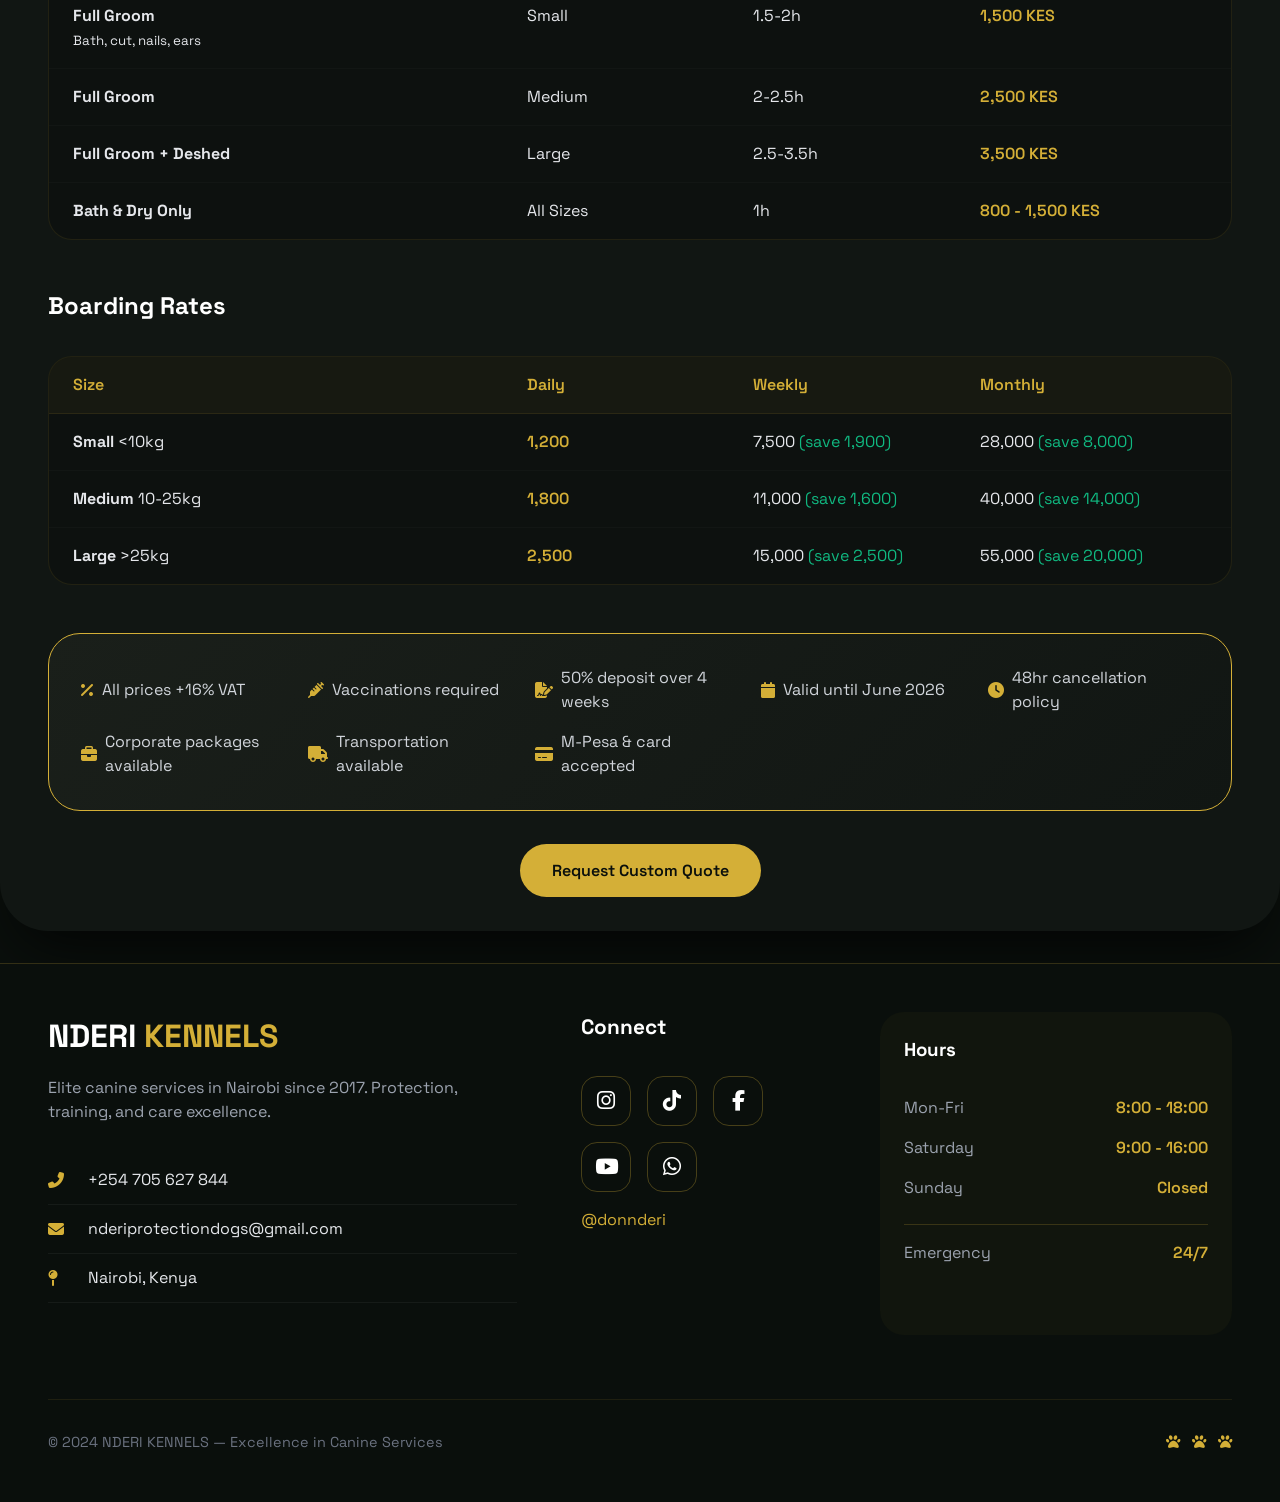
<file: ratecard.html>
<!DOCTYPE html>
<html lang="en">
<head>
    <meta charset="UTF-8">
    <meta name="viewport" content="width=device-width, initial-scale=1.0">
    <meta name="description" content="Nderi Kennels ratecard - Transparent pricing for dog training, protection programs, boarding, grooming, and handler courses in Nairobi, Kenya.">
    <script type="application/ld+json">
{
  "@context": "https://schema.org",
  "@type": "Product",
  "name": "Dog Training Services",
  "offers": [
    {"@type": "Offer", "name": "Basic Obedience", "price": "30000", "priceCurrency": "KES"},
    {"@type": "Offer", "name": "Advanced Training", "price": "70000", "priceCurrency": "KES"},
    {"@type": "Offer", "name": "Protection Training", "price": "100000", "priceCurrency": "KES"}
  ]
}
</script>
<!-- Google tag (gtag.js) -->
<script async src="https://www.googletagmanager.com/gtag/js?id=G-FTZJL5EKFZ"></script>
<script>
  window.dataLayer = window.dataLayer || [];
  function gtag(){dataLayer.push(arguments);}
  gtag('js', new Date());

  gtag('config', 'G-FTZJL5EKFZ');
</script>
    <script src="https://analytics.ahrefs.com/analytics.js" data-key="LGLwdLK56E2T27H/+H8c0g" async></script>
    <!-- Facebook Pixel Code --><script>!function(f,b,e,v,n,t,s){if(f.fbq)return;n=f.fbq=function(){n.callMethod?n.callMethod.apply(n,arguments):n.queue.push(arguments)};if(!f._fbq)f._fbq=n;n.push=n;n.loaded=!0;n.version='2.0';n.queue=[];t=b.createElement(e);t.async=!0;t.src=v;s=b.getElementsByTagName(e)[0];s.parentNode.insertBefore(t,s)}(window,document,'script','https://connect.facebook.net/en_US/fbevents.js'); fbq('init', '4290645347855184'); fbq('track', 'PageView');</script><noscript> <img height="1" width="1" src="https://www.facebook.com/tr?id=4290645347855184&ev=PageView&noscript=1"/></noscript><!-- End Facebook Pixel Code -->

    <title>Ratecard • Nderi Kennels Pricing</title>
    <link rel="preconnect" href="https://fonts.googleapis.com">
    <link rel="canonical" href="https://nderidogservices.netlify.app/current-page.html">
    <link rel="preconnect" href="https://fonts.gstatic.com" crossorigin>
    <link href="https://fonts.googleapis.com/css2?family=Space+Grotesk:wght@300;400;500;600;700;800&family=Inter:wght@400;500;600;700&display=swap" rel="stylesheet">
    <link rel="stylesheet" href="https://cdnjs.cloudflare.com/ajax/libs/font-awesome/6.4.0/css/all.min.css">
    <link rel="stylesheet" href="css/style.css">
    <style>
        .rate-card-container {
            max-width: 1400px;
            margin: 2rem auto;
            background: #111613;
            border-radius: 48px;
            box-shadow: 0 30px 60px -20px rgba(0,0,0,0.8);
            overflow: hidden;
        }

        .hero-rate {
            padding: 4rem 3rem;
            background: linear-gradient(180deg, #0f140f 0%, #111613 100%);
            border-bottom: 1px solid rgba(212, 175, 55, 0.15);
        }

        .hero-rate h1 {
            font-size: clamp(3rem, 10vw, 5rem);
            font-weight: 800;
            line-height: 0.9;
            text-transform: uppercase;
            color: transparent;
            -webkit-text-stroke: 2px rgba(212, 175, 55, 0.6);
        }

        .hero-rate h1 span {
            color: #d4af37;
            -webkit-text-stroke: 0;
        }

        .content-rate {
            padding: 3rem;
        }

        .tier-grid {
            display: grid;
            grid-template-columns: repeat(3, 1fr);
            gap: 1.5rem;
            margin: 2rem 0;
        }

        .tier-card {
            background: linear-gradient(180deg, rgba(0,0,0,0.3) 0%, rgba(0,0,0,0.5) 100%);
            border-radius: 20px;
            padding: 2rem 1.5rem;
            text-align: center;
            border: 1px solid rgba(212, 175, 55, 0.15);
            position: relative;
            transition: all 0.3s ease;
        }

        .tier-card:hover {
            transform: translateY(-5px);
            border-color: rgba(212, 175, 55, 0.3);
        }

        .tier-card.popular::before {
            content: '★ MOST POPULAR';
            position: absolute;
            top: -12px;
            left: 50%;
            transform: translateX(-50%);
            background: #d4af37;
            color: #0a0f0c;
            font-size: 0.7rem;
            font-weight: 700;
            padding: 0.25rem 1rem;
            border-radius: 100px;
            letter-spacing: 1px;
        }

        .tier-name {
            font-size: 1.3rem;
            font-weight: 600;
            color: white;
            margin-bottom: 1rem;
        }

        .tier-price {
            font-size: 2.5rem;
            font-weight: 700;
            color: #d4af37;
            margin-bottom: 1rem;
        }

        .tier-price small {
            font-size: 1rem;
            color: #6b7280;
        }

        .tier-features {
            list-style: none;
            margin: 1.5rem 0;
            color: #9ca3af;
        }

        .tier-features li {
            margin: 0.5rem 0;
        }

        .tier-features i {
            color: #d4af37;
            margin-right: 0.5rem;
        }

        .service-grid {
            display: grid;
            grid-template-columns: repeat(auto-fit, minmax(350px, 1fr));
            gap: 2rem;
            margin: 2rem 0;
        }

        .service-card {
            background: rgba(255, 255, 255, 0.02);
            border: 1px solid rgba(212, 175, 55, 0.1);
            border-radius: 24px;
            padding: 2rem;
            transition: all 0.3s ease;
        }

        .service-card:hover {
            border-color: rgba(212, 175, 55, 0.3);
            transform: translateY(-4px);
        }

        .card-icon {
            font-size: 2.5rem;
            margin-bottom: 1.5rem;
            color: #d4af37;
        }

        .card-title {
            font-size: 1.5rem;
            font-weight: 600;
            color: white;
            display: flex;
            justify-content: space-between;
            align-items: center;
            flex-wrap: wrap;
            margin-bottom: 0.5rem;
        }

        .card-price {
            color: #d4af37;
            font-weight: 700;
            font-size: 1.5rem;
        }

        .card-desc {
            color: #9ca3af;
            margin-top: 0.5rem;
        }

        .price-block {
            background: rgba(0,0,0,0.2);
            border-radius: 24px;
            margin: 2rem 0;
            border: 1px solid rgba(212, 175, 55, 0.1);
            overflow: hidden;
        }

        .price-header {
            display: grid;
            grid-template-columns: 2fr 1fr 1fr 1fr;
            padding: 1rem 1.5rem;
            background: rgba(212, 175, 55, 0.05);
            border-bottom: 1px solid rgba(212, 175, 55, 0.1);
            color: #d4af37;
            font-weight: 600;
        }

        .price-row {
            display: grid;
            grid-template-columns: 2fr 1fr 1fr 1fr;
            padding: 1rem 1.5rem;
            border-bottom: 1px solid rgba(255,255,255,0.02);
            transition: background 0.3s ease;
        }

        .price-row:hover {
            background: rgba(212, 175, 55, 0.03);
        }

        .price-row:last-child {
            border-bottom: none;
        }

        .price-amount {
            color: #d4af37;
            font-weight: 600;
        }

        .notice-board {
            background: linear-gradient(135deg, #1a1f1a 0%, #111613 100%);
            border: 1px solid #d4af37;
            border-radius: 32px;
            padding: 2rem;
            margin: 3rem 0;
        }

        .notice-grid {
            display: grid;
            grid-template-columns: repeat(auto-fit, minmax(200px, 1fr));
            gap: 1rem;
        }

        .notice-item {
            display: flex;
            align-items: center;
            gap: 0.5rem;
            color: #d1d5db;
        }

        .notice-item i {
            color: #d4af37;
        }

        @media (max-width: 768px) {
            .tier-grid {
                grid-template-columns: 1fr;
            }

            .price-header, .price-row {
                grid-template-columns: 1fr;
                gap: 0.5rem;
            }

            .content-rate {
                padding: 1.5rem;
            }

            .hero-rate {
                padding: 2rem 1.5rem;
            }
        }
    </style>
</head>
<body>
    <nav class="navbar">
        <div class="nav-container">
            <div class="logo">
                <a href="index.html">NDERI <span>KENNELS</span></a>
            </div>
            <button class="mobile-menu-btn" id="mobileMenuBtn">
                <i class="fas fa-bars"></i>
            </button>
            <ul class="nav-links" id="navLinks">
    <li><a href="index.html">Home</a></li>
    <li><a href="about.html">About</a></li>
    <li><a href="services.html">Services</a></li>
    <li><a href="training.html">Training</a></li>
    <li><a href="ratecard.html">Ratecard</a></li>
    <li><a href="gallery.html">Gallery</a></li>
    <li><a href="faq.html">FAQ</a></li>
    <li><a href="contact.html">Contact</a></li>
</ul>
        </div>
    </nav>

    <main>
        <div class="rate-card-container">
            <div class="hero-rate">
                <h1>RATE <span>CARD</span></h1>
                <p style="color: #9ca3af; margin-top: 1rem;">Transparent pricing for all our services</p>
            </div>

            <div class="content-rate">
                <!-- Training Tiers -->
                <h2 style="color: white; margin-bottom: 1rem;">Training Programs</h2>
                <div class="tier-grid">
                    <div class="tier-card">
                        <div class="tier-name">Basic Obedience</div>
                        <div class="tier-price">30K <small>KES</small></div>
                        <ul class="tier-features">
                            <li><i class="fas fa-check"></i> 2 weeks intensive</li>
                            <li><i class="fas fa-check"></i> Sit, stay, recall</li>
                            <li><i class="fas fa-check"></i> Leash manners</li>
                            <li><i class="fas fa-check"></i> Socialization</li>
                        </ul>
                    </div>
                    <div class="tier-card popular">
                        <div class="tier-name">Advanced</div>
                        <div class="tier-price">70K <small>KES</small></div>
                        <ul class="tier-features">
                            <li><i class="fas fa-check"></i> 6 weeks</li>
                            <li><i class="fas fa-check"></i> Off-leash control</li>
                            <li><i class="fas fa-check"></i> Distance commands</li>
                            <li><i class="fas fa-check"></i> Complex scenarios</li>
                        </ul>
                    </div>
                    <div class="tier-card">
                        <div class="tier-name">Protection</div>
                        <div class="tier-price">100K <small>KES</small></div>
                        <ul class="tier-features">
                            <li><i class="fas fa-check"></i> 10-14 weeks</li>
                            <li><i class="fas fa-check"></i> Patrol training</li>
                            <li><i class="fas fa-check"></i> Apprehension</li>
                            <li><i class="fas fa-check"></i> Handler protection</li>
                        </ul>
                    </div>
                </div>

                <!-- Specialized Services -->
                <h2 style="color: white; margin: 3rem 0 1rem;">Specialized Services</h2>
                <div class="service-grid">
                    <div class="service-card">
                        <div class="card-icon"><i class="fas fa-search"></i></div>
                        <div class="card-title">
                            Detection
                            <span class="card-price">120K</span>
                        </div>
                        <div class="card-desc">Narcotics, explosives, currency detection - 12-16 weeks</div>
                    </div>
                    <div class="service-card">
                        <div class="card-icon"><i class="fas fa-home"></i></div>
                        <div class="card-title">
                            Home Guard
                            <span class="card-price">75K</span>
                        </div>
                        <div class="card-desc">Property protection, intruder alert, family safety</div>
                    </div>
                    <div class="service-card">
                        <div class="card-icon"><i class="fas fa-tractor"></i></div>
                        <div class="card-title">
                            Farm/Ranch
                            <span class="card-price">85K</span>
                        </div>
                        <div class="card-desc">Livestock protection, predator control</div>
                    </div>
                    <div class="service-card">
                        <div class="card-icon"><i class="fas fa-user-tie"></i></div>
                        <div class="card-title">
                            Handler Course
                            <span class="card-price">30K</span>
                        </div>
                        <div class="card-desc">Professional handler certification</div>
                    </div>
                </div>

                <!-- Grooming -->
                <h2 style="color: white; margin: 3rem 0 1rem;">Grooming Services</h2>
                <div class="price-block">
                    <div class="price-header">
                        <div>Grooming Service</div>
                        <div>Size</div>
                        <div>Duration</div>
                        <div>Price</div>
                    </div>
                    <div class="price-row">
                        <div><strong>Full Groom</strong><br><small>Bath, cut, nails, ears</small></div>
                        <div>Small</div>
                        <div>1.5-2h</div>
                        <div class="price-amount">1,500 KES</div>
                    </div>
                    <div class="price-row">
                        <div><strong>Full Groom</strong></div>
                        <div>Medium</div>
                        <div>2-2.5h</div>
                        <div class="price-amount">2,500 KES</div>
                    </div>
                    <div class="price-row">
                        <div><strong>Full Groom + Deshed</strong></div>
                        <div>Large</div>
                        <div>2.5-3.5h</div>
                        <div class="price-amount">3,500 KES</div>
                    </div>
                    <div class="price-row">
                        <div><strong>Bath & Dry Only</strong></div>
                        <div>All Sizes</div>
                        <div>1h</div>
                        <div class="price-amount">800 - 1,500 KES</div>
                    </div>
                </div>

                <!-- Boarding -->
                <h2 style="color: white; margin: 3rem 0 1rem;">Boarding Rates</h2>
                <div class="price-block">
                    <div class="price-header">
                        <div>Size</div>
                        <div>Daily</div>
                        <div>Weekly</div>
                        <div>Monthly</div>
                    </div>
                    <div class="price-row">
                        <div><strong>Small</strong> &lt;10kg</div>
                        <div class="price-amount">1,200</div>
                        <div>7,500 <span style="color:#10b981;">(save 1,900)</span></div>
                        <div>28,000 <span style="color:#10b981;">(save 8,000)</span></div>
                    </div>
                    <div class="price-row">
                        <div><strong>Medium</strong> 10-25kg</div>
                        <div class="price-amount">1,800</div>
                        <div>11,000 <span style="color:#10b981;">(save 1,600)</span></div>
                        <div>40,000 <span style="color:#10b981;">(save 14,000)</span></div>
                    </div>
                    <div class="price-row">
                        <div><strong>Large</strong> &gt;25kg</div>
                        <div class="price-amount">2,500</div>
                        <div>15,000 <span style="color:#10b981;">(save 2,500)</span></div>
                        <div>55,000 <span style="color:#10b981;">(save 20,000)</span></div>
                    </div>
                </div>

                <!-- Notice Board -->
                <div class="notice-board">
                    <div class="notice-grid">
                        <div class="notice-item"><i class="fas fa-percent"></i> All prices +16% VAT</div>
                        <div class="notice-item"><i class="fas fa-syringe"></i> Vaccinations required</div>
                        <div class="notice-item"><i class="fas fa-file-signature"></i> 50% deposit over 4 weeks</div>
                        <div class="notice-item"><i class="fas fa-calendar"></i> Valid until June 2026</div>
                        <div class="notice-item"><i class="fas fa-clock"></i> 48hr cancellation policy</div>
                        <div class="notice-item"><i class="fas fa-briefcase"></i> Corporate packages available</div>
                        <div class="notice-item"><i class="fas fa-truck"></i> Transportation available</div>
                        <div class="notice-item"><i class="fas fa-credit-card"></i> M-Pesa & card accepted</div>
                    </div>
                </div>

                <div style="text-align: center; margin-top: 2rem;">
                    <a href="contact.html" class="btn btn-primary">Request Custom Quote</a>
                </div>
            </div>
        </div>
    </main>

    <footer class="footer">
        <div class="footer-grid">
            <div class="footer-brand">
                <h2>NDERI <span>KENNELS</span></h2>
                <p style="color: #9ca3af; margin-bottom: 2rem;">Elite canine services in Nairobi since 2017. Protection, training, and care excellence.</p>
                <div class="contact-block">
                    <div class="contact-line">
                        <i class="fas fa-phone-alt"></i>
                        <a href="tel:+254705627844">+254 705 627 844</a>
                    </div>
                    <div class="contact-line">
                        <i class="fas fa-envelope"></i>
                        <a href="mailto:nderiprotectiondogs@gmail.com">nderiprotectiondogs@gmail.com</a>
                    </div>
                    <div class="contact-line">
                        <i class="fas fa-map-pin"></i>
                        <span>Nairobi, Kenya</span>
                    </div>
                </div>
            </div>
            <div>
                <h3 style="color: white; margin-bottom: 1.5rem; font-size: 1.3rem;">Connect</h3>
              <div class="social-grid">
    <a href="https://www.instagram.com/donnderi" target="_blank" rel="noopener noreferrer" class="social-icon"><i class="fab fa-instagram"></i></a>
    <a href="https://www.tiktok.com/@donnderi" target="_blank" rel="noopener noreferrer" class="social-icon"><i class="fab fa-tiktok"></i></a>
    <a href="#" class="social-icon"><i class="fab fa-facebook-f"></i></a>
    <a href="#" class="social-icon"><i class="fab fa-youtube"></i></a>
    <a href="https://wa.me/254705627844" target="_blank" rel="noopener noreferrer" class="social-icon"><i class="fab fa-whatsapp"></i></a>
</div>
                <p style="color: #d4af37; margin-top: 1rem;">@donnderi</p>
            </div>
            <div class="hours-block">
                <h3 style="color: white; margin-bottom: 1.5rem;">Hours</h3>
                <div class="hours-row">
                    <span>Mon-Fri</span>
                    <span class="bold">8:00 - 18:00</span>
                </div>
                <div class="hours-row">
                    <span>Saturday</span>
                    <span class="bold">9:00 - 16:00</span>
                </div>
                <div class="hours-row">
                    <span>Sunday</span>
                    <span class="bold">Closed</span>
                </div>
                <div class="hours-row" style="margin-top: 1rem; padding-top: 1rem; border-top: 1px solid rgba(212,175,55,0.2);">
                    <span>Emergency</span>
                    <span class="bold" style="color: #d4af37;">24/7</span>
                </div>
            </div>
        </div>
        <div class="footer-bottom">
            <div>© 2024 NDERI KENNELS — Excellence in Canine Services</div>
            <div>
                <i class="fas fa-paw" style="color: #d4af37;"></i>
                <i class="fas fa-paw" style="color: #d4af37; margin: 0 0.5rem;"></i>
                <i class="fas fa-paw" style="color: #d4af37;"></i>
            </div>
        </div>
    </footer>

    <script src="js/main.js"></script>
</body>
</html>
</file>
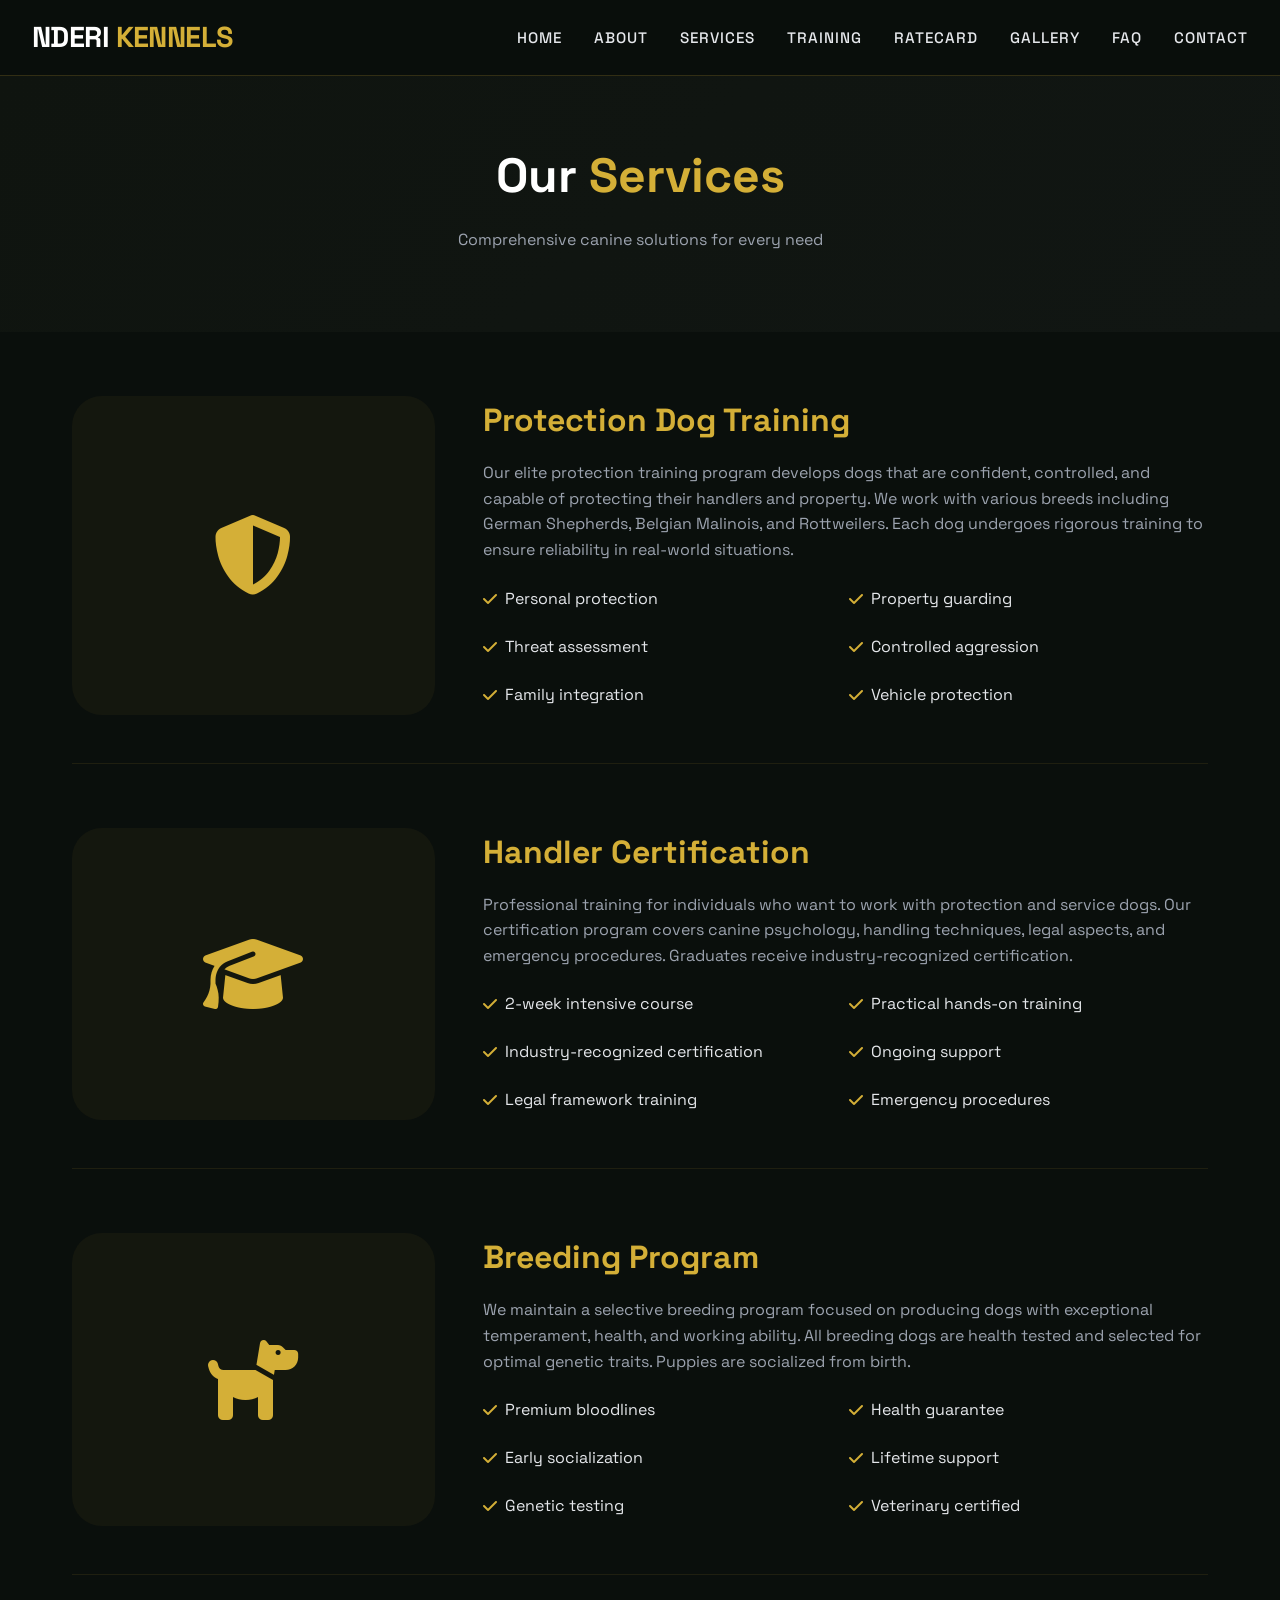
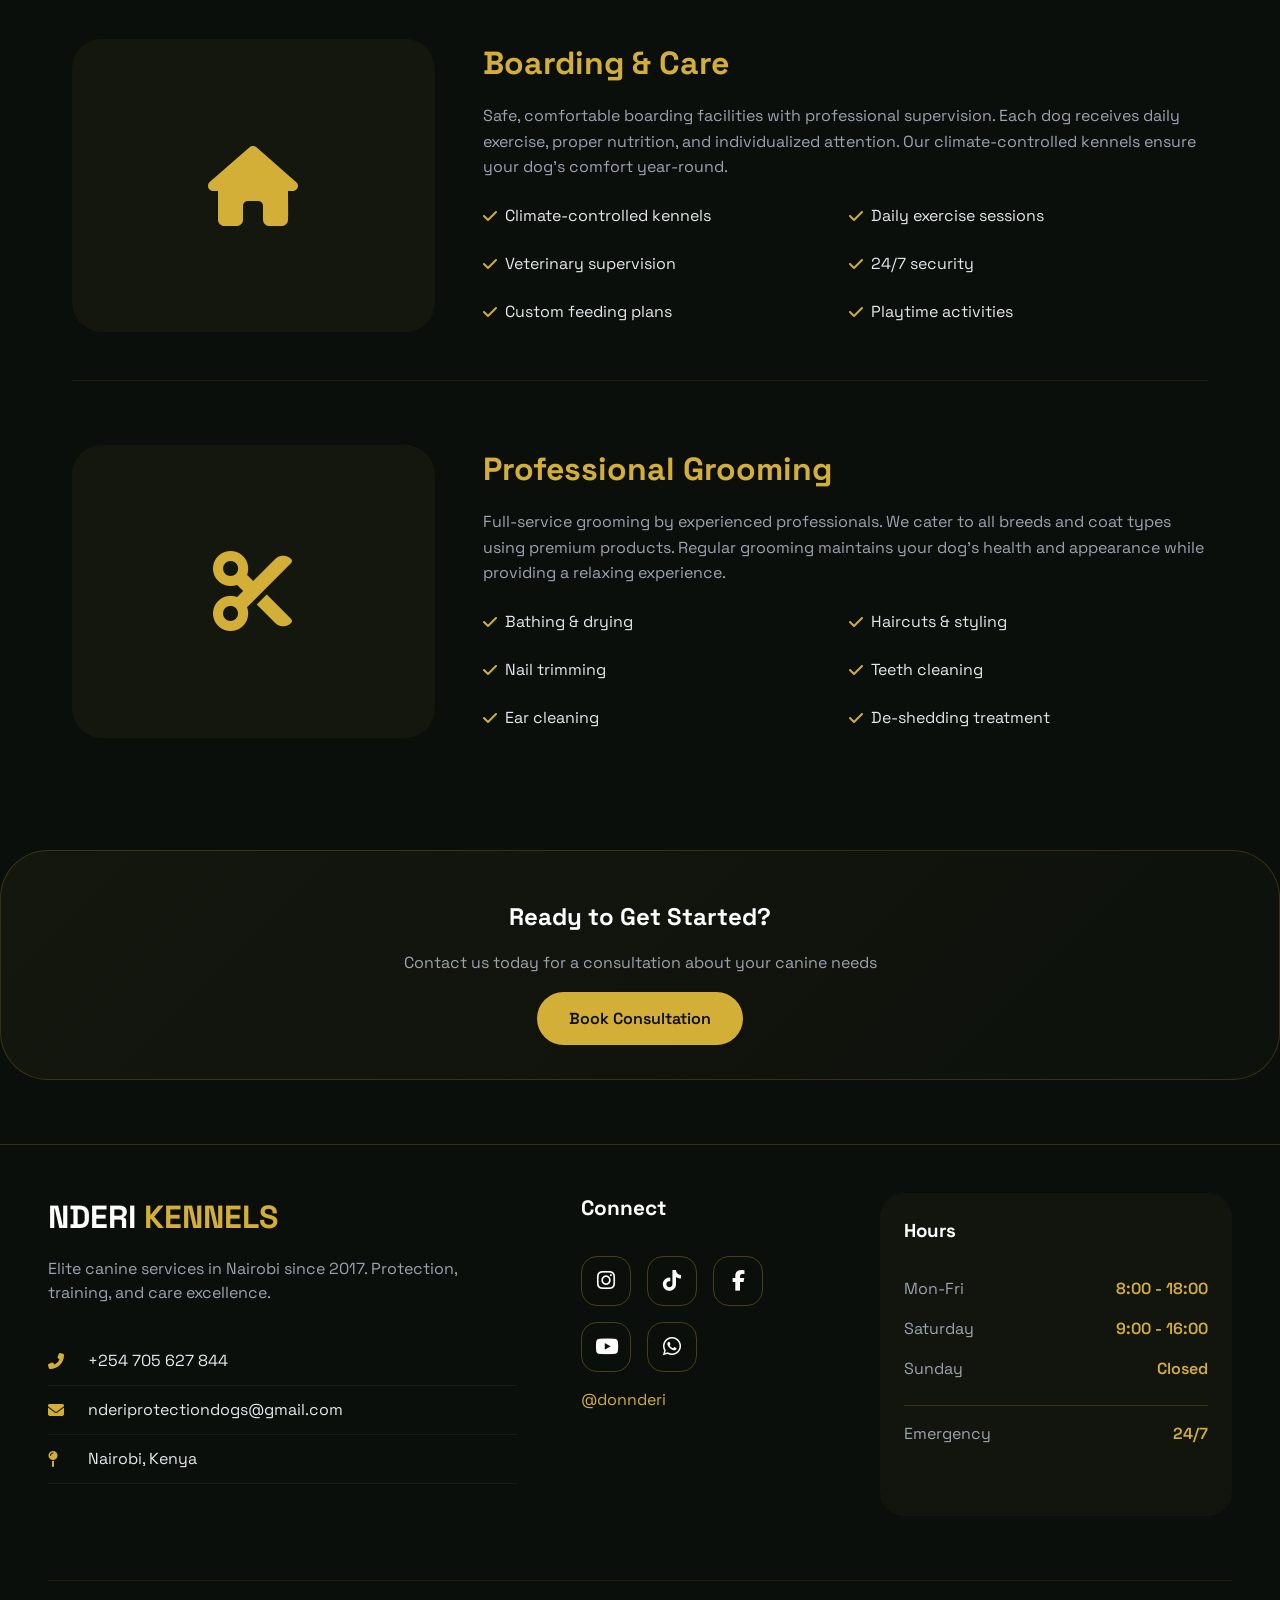
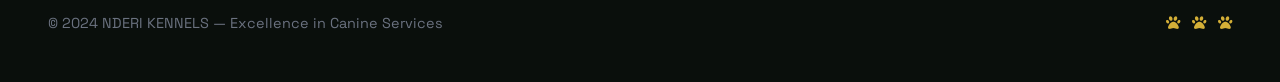
<file: services.html>
<!DOCTYPE html>
<html lang="en">
<head>
    <meta charset="UTF-8">
    <meta name="viewport" content="width=device-width, initial-scale=1.0">
    <meta name="description" content="Comprehensive canine services including protection training, handler certification, breeding, boarding, and grooming at Nderi Kennels in Nairobi.">
    <script type="application/ld+json">
{
  "@context": "https://schema.org",
  "@type": "ItemList",
  "itemListElement": [
    {"@type": "ListItem", "position": 1, "name": "Protection Dog Training"},
    {"@type": "ListItem", "position": 2, "name": "Handler Certification"},
    {"@type": "ListItem", "position": 3, "name": "Breeding Program"},
    {"@type": "ListItem", "position": 4, "name": "Boarding & Care"},
    {"@type": "ListItem", "position": 5, "name": "Professional Grooming"}
  ]
}
</script>
<!-- Google tag (gtag.js) -->
<script async src="https://www.googletagmanager.com/gtag/js?id=G-FTZJL5EKFZ"></script>
<script>
  window.dataLayer = window.dataLayer || [];
  function gtag(){dataLayer.push(arguments);}
  gtag('js', new Date());

  gtag('config', 'G-FTZJL5EKFZ');
</script>
    <script src="https://analytics.ahrefs.com/analytics.js" data-key="LGLwdLK56E2T27H/+H8c0g" async></script>
<!-- Facebook Pixel Code --><script>!function(f,b,e,v,n,t,s){if(f.fbq)return;n=f.fbq=function(){n.callMethod?n.callMethod.apply(n,arguments):n.queue.push(arguments)};if(!f._fbq)f._fbq=n;n.push=n;n.loaded=!0;n.version='2.0';n.queue=[];t=b.createElement(e);t.async=!0;t.src=v;s=b.getElementsByTagName(e)[0];s.parentNode.insertBefore(t,s)}(window,document,'script','https://connect.facebook.net/en_US/fbevents.js'); fbq('init', '4290645347855184'); fbq('track', 'PageView');</script><noscript> <img height="1" width="1" src="https://www.facebook.com/tr?id=4290645347855184&ev=PageView&noscript=1"/></noscript><!-- End Facebook Pixel Code -->
    
    <title>Services • Nderi Kennels</title>
    <link rel="preconnect" href="https://fonts.googleapis.com">
    <link rel="canonical" href="https://nderidogservices.netlify.app/current-page.html">
    <link rel="preconnect" href="https://fonts.gstatic.com" crossorigin>
    <link href="https://fonts.googleapis.com/css2?family=Space+Grotesk:wght@300;400;500;600;700;800&family=Inter:wght@400;500;600;700&display=swap" rel="stylesheet">
    <link rel="stylesheet" href="https://cdnjs.cloudflare.com/ajax/libs/font-awesome/6.4.0/css/all.min.css">
    <link rel="stylesheet" href="css/style.css">
    <style>
        .services-hero {
            background: linear-gradient(135deg, #0f140f 0%, #111613 100%);
            padding: 4rem 2rem;
            text-align: center;
        }

        .services-hero h1 {
            font-size: 3rem;
            color: white;
        }

        .services-hero h1 span {
            color: #d4af37;
        }

        .services-list {
            max-width: 1200px;
            margin: 4rem auto;
            padding: 0 2rem;
        }

        .service-detail {
            display: grid;
            grid-template-columns: 1fr 2fr;
            gap: 3rem;
            margin-bottom: 4rem;
            padding-bottom: 3rem;
            border-bottom: 1px solid rgba(212, 175, 55, 0.1);
            transition: all 0.3s ease;
        }

        .service-detail:last-child {
            border-bottom: none;
        }

        .service-detail:hover {
            transform: translateX(10px);
        }

        .service-icon-large {
            font-size: 5rem;
            color: #d4af37;
            text-align: center;
            background: rgba(212, 175, 55, 0.05);
            border-radius: 30px;
            padding: 2rem;
            display: flex;
            align-items: center;
            justify-content: center;
        }

        .service-info h2 {
            color: #d4af37;
            margin-bottom: 1rem;
            font-size: 2rem;
        }

        .service-info p {
            color: #9ca3af;
            line-height: 1.6;
            margin-bottom: 1rem;
        }

        .service-features {
            list-style: none;
            margin-top: 1rem;
            display: grid;
            grid-template-columns: repeat(2, 1fr);
            gap: 0.5rem;
        }

        .service-features li {
            margin: 0.5rem 0;
            color: #e5e7eb;
            display: flex;
            align-items: center;
        }

        .service-features i {
            color: #d4af37;
            margin-right: 0.5rem;
        }

        .cta-services {
            text-align: center;
            margin: 4rem auto;
            padding: 3rem;
            background: linear-gradient(135deg, rgba(212, 175, 55, 0.05), rgba(212, 175, 55, 0.02));
            border-radius: 48px;
            border: 1px solid rgba(212, 175, 55, 0.2);
        }

        @media (max-width: 768px) {
            .service-detail {
                grid-template-columns: 1fr;
                text-align: center;
                gap: 1rem;
            }

            .service-features {
                text-align: left;
                grid-template-columns: 1fr;
            }

            .service-icon-large {
                padding: 1rem;
            }
        }
    </style>
</head>
<body>
    <nav class="navbar">
        <div class="nav-container">
            <div class="logo">
                <a href="index.html">NDERI <span>KENNELS</span></a>
            </div>
            <button class="mobile-menu-btn" id="mobileMenuBtn">
                <i class="fas fa-bars"></i>
            </button>
           <ul class="nav-links" id="navLinks">
    <li><a href="index.html">Home</a></li>
    <li><a href="about.html">About</a></li>
    <li><a href="services.html">Services</a></li>
    <li><a href="training.html">Training</a></li>
    <li><a href="ratecard.html">Ratecard</a></li>
    <li><a href="gallery.html">Gallery</a></li>
    <li><a href="faq.html">FAQ</a></li>
    <li><a href="contact.html">Contact</a></li>
</ul>
        </div>
    </nav>

    <main>
        <div class="services-hero">
            <h1>Our <span>Services</span></h1>
            <p style="color: #9ca3af; max-width: 600px; margin: 1rem auto;">Comprehensive canine solutions for every need</p>
        </div>

        <div class="services-list">
            <div class="service-detail">
                <div class="service-icon-large">
                    <i class="fas fa-shield-alt"></i>
                </div>
                <div class="service-info">
                    <h2>Protection Dog Training</h2>
                    <p>Our elite protection training program develops dogs that are confident, controlled, and capable of protecting their handlers and property. We work with various breeds including German Shepherds, Belgian Malinois, and Rottweilers. Each dog undergoes rigorous training to ensure reliability in real-world situations.</p>
                    <ul class="service-features">
                        <li><i class="fas fa-check"></i> Personal protection</li>
                        <li><i class="fas fa-check"></i> Property guarding</li>
                        <li><i class="fas fa-check"></i> Threat assessment</li>
                        <li><i class="fas fa-check"></i> Controlled aggression</li>
                        <li><i class="fas fa-check"></i> Family integration</li>
                        <li><i class="fas fa-check"></i> Vehicle protection</li>
                    </ul>
                </div>
            </div>

            <div class="service-detail">
                <div class="service-icon-large">
                    <i class="fas fa-graduation-cap"></i>
                </div>
                <div class="service-info">
                    <h2>Handler Certification</h2>
                    <p>Professional training for individuals who want to work with protection and service dogs. Our certification program covers canine psychology, handling techniques, legal aspects, and emergency procedures. Graduates receive industry-recognized certification.</p>
                    <ul class="service-features">
                        <li><i class="fas fa-check"></i> 2-week intensive course</li>
                        <li><i class="fas fa-check"></i> Practical hands-on training</li>
                        <li><i class="fas fa-check"></i> Industry-recognized certification</li>
                        <li><i class="fas fa-check"></i> Ongoing support</li>
                        <li><i class="fas fa-check"></i> Legal framework training</li>
                        <li><i class="fas fa-check"></i> Emergency procedures</li>
                    </ul>
                </div>
            </div>

            <div class="service-detail">
                <div class="service-icon-large">
                    <i class="fas fa-dog"></i>
                </div>
                <div class="service-info">
                    <h2>Breeding Program</h2>
                    <p>We maintain a selective breeding program focused on producing dogs with exceptional temperament, health, and working ability. All breeding dogs are health tested and selected for optimal genetic traits. Puppies are socialized from birth.</p>
                    <ul class="service-features">
                        <li><i class="fas fa-check"></i> Premium bloodlines</li>
                        <li><i class="fas fa-check"></i> Health guarantee</li>
                        <li><i class="fas fa-check"></i> Early socialization</li>
                        <li><i class="fas fa-check"></i> Lifetime support</li>
                        <li><i class="fas fa-check"></i> Genetic testing</li>
                        <li><i class="fas fa-check"></i> Veterinary certified</li>
                    </ul>
                </div>
            </div>

            <div class="service-detail">
                <div class="service-icon-large">
                    <i class="fas fa-home"></i>
                </div>
                <div class="service-info">
                    <h2>Boarding & Care</h2>
                    <p>Safe, comfortable boarding facilities with professional supervision. Each dog receives daily exercise, proper nutrition, and individualized attention. Our climate-controlled kennels ensure your dog's comfort year-round.</p>
                    <ul class="service-features">
                        <li><i class="fas fa-check"></i> Climate-controlled kennels</li>
                        <li><i class="fas fa-check"></i> Daily exercise sessions</li>
                        <li><i class="fas fa-check"></i> Veterinary supervision</li>
                        <li><i class="fas fa-check"></i> 24/7 security</li>
                        <li><i class="fas fa-check"></i> Custom feeding plans</li>
                        <li><i class="fas fa-check"></i> Playtime activities</li>
                    </ul>
                </div>
            </div>

            <div class="service-detail">
                <div class="service-icon-large">
                    <i class="fas fa-scissors"></i>
                </div>
                <div class="service-info">
                    <h2>Professional Grooming</h2>
                    <p>Full-service grooming by experienced professionals. We cater to all breeds and coat types using premium products. Regular grooming maintains your dog's health and appearance while providing a relaxing experience.</p>
                    <ul class="service-features">
                        <li><i class="fas fa-check"></i> Bathing & drying</li>
                        <li><i class="fas fa-check"></i> Haircuts & styling</li>
                        <li><i class="fas fa-check"></i> Nail trimming</li>
                        <li><i class="fas fa-check"></i> Teeth cleaning</li>
                        <li><i class="fas fa-check"></i> Ear cleaning</li>
                        <li><i class="fas fa-check"></i> De-shedding treatment</li>
                    </ul>
                </div>
            </div>
        </div>

        <div class="cta-services">
            <h2 style="color: white; margin-bottom: 1rem;">Ready to Get Started?</h2>
            <p style="color: #9ca3af; margin-bottom: 2rem;">Contact us today for a consultation about your canine needs</p>
            <a href="contact.html" class="btn btn-primary">Book Consultation</a>
        </div>
    </main>

    <footer class="footer">
        <div class="footer-grid">
            <div class="footer-brand">
                <h2>NDERI <span>KENNELS</span></h2>
                <p style="color: #9ca3af; margin-bottom: 2rem;">Elite canine services in Nairobi since 2017. Protection, training, and care excellence.</p>
                <div class="contact-block">
                    <div class="contact-line">
                        <i class="fas fa-phone-alt"></i>
                        <a href="tel:+254705627844">+254 705 627 844</a>
                    </div>
                    <div class="contact-line">
                        <i class="fas fa-envelope"></i>
                        <a href="mailto:nderiprotectiondogs@gmail.com">nderiprotectiondogs@gmail.com</a>
                    </div>
                    <div class="contact-line">
                        <i class="fas fa-map-pin"></i>
                        <span>Nairobi, Kenya</span>
                    </div>
                </div>
            </div>
            <div>
                <h3 style="color: white; margin-bottom: 1.5rem; font-size: 1.3rem;">Connect</h3>
                <div class="social-grid">
    <a href="https://www.instagram.com/donnderi" target="_blank" rel="noopener noreferrer" class="social-icon"><i class="fab fa-instagram"></i></a>
    <a href="https://www.tiktok.com/@donnderi" target="_blank" rel="noopener noreferrer" class="social-icon"><i class="fab fa-tiktok"></i></a>
    <a href="#" class="social-icon"><i class="fab fa-facebook-f"></i></a>
    <a href="#" class="social-icon"><i class="fab fa-youtube"></i></a>
    <a href="https://wa.me/254705627844" target="_blank" rel="noopener noreferrer" class="social-icon"><i class="fab fa-whatsapp"></i></a>
</div>
                <p style="color: #d4af37; margin-top: 1rem;">@donnderi</p>
            </div>
            <div class="hours-block">
                <h3 style="color: white; margin-bottom: 1.5rem;">Hours</h3>
                <div class="hours-row">
                    <span>Mon-Fri</span>
                    <span class="bold">8:00 - 18:00</span>
                </div>
                <div class="hours-row">
                    <span>Saturday</span>
                    <span class="bold">9:00 - 16:00</span>
                </div>
                <div class="hours-row">
                    <span>Sunday</span>
                    <span class="bold">Closed</span>
                </div>
                <div class="hours-row" style="margin-top: 1rem; padding-top: 1rem; border-top: 1px solid rgba(212,175,55,0.2);">
                    <span>Emergency</span>
                    <span class="bold" style="color: #d4af37;">24/7</span>
                </div>
            </div>
        </div>
        <div class="footer-bottom">
            <div>© 2024 NDERI KENNELS — Excellence in Canine Services</div>
            <div>
                <i class="fas fa-paw" style="color: #d4af37;"></i>
                <i class="fas fa-paw" style="color: #d4af37; margin: 0 0.5rem;"></i>
                <i class="fas fa-paw" style="color: #d4af37;"></i>
            </div>
        </div>
    </footer>

    <script src="js/main.js"></script>
</body>
</html>
</file>
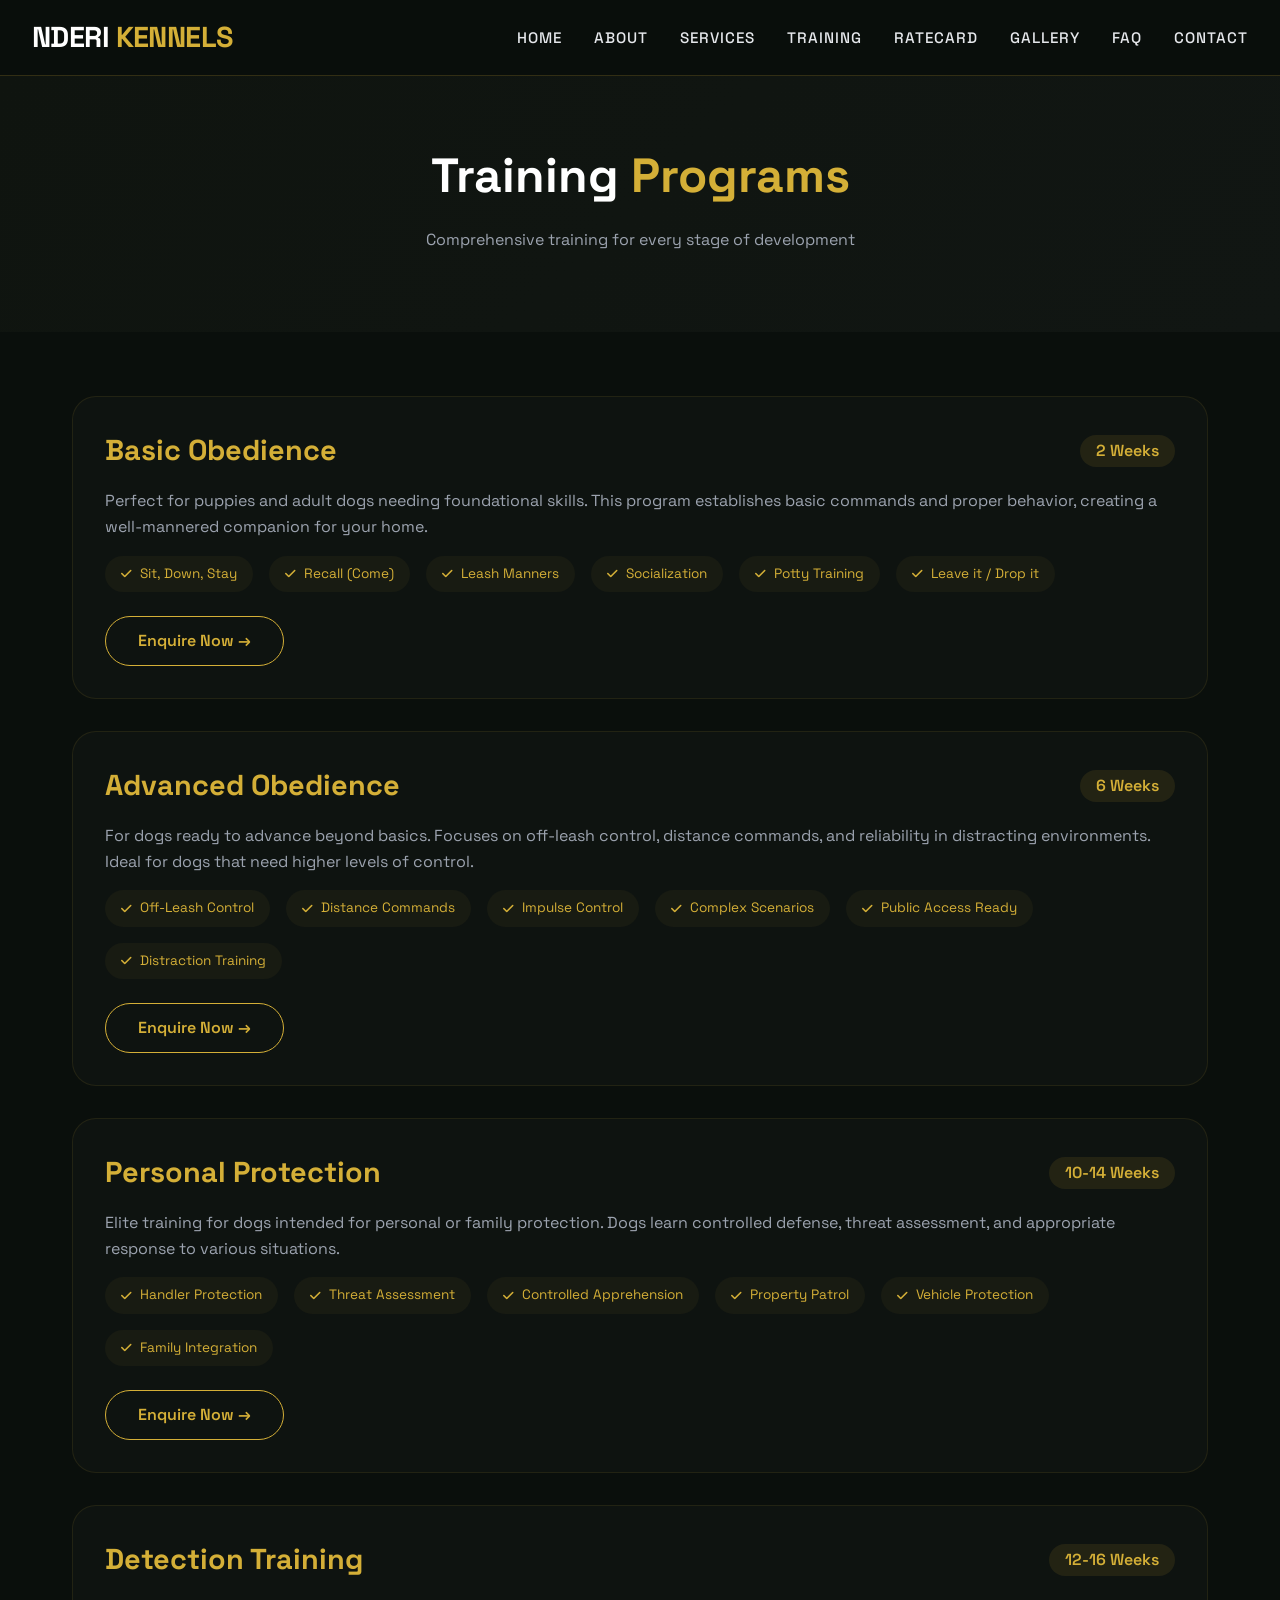
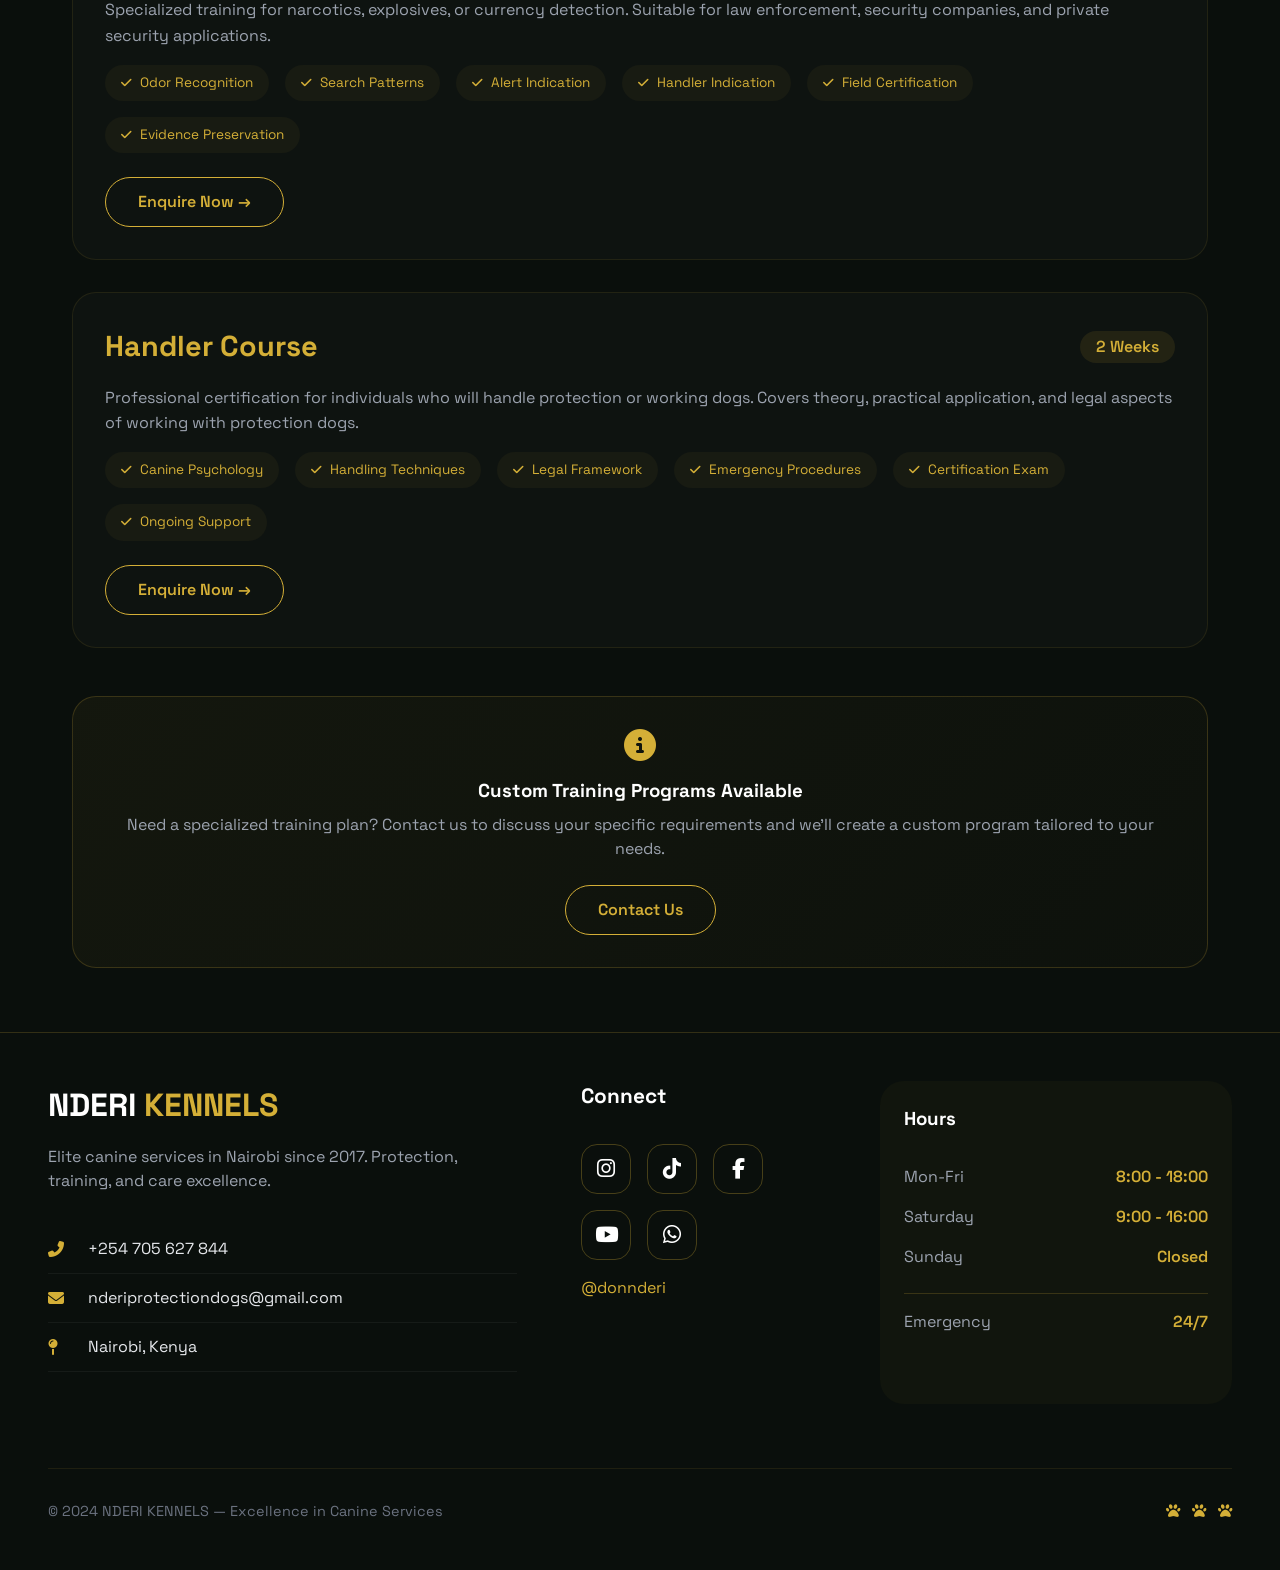
<file: training.html>
<!DOCTYPE html>
<html lang="en">
<head>
    <meta charset="UTF-8">
    <meta name="viewport" content="width=device-width, initial-scale=1.0">
    <meta name="description" content="Professional dog training programs at Nderi Kennels - Basic obedience, advanced training, protection, detection, and handler courses in Nairobi.">
    <!-- Google tag (gtag.js) -->
<script async src="https://www.googletagmanager.com/gtag/js?id=G-FTZJL5EKFZ"></script>
<script>
  window.dataLayer = window.dataLayer || [];
  function gtag(){dataLayer.push(arguments);}
  gtag('js', new Date());

  gtag('config', 'G-FTZJL5EKFZ');
</script>
    <script src="https://analytics.ahrefs.com/analytics.js" data-key="LGLwdLK56E2T27H/+H8c0g" async></script>
    <!-- Facebook Pixel Code --><script>!function(f,b,e,v,n,t,s){if(f.fbq)return;n=f.fbq=function(){n.callMethod?n.callMethod.apply(n,arguments):n.queue.push(arguments)};if(!f._fbq)f._fbq=n;n.push=n;n.loaded=!0;n.version='2.0';n.queue=[];t=b.createElement(e);t.async=!0;t.src=v;s=b.getElementsByTagName(e)[0];s.parentNode.insertBefore(t,s)}(window,document,'script','https://connect.facebook.net/en_US/fbevents.js'); fbq('init', '4290645347855184'); fbq('track', 'PageView');</script><noscript> <img height="1" width="1" src="https://www.facebook.com/tr?id=4290645347855184&ev=PageView&noscript=1"/></noscript><!-- End Facebook Pixel Code -->

    <title>Training Programs • Nderi Kennels</title>
    <link rel="preconnect" href="https://fonts.googleapis.com">
    <link rel="canonical" href="https://nderidogservices.netlify.app/current-page.html">
    <link rel="preconnect" href="https://fonts.gstatic.com" crossorigin>
    <link href="https://fonts.googleapis.com/css2?family=Space+Grotesk:wght@300;400;500;600;700;800&family=Inter:wght@400;500;600;700&display=swap" rel="stylesheet">
    <link rel="stylesheet" href="https://cdnjs.cloudflare.com/ajax/libs/font-awesome/6.4.0/css/all.min.css">
    <link rel="stylesheet" href="css/style.css">
    <style>
        .training-hero {
            background: linear-gradient(135deg, #0f140f 0%, #111613 100%);
            padding: 4rem 2rem;
            text-align: center;
        }

        .training-hero h1 {
            font-size: 3rem;
            color: white;
        }

        .training-hero h1 span {
            color: #d4af37;
        }

        .programs {
            max-width: 1200px;
            margin: 4rem auto;
            padding: 0 2rem;
        }

        .program-card {
            background: rgba(255, 255, 255, 0.02);
            border: 1px solid rgba(212, 175, 55, 0.1);
            border-radius: 24px;
            padding: 2rem;
            margin-bottom: 2rem;
            transition: all 0.3s ease;
        }

        .program-card:hover {
            border-color: rgba(212, 175, 55, 0.3);
            transform: translateX(5px);
        }

        .program-header {
            display: flex;
            justify-content: space-between;
            align-items: center;
            flex-wrap: wrap;
            margin-bottom: 1rem;
        }

        .program-header h2 {
            color: #d4af37;
            font-size: 1.8rem;
        }

        .program-duration {
            background: rgba(212, 175, 55, 0.1);
            padding: 0.25rem 1rem;
            border-radius: 20px;
            color: #d4af37;
            font-weight: 600;
        }

        .program-description {
            color: #9ca3af;
            margin-bottom: 1rem;
            line-height: 1.6;
        }

        .program-outcomes {
            list-style: none;
            display: flex;
            flex-wrap: wrap;
            gap: 1rem;
            margin-top: 1rem;
        }

        .program-outcomes li {
            background: rgba(212, 175, 55, 0.05);
            padding: 0.5rem 1rem;
            border-radius: 20px;
            font-size: 0.85rem;
            color: #d4af37;
            display: flex;
            align-items: center;
            gap: 0.5rem;
        }

        .program-outcomes li i {
            font-size: 0.75rem;
        }

        .btn-small {
            display: inline-block;
            margin-top: 1.5rem;
            padding: 0.75rem 2rem;
            background: transparent;
            border: 1px solid #d4af37;
            color: #d4af37;
            border-radius: 30px;
            text-decoration: none;
            transition: all 0.3s ease;
            font-weight: 600;
        }

        .btn-small:hover {
            background: #d4af37;
            color: #0a0f0c;
            transform: translateY(-2px);
        }

        .training-note {
            background: linear-gradient(135deg, rgba(212, 175, 55, 0.05), rgba(212, 175, 55, 0.02));
            border-radius: 24px;
            padding: 2rem;
            margin-top: 3rem;
            text-align: center;
            border: 1px solid rgba(212, 175, 55, 0.2);
        }

        @media (max-width: 768px) {
            .program-header {
                flex-direction: column;
                align-items: flex-start;
                gap: 0.5rem;
            }

            .program-outcomes li {
                width: 100%;
            }
        }
    </style>
</head>
<body>
    <nav class="navbar">
        <div class="nav-container">
            <div class="logo">
                <a href="index.html">NDERI <span>KENNELS</span></a>
            </div>
            <button class="mobile-menu-btn" id="mobileMenuBtn">
                <i class="fas fa-bars"></i>
            </button>
            <ul class="nav-links" id="navLinks">
    <li><a href="index.html">Home</a></li>
    <li><a href="about.html">About</a></li>
    <li><a href="services.html">Services</a></li>
    <li><a href="training.html">Training</a></li>
    <li><a href="ratecard.html">Ratecard</a></li>
    <li><a href="gallery.html">Gallery</a></li>
    <li><a href="faq.html">FAQ</a></li>
    <li><a href="contact.html">Contact</a></li>
</ul>
        </div>
    </nav>

    <main>
        <div class="training-hero">
            <h1>Training <span>Programs</span></h1>
            <p style="color: #9ca3af; max-width: 600px; margin: 1rem auto;">Comprehensive training for every stage of development</p>
        </div>

        <div class="programs">
            <div class="program-card">
                <div class="program-header">
                    <h2>Basic Obedience</h2>
                    <span class="program-duration">2 Weeks</span>
                </div>
                <p class="program-description">Perfect for puppies and adult dogs needing foundational skills. This program establishes basic commands and proper behavior, creating a well-mannered companion for your home.</p>
                <ul class="program-outcomes">
                    <li><i class="fas fa-check"></i> Sit, Down, Stay</li>
                    <li><i class="fas fa-check"></i> Recall (Come)</li>
                    <li><i class="fas fa-check"></i> Leash Manners</li>
                    <li><i class="fas fa-check"></i> Socialization</li>
                    <li><i class="fas fa-check"></i> Potty Training</li>
                    <li><i class="fas fa-check"></i> Leave it / Drop it</li>
                </ul>
                <a href="contact.html" class="btn-small">Enquire Now →</a>
            </div>

            <div class="program-card">
                <div class="program-header">
                    <h2>Advanced Obedience</h2>
                    <span class="program-duration">6 Weeks</span>
                </div>
                <p class="program-description">For dogs ready to advance beyond basics. Focuses on off-leash control, distance commands, and reliability in distracting environments. Ideal for dogs that need higher levels of control.</p>
                <ul class="program-outcomes">
                    <li><i class="fas fa-check"></i> Off-Leash Control</li>
                    <li><i class="fas fa-check"></i> Distance Commands</li>
                    <li><i class="fas fa-check"></i> Impulse Control</li>
                    <li><i class="fas fa-check"></i> Complex Scenarios</li>
                    <li><i class="fas fa-check"></i> Public Access Ready</li>
                    <li><i class="fas fa-check"></i> Distraction Training</li>
                </ul>
                <a href="contact.html" class="btn-small">Enquire Now →</a>
            </div>

            <div class="program-card">
                <div class="program-header">
                    <h2>Personal Protection</h2>
                    <span class="program-duration">10-14 Weeks</span>
                </div>
                <p class="program-description">Elite training for dogs intended for personal or family protection. Dogs learn controlled defense, threat assessment, and appropriate response to various situations.</p>
                <ul class="program-outcomes">
                    <li><i class="fas fa-check"></i> Handler Protection</li>
                    <li><i class="fas fa-check"></i> Threat Assessment</li>
                    <li><i class="fas fa-check"></i> Controlled Apprehension</li>
                    <li><i class="fas fa-check"></i> Property Patrol</li>
                    <li><i class="fas fa-check"></i> Vehicle Protection</li>
                    <li><i class="fas fa-check"></i> Family Integration</li>
                </ul>
                <a href="contact.html" class="btn-small">Enquire Now →</a>
            </div>

            <div class="program-card">
                <div class="program-header">
                    <h2>Detection Training</h2>
                    <span class="program-duration">12-16 Weeks</span>
                </div>
                <p class="program-description">Specialized training for narcotics, explosives, or currency detection. Suitable for law enforcement, security companies, and private security applications.</p>
                <ul class="program-outcomes">
                    <li><i class="fas fa-check"></i> Odor Recognition</li>
                    <li><i class="fas fa-check"></i> Search Patterns</li>
                    <li><i class="fas fa-check"></i> Alert Indication</li>
                    <li><i class="fas fa-check"></i> Handler Indication</li>
                    <li><i class="fas fa-check"></i> Field Certification</li>
                    <li><i class="fas fa-check"></i> Evidence Preservation</li>
                </ul>
                <a href="contact.html" class="btn-small">Enquire Now →</a>
            </div>

            <div class="program-card">
                <div class="program-header">
                    <h2>Handler Course</h2>
                    <span class="program-duration">2 Weeks</span>
                </div>
                <p class="program-description">Professional certification for individuals who will handle protection or working dogs. Covers theory, practical application, and legal aspects of working with protection dogs.</p>
                <ul class="program-outcomes">
                    <li><i class="fas fa-check"></i> Canine Psychology</li>
                    <li><i class="fas fa-check"></i> Handling Techniques</li>
                    <li><i class="fas fa-check"></i> Legal Framework</li>
                    <li><i class="fas fa-check"></i> Emergency Procedures</li>
                    <li><i class="fas fa-check"></i> Certification Exam</li>
                    <li><i class="fas fa-check"></i> Ongoing Support</li>
                </ul>
                <a href="contact.html" class="btn-small">Enquire Now →</a>
            </div>

            <div class="training-note">
                <i class="fas fa-info-circle" style="font-size: 2rem; color: #d4af37; margin-bottom: 1rem;"></i>
                <h3 style="color: white; margin-bottom: 0.5rem;">Custom Training Programs Available</h3>
                <p style="color: #9ca3af;">Need a specialized training plan? Contact us to discuss your specific requirements and we'll create a custom program tailored to your needs.</p>
                <a href="contact.html" class="btn-small" style="margin-top: 1.5rem;">Contact Us</a>
            </div>
        </div>
    </main>

    <footer class="footer">
        <div class="footer-grid">
            <div class="footer-brand">
                <h2>NDERI <span>KENNELS</span></h2>
                <p style="color: #9ca3af; margin-bottom: 2rem;">Elite canine services in Nairobi since 2017. Protection, training, and care excellence.</p>
                <div class="contact-block">
                    <div class="contact-line">
                        <i class="fas fa-phone-alt"></i>
                        <a href="tel:+254705627844">+254 705 627 844</a>
                    </div>
                    <div class="contact-line">
                        <i class="fas fa-envelope"></i>
                        <a href="mailto:nderiprotectiondogs@gmail.com">nderiprotectiondogs@gmail.com</a>
                    </div>
                    <div class="contact-line">
                        <i class="fas fa-map-pin"></i>
                        <span>Nairobi, Kenya</span>
                    </div>
                </div>
            </div>
            <div>
                <h3 style="color: white; margin-bottom: 1.5rem; font-size: 1.3rem;">Connect</h3>
                <div class="social-grid">
    <a href="https://www.instagram.com/donnderi" target="_blank" rel="noopener noreferrer" class="social-icon"><i class="fab fa-instagram"></i></a>
    <a href="https://www.tiktok.com/@donnderi" target="_blank" rel="noopener noreferrer" class="social-icon"><i class="fab fa-tiktok"></i></a>
    <a href="#" class="social-icon"><i class="fab fa-facebook-f"></i></a>
    <a href="#" class="social-icon"><i class="fab fa-youtube"></i></a>
    <a href="https://wa.me/254705627844" target="_blank" rel="noopener noreferrer" class="social-icon"><i class="fab fa-whatsapp"></i></a>
</div>
                <p style="color: #d4af37; margin-top: 1rem;">@donnderi</p>
            </div>
            <div class="hours-block">
                <h3 style="color: white; margin-bottom: 1.5rem;">Hours</h3>
                <div class="hours-row">
                    <span>Mon-Fri</span>
                    <span class="bold">8:00 - 18:00</span>
                </div>
                <div class="hours-row">
                    <span>Saturday</span>
                    <span class="bold">9:00 - 16:00</span>
                </div>
                <div class="hours-row">
                    <span>Sunday</span>
                    <span class="bold">Closed</span>
                </div>
                <div class="hours-row" style="margin-top: 1rem; padding-top: 1rem; border-top: 1px solid rgba(212,175,55,0.2);">
                    <span>Emergency</span>
                    <span class="bold" style="color: #d4af37;">24/7</span>
                </div>
            </div>
        </div>
        <div class="footer-bottom">
            <div>© 2024 NDERI KENNELS — Excellence in Canine Services</div>
            <div>
                <i class="fas fa-paw" style="color: #d4af37;"></i>
                <i class="fas fa-paw" style="color: #d4af37; margin: 0 0.5rem;"></i>
                <i class="fas fa-paw" style="color: #d4af37;"></i>
            </div>
        </div>
    </footer>

    <script src="js/main.js"></script>
</body>
</html>
</file>
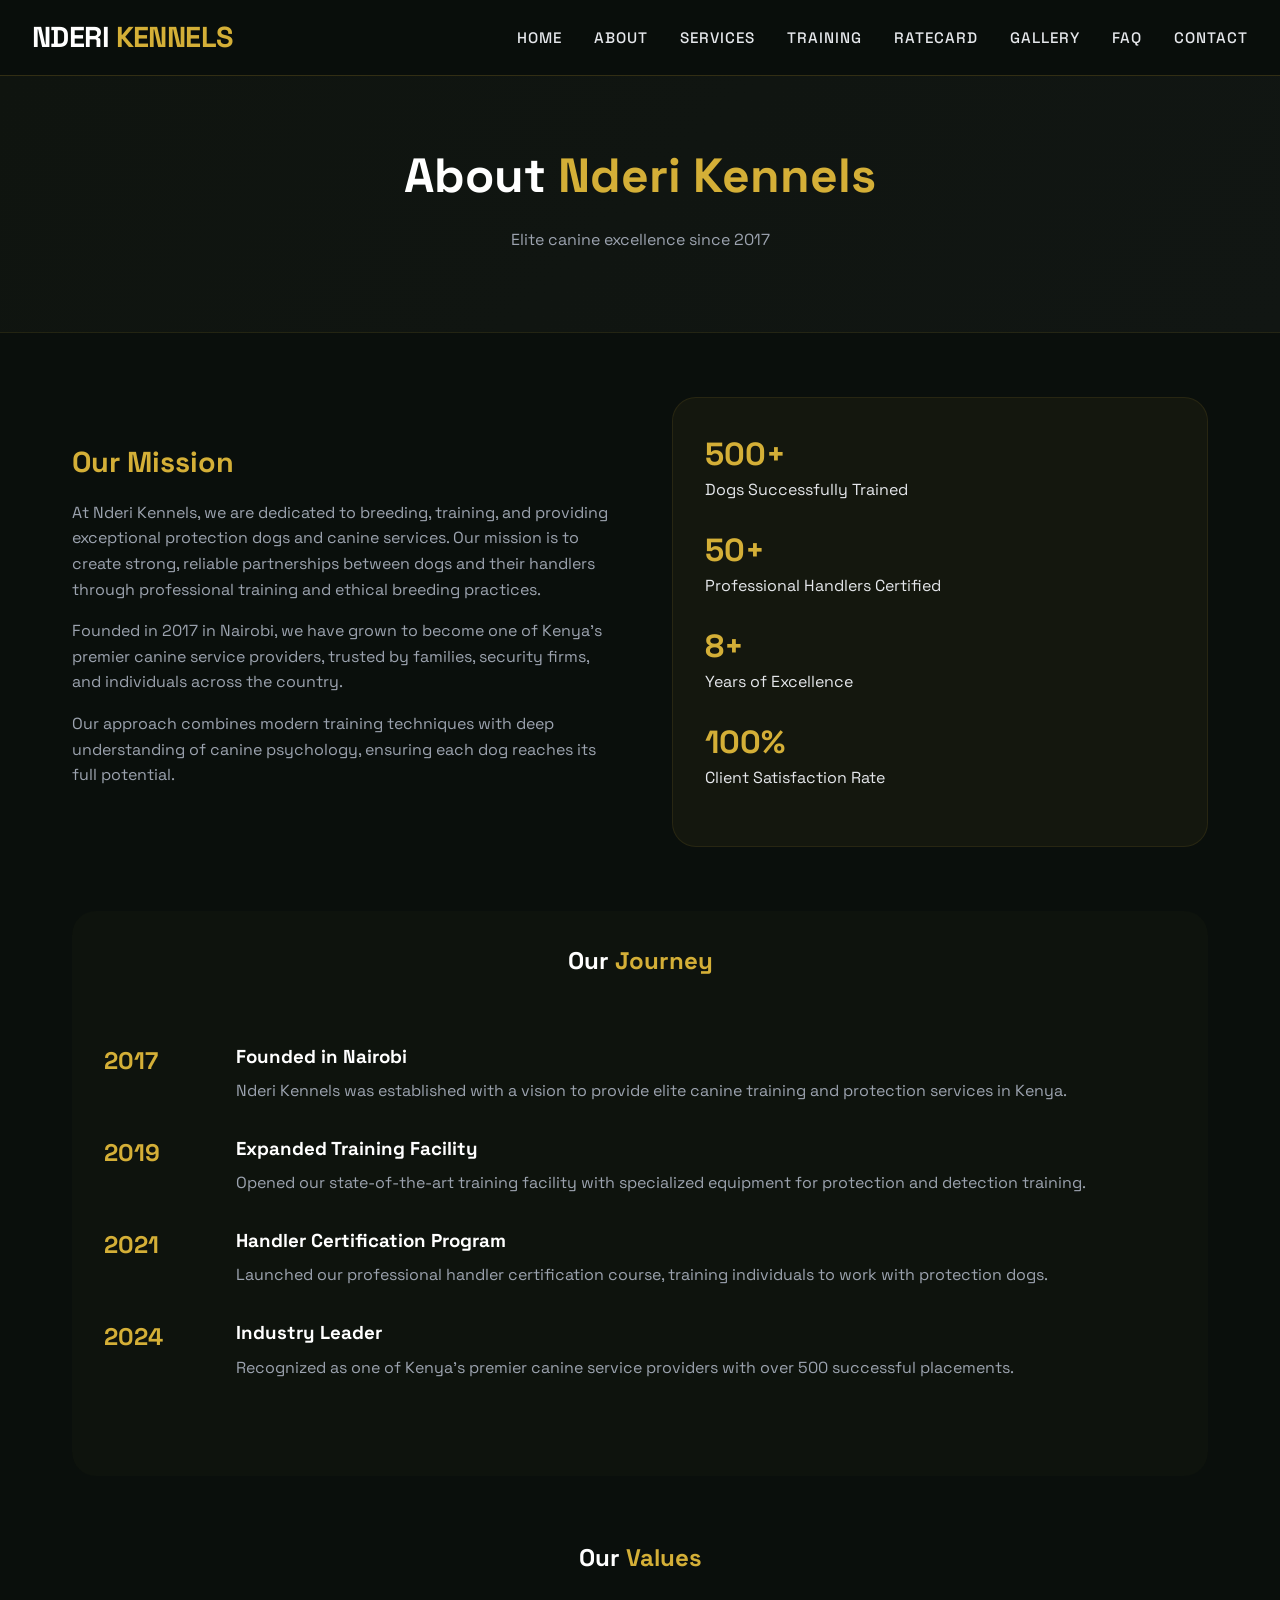
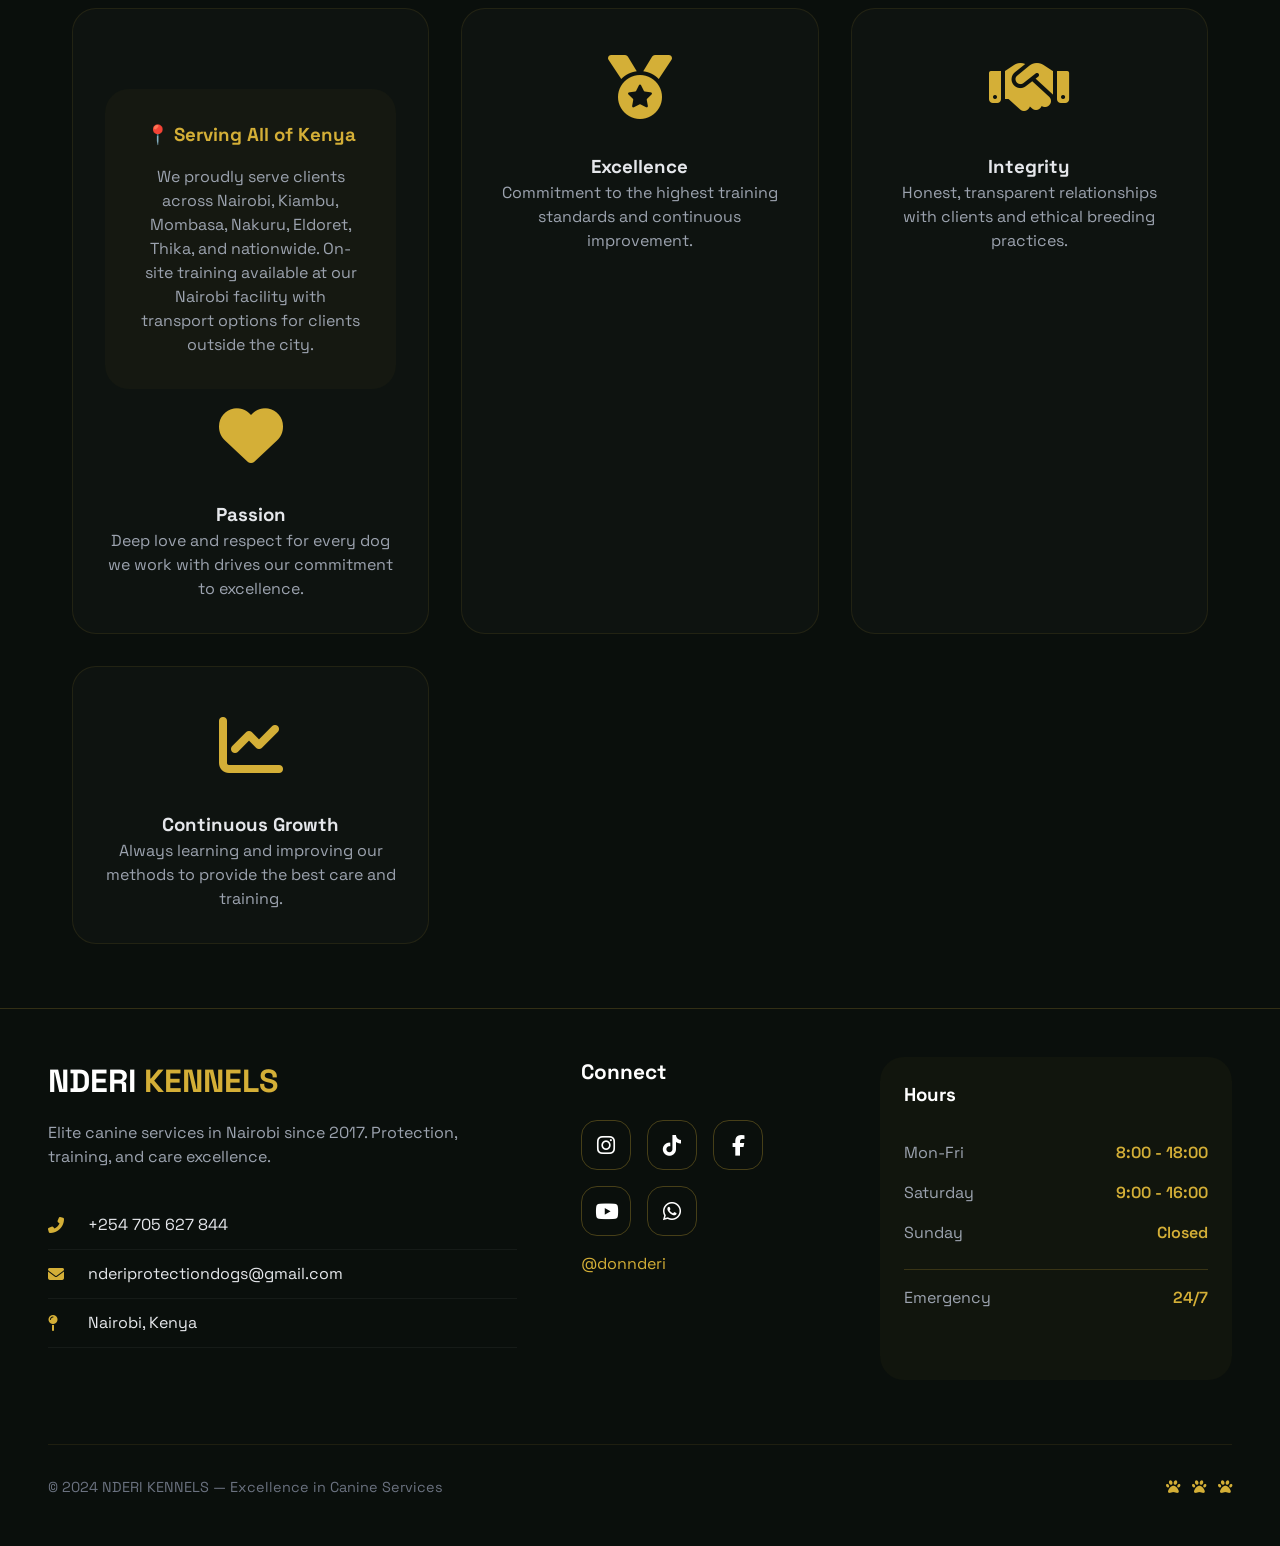
<file: nderidogservice/about.html>
<!DOCTYPE html>
<html lang="en">
<head>
    <meta charset="UTF-8">
    <meta name="viewport" content="width=device-width, initial-scale=1.0">
    <meta name="google-site-verification" content="WFGkiZQkd4B69SvgH3GgWnohkv3LnNO-S4qVt5FUhG0" />
    <meta name="description" content="Learn about Nderi Kennels - Elite canine protection, training, and breeding services in Nairobi, Kenya since 2017.">
    <!-- Google tag (gtag.js) -->
<script async src="https://www.googletagmanager.com/gtag/js?id=G-FTZJL5EKFZ"></script>
<script>
  window.dataLayer = window.dataLayer || [];
  function gtag(){dataLayer.push(arguments);}
  gtag('js', new Date());

  gtag('config', 'G-FTZJL5EKFZ');
</script>

    <title>About Us • Nderi Kennels</title>
    <link rel="preconnect" href="https://fonts.googleapis.com">
    <link rel="preconnect" href="https://fonts.gstatic.com" crossorigin>
    <link href="https://fonts.googleapis.com/css2?family=Space+Grotesk:wght@300;400;500;600;700;800&family=Inter:wght@400;500;600;700&display=swap" rel="stylesheet">
    <link rel="stylesheet" href="https://cdnjs.cloudflare.com/ajax/libs/font-awesome/6.4.0/css/all.min.css">
    <link rel="stylesheet" href="css/style.css">
    <style>
        .about-hero {
            background: linear-gradient(135deg, #0f140f 0%, #111613 100%);
            padding: 4rem 2rem;
            text-align: center;
            border-bottom: 1px solid rgba(212, 175, 55, 0.1);
        }

        .about-hero h1 {
            font-size: 3rem;
            color: white;
        }

        .about-hero h1 span {
            color: #d4af37;
        }

        .about-content {
            max-width: 1200px;
            margin: 4rem auto;
            padding: 0 2rem;
        }

        .mission-section {
            display: grid;
            grid-template-columns: 1fr 1fr;
            gap: 4rem;
            margin-bottom: 4rem;
            align-items: center;
        }

        .mission-text h2 {
            color: #d4af37;
            margin-bottom: 1rem;
            font-size: 1.8rem;
        }

        .mission-text p {
            color: #9ca3af;
            line-height: 1.6;
            margin-bottom: 1rem;
        }

        .mission-stats {
            background: rgba(212, 175, 55, 0.05);
            border-radius: 24px;
            padding: 2rem;
            border: 1px solid rgba(212, 175, 55, 0.1);
        }

        .stat-item {
            margin-bottom: 1.5rem;
        }

        .stat-value {
            font-size: 2rem;
            font-weight: 700;
            color: #d4af37;
        }

        .team-section {
            margin-top: 4rem;
        }

        .team-grid {
            display: grid;
            grid-template-columns: repeat(auto-fit, minmax(280px, 1fr));
            gap: 2rem;
            margin-top: 2rem;
        }

        .team-card {
            background: rgba(255, 255, 255, 0.02);
            border-radius: 24px;
            padding: 2rem;
            text-align: center;
            border: 1px solid rgba(212, 175, 55, 0.1);
            transition: all 0.3s ease;
        }

        .team-card:hover {
            border-color: rgba(212, 175, 55, 0.3);
            transform: translateY(-5px);
        }

        .team-icon {
            font-size: 4rem;
            color: #d4af37;
            margin-bottom: 1rem;
        }

        .timeline-section {
            margin-top: 4rem;
            padding: 2rem;
            background: rgba(212, 175, 55, 0.02);
            border-radius: 24px;
        }

        .timeline {
            position: relative;
            padding: 2rem 0;
        }

        .timeline-item {
            display: flex;
            gap: 2rem;
            margin-bottom: 2rem;
            position: relative;
        }

        .timeline-year {
            min-width: 100px;
            font-size: 1.5rem;
            font-weight: 700;
            color: #d4af37;
        }

        .timeline-content {
            color: #9ca3af;
        }

        .timeline-content h3 {
            color: white;
            margin-bottom: 0.5rem;
        }

        @media (max-width: 768px) {
            .mission-section {
                grid-template-columns: 1fr;
                gap: 2rem;
            }

            .timeline-item {
                flex-direction: column;
                gap: 0.5rem;
            }
        }
    </style>
</head>
<body>
    <nav class="navbar">
        <div class="nav-container">
            <div class="logo">
                <a href="index.html">NDERI <span>KENNELS</span></a>
            </div>
            <button class="mobile-menu-btn" id="mobileMenuBtn">
                <i class="fas fa-bars"></i>
            </button>
           <ul class="nav-links" id="navLinks">
    <li><a href="index.html">Home</a></li>
    <li><a href="about.html">About</a></li>
    <li><a href="services.html">Services</a></li>
    <li><a href="training.html">Training</a></li>
    <li><a href="ratecard.html">Ratecard</a></li>
    <li><a href="gallery.html">Gallery</a></li>
    <li><a href="faq.html">FAQ</a></li>
    <li><a href="contact.html">Contact</a></li>
</ul>
        </div>
    </nav>

    <main>
        <div class="about-hero">
            <h1>About <span>Nderi Kennels</span></h1>
            <p style="color: #9ca3af; max-width: 600px; margin: 1rem auto;">Elite canine excellence since 2017</p>
        </div>

        <div class="about-content">
            <div class="mission-section">
                <div class="mission-text">
                    <h2>Our Mission</h2>
                    <p>At Nderi Kennels, we are dedicated to breeding, training, and providing exceptional protection dogs and canine services. Our mission is to create strong, reliable partnerships between dogs and their handlers through professional training and ethical breeding practices.</p>
                    <p>Founded in 2017 in Nairobi, we have grown to become one of Kenya's premier canine service providers, trusted by families, security firms, and individuals across the country.</p>
                    <p>Our approach combines modern training techniques with deep understanding of canine psychology, ensuring each dog reaches its full potential.</p>
                </div>
                <div class="mission-stats">
                    <div class="stat-item">
                        <div class="stat-value">500+</div>
                        <div>Dogs Successfully Trained</div>
                    </div>
                    <div class="stat-item">
                        <div class="stat-value">50+</div>
                        <div>Professional Handlers Certified</div>
                    </div>
                    <div class="stat-item">
                        <div class="stat-value">8+</div>
                        <div>Years of Excellence</div>
                    </div>
                    <div class="stat-item">
                        <div class="stat-value">100%</div>
                        <div>Client Satisfaction Rate</div>
                    </div>
                </div>
            </div>

            <div class="timeline-section">
                <h2 style="color: white; text-align: center; margin-bottom: 2rem;">Our <span style="color: #d4af37;">Journey</span></h2>
                <div class="timeline">
                    <div class="timeline-item">
                        <div class="timeline-year">2017</div>
                        <div class="timeline-content">
                            <h3>Founded in Nairobi</h3>
                            <p>Nderi Kennels was established with a vision to provide elite canine training and protection services in Kenya.</p>
                        </div>
                    </div>
                    <div class="timeline-item">
                        <div class="timeline-year">2019</div>
                        <div class="timeline-content">
                            <h3>Expanded Training Facility</h3>
                            <p>Opened our state-of-the-art training facility with specialized equipment for protection and detection training.</p>
                        </div>
                    </div>
                    <div class="timeline-item">
                        <div class="timeline-year">2021</div>
                        <div class="timeline-content">
                            <h3>Handler Certification Program</h3>
                            <p>Launched our professional handler certification course, training individuals to work with protection dogs.</p>
                        </div>
                    </div>
                    <div class="timeline-item">
                        <div class="timeline-year">2024</div>
                        <div class="timeline-content">
                            <h3>Industry Leader</h3>
                            <p>Recognized as one of Kenya's premier canine service providers with over 500 successful placements.</p>
                        </div>
                    </div>
                </div>
            </div>

            <div class="team-section">
                <h2 style="color: white; text-align: center; margin-bottom: 2rem;">Our <span style="color: #d4af37;">Values</span></h2>
                <div class="team-grid">
                    <div class="team-card">
                    <div class="service-area" style="margin-top: 3rem; padding: 2rem; background: rgba(212, 175, 55, 0.03); border-radius: 24px;">
    <h3 style="color: #d4af37; text-align: center; margin-bottom: 1rem;">📍 Serving All of Kenya</h3>
    <p style="color: #9ca3af; text-align: center;">We proudly serve clients across Nairobi, Kiambu, Mombasa, Nakuru, Eldoret, Thika, and nationwide. On-site training available at our Nairobi facility with transport options for clients outside the city.</p>
</div>
                        <div class="team-icon"><i class="fas fa-heart"></i></div>
                        <h3>Passion</h3>
                        <p style="color: #9ca3af;">Deep love and respect for every dog we work with drives our commitment to excellence.</p>
                    </div>
                    <div class="team-card">
                        <div class="team-icon"><i class="fas fa-medal"></i></div>
                        <h3>Excellence</h3>
                        <p style="color: #9ca3af;">Commitment to the highest training standards and continuous improvement.</p>
                    </div>
                    <div class="team-card">
                        <div class="team-icon"><i class="fas fa-handshake"></i></div>
                        <h3>Integrity</h3>
                        <p style="color: #9ca3af;">Honest, transparent relationships with clients and ethical breeding practices.</p>
                    </div>
                    <div class="team-card">
                        <div class="team-icon"><i class="fas fa-chart-line"></i></div>
                        <h3>Continuous Growth</h3>
                        <p style="color: #9ca3af;">Always learning and improving our methods to provide the best care and training.</p>
                    </div>
                </div>
            </div>
        </div>
    </main>

    <footer class="footer">
        <div class="footer-grid">
            <div class="footer-brand">
                <h2>NDERI <span>KENNELS</span></h2>
                <p style="color: #9ca3af; margin-bottom: 2rem;">Elite canine services in Nairobi since 2017. Protection, training, and care excellence.</p>
                <div class="contact-block">
                    <div class="contact-line">
                        <i class="fas fa-phone-alt"></i>
                        <a href="tel:+254705627844">+254 705 627 844</a>
                    </div>
                    <div class="contact-line">
                        <i class="fas fa-envelope"></i>
                        <a href="mailto:nderiprotectiondogs@gmail.com">nderiprotectiondogs@gmail.com</a>
                    </div>
                    <div class="contact-line">
                        <i class="fas fa-map-pin"></i>
                        <span>Nairobi, Kenya</span>
                    </div>
                </div>
            </div>
            <div>
                <h3 style="color: white; margin-bottom: 1.5rem; font-size: 1.3rem;">Connect</h3>
              <div class="social-grid">
    <a href="https://www.instagram.com/donnderi" target="_blank" rel="noopener noreferrer" class="social-icon"><i class="fab fa-instagram"></i></a>
    <a href="https://www.tiktok.com/@donnderi" target="_blank" rel="noopener noreferrer" class="social-icon"><i class="fab fa-tiktok"></i></a>
    <a href="#" class="social-icon"><i class="fab fa-facebook-f"></i></a>
    <a href="#" class="social-icon"><i class="fab fa-youtube"></i></a>
    <a href="https://wa.me/254705627844" target="_blank" rel="noopener noreferrer" class="social-icon"><i class="fab fa-whatsapp"></i></a>
</div>
                <p style="color: #d4af37; margin-top: 1rem;">@donnderi</p>
            </div>
            <div class="hours-block">
                <h3 style="color: white; margin-bottom: 1.5rem;">Hours</h3>
                <div class="hours-row">
                    <span>Mon-Fri</span>
                    <span class="bold">8:00 - 18:00</span>
                </div>
                <div class="hours-row">
                    <span>Saturday</span>
                    <span class="bold">9:00 - 16:00</span>
                </div>
                <div class="hours-row">
                    <span>Sunday</span>
                    <span class="bold">Closed</span>
                </div>
                <div class="hours-row" style="margin-top: 1rem; padding-top: 1rem; border-top: 1px solid rgba(212,175,55,0.2);">
                    <span>Emergency</span>
                    <span class="bold" style="color: #d4af37;">24/7</span>
                </div>
            </div>
        </div>
        <div class="footer-bottom">
            <div>© 2024 NDERI KENNELS — Excellence in Canine Services</div>
            <div>
                <i class="fas fa-paw" style="color: #d4af37;"></i>
                <i class="fas fa-paw" style="color: #d4af37; margin: 0 0.5rem;"></i>
                <i class="fas fa-paw" style="color: #d4af37;"></i>
            </div>
        </div>
    </footer>

    <script src="js/main.js"></script>
</body>
</html>
</file>
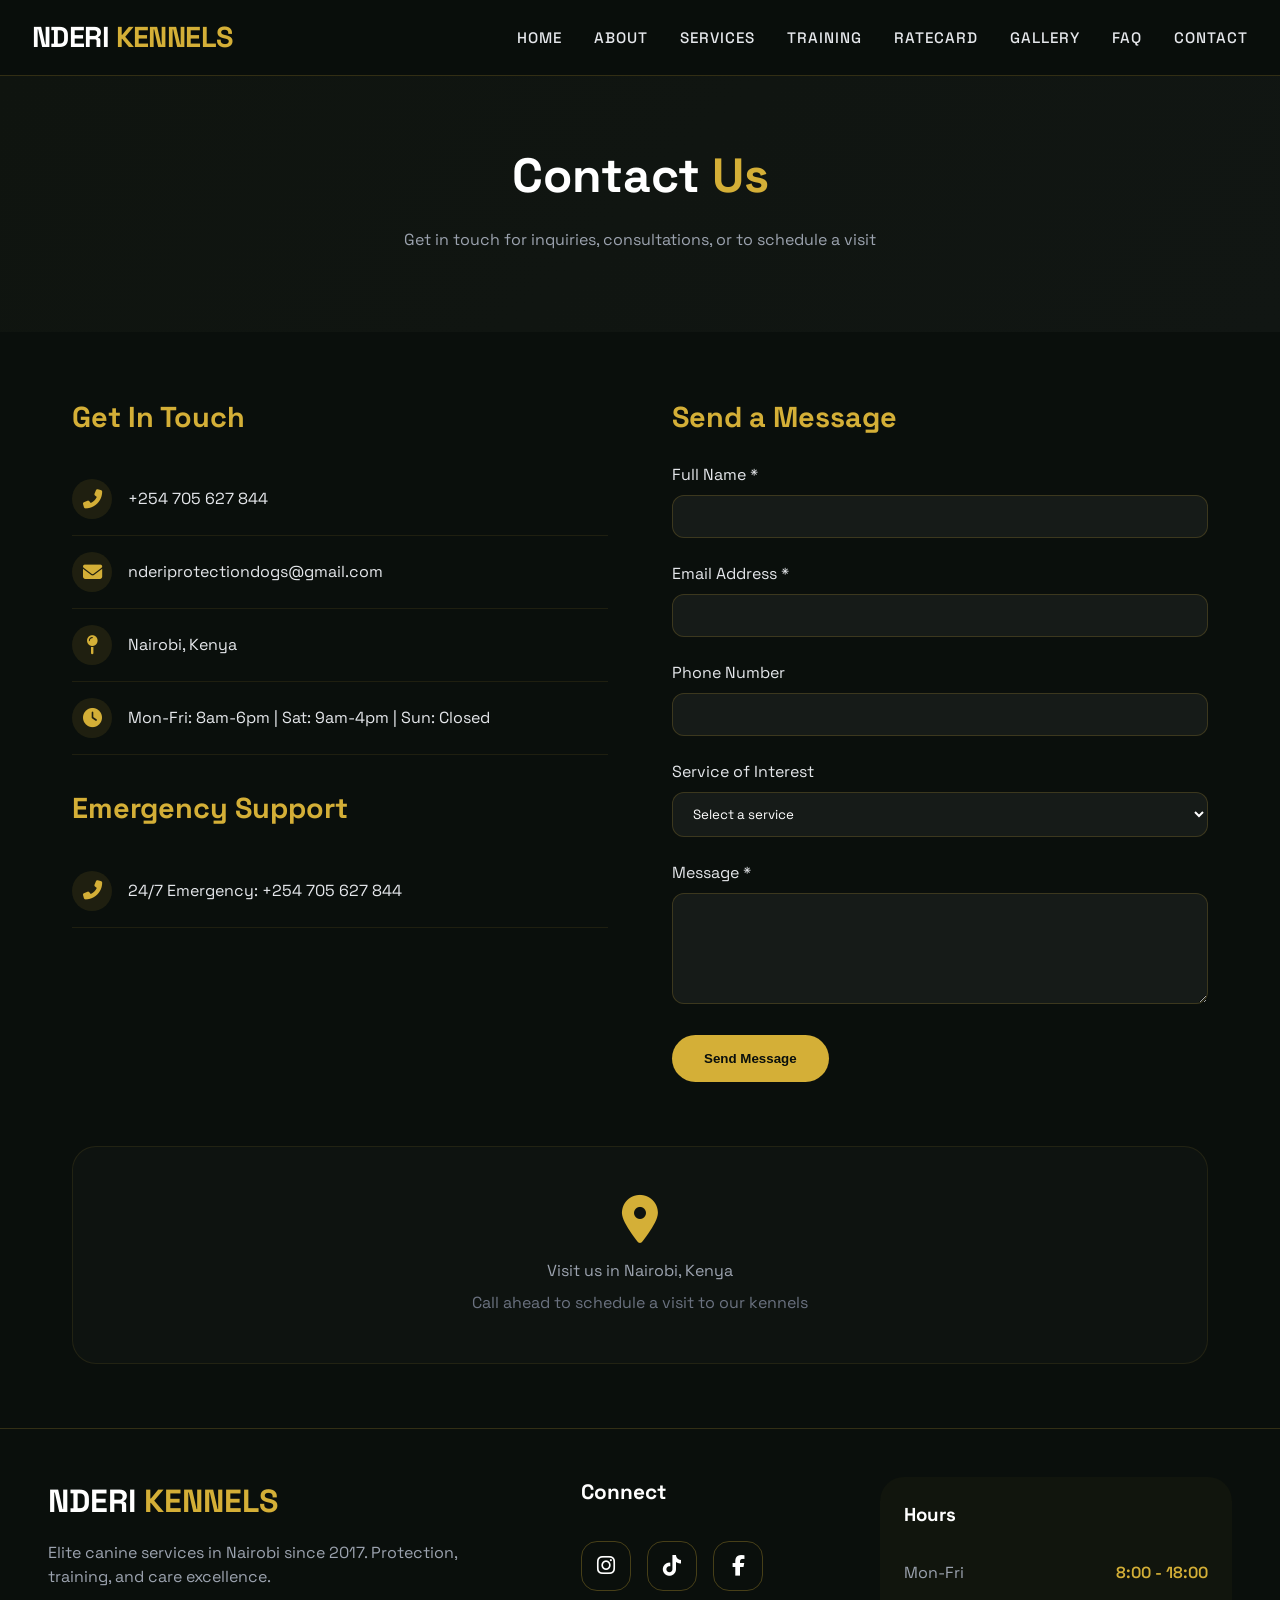
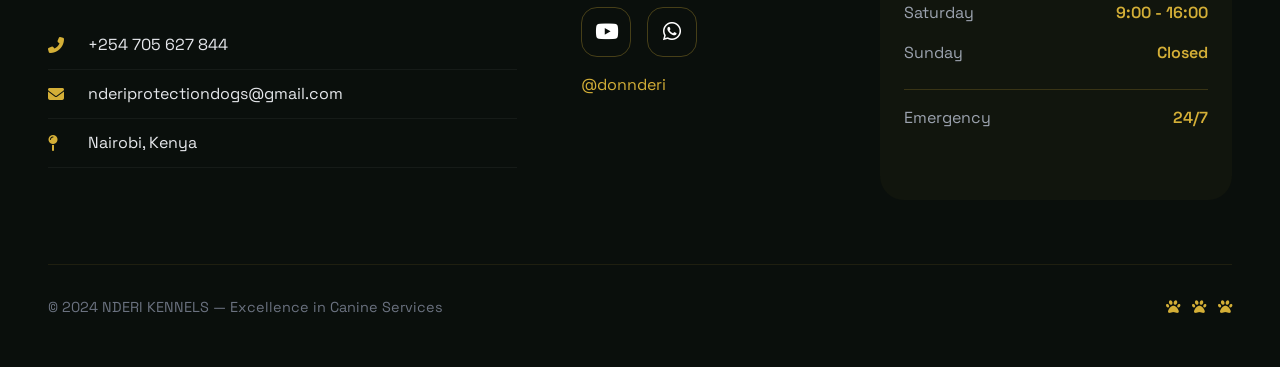
<file: nderidogservice/contact.html>
<!DOCTYPE html>
<html lang="en">
<head>
    <meta charset="UTF-8">
    <meta name="viewport" content="width=device-width, initial-scale=1.0">
    <meta name="description" content="Contact Nderi Kennels for elite canine protection, training, and breeding services in Nairobi, Kenya.">
    <!-- Google tag (gtag.js) -->
<script async src="https://www.googletagmanager.com/gtag/js?id=G-FTZJL5EKFZ"></script>
<script>
  window.dataLayer = window.dataLayer || [];
  function gtag(){dataLayer.push(arguments);}
  gtag('js', new Date());

  gtag('config', 'G-FTZJL5EKFZ');
</script>
    <title>Contact • Nderi Kennels</title>
    <link rel="preconnect" href="https://fonts.googleapis.com">
    <link rel="preconnect" href="https://fonts.gstatic.com" crossorigin>
    <link rel="canonical" href="https://nderidogservices.netlify.app/current-page.html">
    <link href="https://fonts.googleapis.com/css2?family=Space+Grotesk:wght@300;400;500;600;700;800&family=Inter:wght@400;500;600;700&display=swap" rel="stylesheet">
    <link rel="stylesheet" href="https://cdnjs.cloudflare.com/ajax/libs/font-awesome/6.4.0/css/all.min.css">
    <link rel="stylesheet" href="css/style.css">
    <style>
        .contact-hero {
            background: linear-gradient(135deg, #0f140f 0%, #111613 100%);
            padding: 4rem 2rem;
            text-align: center;
        }

        .contact-hero h1 {
            font-size: 3rem;
            color: white;
        }

        .contact-hero h1 span {
            color: #d4af37;
        }

        .contact-container {
            max-width: 1200px;
            margin: 4rem auto;
            padding: 0 2rem;
            display: grid;
            grid-template-columns: 1fr 1fr;
            gap: 4rem;
        }

        .contact-info h2, .contact-form h2 {
            color: #d4af37;
            margin-bottom: 1.5rem;
            font-size: 1.8rem;
        }

        .contact-details {
            margin-bottom: 2rem;
        }

        .contact-detail {
            display: flex;
            align-items: center;
            gap: 1rem;
            padding: 1rem 0;
            border-bottom: 1px solid rgba(212, 175, 55, 0.1);
        }

        .contact-detail i {
            width: 40px;
            height: 40px;
            background: rgba(212, 175, 55, 0.1);
            border-radius: 50%;
            display: flex;
            align-items: center;
            justify-content: center;
            color: #d4af37;
            font-size: 1.2rem;
        }

        .contact-detail a, .contact-detail span {
            color: #e5e7eb;
            text-decoration: none;
        }

        .contact-detail a:hover {
            color: #d4af37;
        }

        .form-group {
            margin-bottom: 1.5rem;
        }

        .form-group label {
            display: block;
            margin-bottom: 0.5rem;
            color: #e5e7eb;
        }

        .form-group input, .form-group select, .form-group textarea {
            width: 100%;
            padding: 0.75rem 1rem;
            background: rgba(255, 255, 255, 0.05);
            border: 1px solid rgba(212, 175, 55, 0.2);
            border-radius: 12px;
            color: white;
            font-family: inherit;
            transition: all 0.3s ease;
        }

        .form-group input:focus, .form-group select:focus, .form-group textarea:focus {
            outline: none;
            border-color: #d4af37;
        }

        .submit-btn {
            background: #d4af37;
            color: #0a0f0c;
            padding: 1rem 2rem;
            border: none;
            border-radius: 50px;
            font-weight: 600;
            cursor: pointer;
            transition: all 0.3s ease;
        }

        .submit-btn:hover {
            background: #c4a02e;
            transform: translateY(-2px);
        }

        .success-message {
            background: rgba(212, 175, 55, 0.1);
            border-left: 4px solid #d4af37;
            padding: 1rem;
            margin-bottom: 1rem;
            border-radius: 8px;
            display: none;
        }

        .map-section {
            max-width: 1200px;
            margin: 2rem auto 4rem;
            padding: 0 2rem;
        }

        .map-placeholder {
            background: rgba(255, 255, 255, 0.02);
            border-radius: 24px;
            padding: 3rem;
            text-align: center;
            border: 1px solid rgba(212, 175, 55, 0.1);
        }

        @media (max-width: 768px) {
            .contact-container {
                grid-template-columns: 1fr;
                gap: 2rem;
            }
        }
    </style>
</head>
<body>
    <nav class="navbar">
        <div class="nav-container">
            <div class="logo">
                <a href="index.html">NDERI <span>KENNELS</span></a>
            </div>
            <button class="mobile-menu-btn" id="mobileMenuBtn">
                <i class="fas fa-bars"></i>
            </button>
            <ul class="nav-links" id="navLinks">
    <li><a href="index.html">Home</a></li>
    <li><a href="about.html">About</a></li>
    <li><a href="services.html">Services</a></li>
    <li><a href="training.html">Training</a></li>
    <li><a href="ratecard.html">Ratecard</a></li>
    <li><a href="gallery.html">Gallery</a></li>
    <li><a href="faq.html">FAQ</a></li>
    <li><a href="contact.html">Contact</a></li>
</ul>
        </div>
    </nav>

    <main>
        <div class="contact-hero">
            <h1>Contact <span>Us</span></h1>
            <p style="color: #9ca3af; max-width: 600px; margin: 1rem auto;">Get in touch for inquiries, consultations, or to schedule a visit</p>
        </div>

        <div class="contact-container">
            <div class="contact-info">
                <h2>Get In Touch</h2>
                <div class="contact-details">
                    <div class="contact-detail">
                        <i class="fas fa-phone-alt"></i>
                        <a href="tel:+254705627844">+254 705 627 844</a>
                    </div>
                    <div class="contact-detail">
                        <i class="fas fa-envelope"></i>
                        <a href="mailto:nderiprotectiondogs@gmail.com">nderiprotectiondogs@gmail.com</a>
                    </div>
                    <div class="contact-detail">
                        <i class="fas fa-map-pin"></i>
                        <span>Nairobi, Kenya</span>
                    </div>
                    <div class="contact-detail">
                        <i class="fas fa-clock"></i>
                        <span>Mon-Fri: 8am-6pm | Sat: 9am-4pm | Sun: Closed</span>
                    </div>
                </div>

                <h2 style="margin-top: 2rem;">Emergency Support</h2>
                <div class="contact-detail">
                    <i class="fas fa-phone-alt"></i>
                    <a href="tel:+254705627844">24/7 Emergency: +254 705 627 844</a>
                </div>
            </div>

            <div class="contact-form">
                <h2>Send a Message</h2>
                <div id="formSuccess" class="success-message">
                    <i class="fas fa-check-circle"></i> Thank you! Your message has been sent. We'll get back to you within 24 hours.
                </div>
                <form id="contactForm" action="https://formsubmit.co/nderiprotectiondogs@gmail.com" method="POST">
                    <input type="hidden" name="_subject" value="New Inquiry from Nderi Kennels Website">
                    <input type="hidden" name="_captcha" value="false">
                   <input type="hidden" name="_next" value="https://nderidogservices.netlify.app/contact.html?success=true">
                    <div class="form-group">
                        <label for="name">Full Name *</label>
                        <input type="text" id="name" name="name" required>
                    </div>
                    <div class="form-group">
                        <label for="email">Email Address *</label>
                        <input type="email" id="email" name="email" required>
                    </div>
                    <div class="form-group">
                        <label for="phone">Phone Number</label>
                        <input type="tel" id="phone" name="phone">
                    </div>
                    <div class="form-group">
                        <label for="service">Service of Interest</label>
                        <select id="service" name="service">
                            <option value="">Select a service</option>
                            <option value="protection">Protection Training</option>
                            <option value="obedience">Obedience Training</option>
                            <option value="handler">Handler Course</option>
                            <option value="breeding">Breeding Program</option>
                            <option value="boarding">Boarding</option>
                            <option value="grooming">Grooming</option>
                            <option value="other">Other</option>
                        </select>
                    </div>
                    <div class="form-group">
                        <label for="message">Message *</label>
                        <textarea id="message" name="message" rows="5" required></textarea>
                    </div>
                    <button type="submit" class="submit-btn">Send Message</button>
                </form>
            </div>
        </div>

        <div class="map-section">
            <div class="map-placeholder">
                <i class="fas fa-map-marker-alt" style="font-size: 3rem; color: #d4af37; margin-bottom: 1rem;"></i>
                <p style="color: #9ca3af;">Visit us in Nairobi, Kenya</p>
                <p style="color: #6b7280; margin-top: 0.5rem;">Call ahead to schedule a visit to our kennels</p>
            </div>
        </div>
    </main>

    <footer class="footer">
        <div class="footer-grid">
            <div class="footer-brand">
                <h2>NDERI <span>KENNELS</span></h2>
                <p style="color: #9ca3af; margin-bottom: 2rem;">Elite canine services in Nairobi since 2017. Protection, training, and care excellence.</p>
                <div class="contact-block">
                    <div class="contact-line">
                        <i class="fas fa-phone-alt"></i>
                        <a href="tel:+254705627844">+254 705 627 844</a>
                    </div>
                    <div class="contact-line">
                        <i class="fas fa-envelope"></i>
                        <a href="mailto:nderiprotectiondogs@gmail.com">nderiprotectiondogs@gmail.com</a>
                    </div>
                    <div class="contact-line">
                        <i class="fas fa-map-pin"></i>
                        <span>Nairobi, Kenya</span>
                    </div>
                </div>
            </div>
            <div>
                <h3 style="color: white; margin-bottom: 1.5rem; font-size: 1.3rem;">Connect</h3>
                <div class="social-grid">
    <a href="https://www.instagram.com/donnderi" target="_blank" rel="noopener noreferrer" class="social-icon"><i class="fab fa-instagram"></i></a>
    <a href="https://www.tiktok.com/@donnderi" target="_blank" rel="noopener noreferrer" class="social-icon"><i class="fab fa-tiktok"></i></a>
    <a href="#" class="social-icon"><i class="fab fa-facebook-f"></i></a>
    <a href="#" class="social-icon"><i class="fab fa-youtube"></i></a>
    <a href="https://wa.me/254705627844" target="_blank" rel="noopener noreferrer" class="social-icon"><i class="fab fa-whatsapp"></i></a>
</div>
                <p style="color: #d4af37; margin-top: 1rem;">@donnderi</p>
            </div>
            <div class="hours-block">
                <h3 style="color: white; margin-bottom: 1.5rem;">Hours</h3>
                <div class="hours-row">
                    <span>Mon-Fri</span>
                    <span class="bold">8:00 - 18:00</span>
                </div>
                <div class="hours-row">
                    <span>Saturday</span>
                    <span class="bold">9:00 - 16:00</span>
                </div>
                <div class="hours-row">
                    <span>Sunday</span>
                    <span class="bold">Closed</span>
                </div>
                <div class="hours-row" style="margin-top: 1rem; padding-top: 1rem; border-top: 1px solid rgba(212,175,55,0.2);">
                    <span>Emergency</span>
                    <span class="bold" style="color: #d4af37;">24/7</span>
                </div>
            </div>
        </div>
        <div class="footer-bottom">
            <div>© 2024 NDERI KENNELS — Excellence in Canine Services</div>
            <div>
                <i class="fas fa-paw" style="color: #d4af37;"></i>
                <i class="fas fa-paw" style="color: #d4af37; margin: 0 0.5rem;"></i>
                <i class="fas fa-paw" style="color: #d4af37;"></i>
            </div>
        </div>
    </footer>

    <script src="js/main.js"></script>
</body>
</html>
</file>
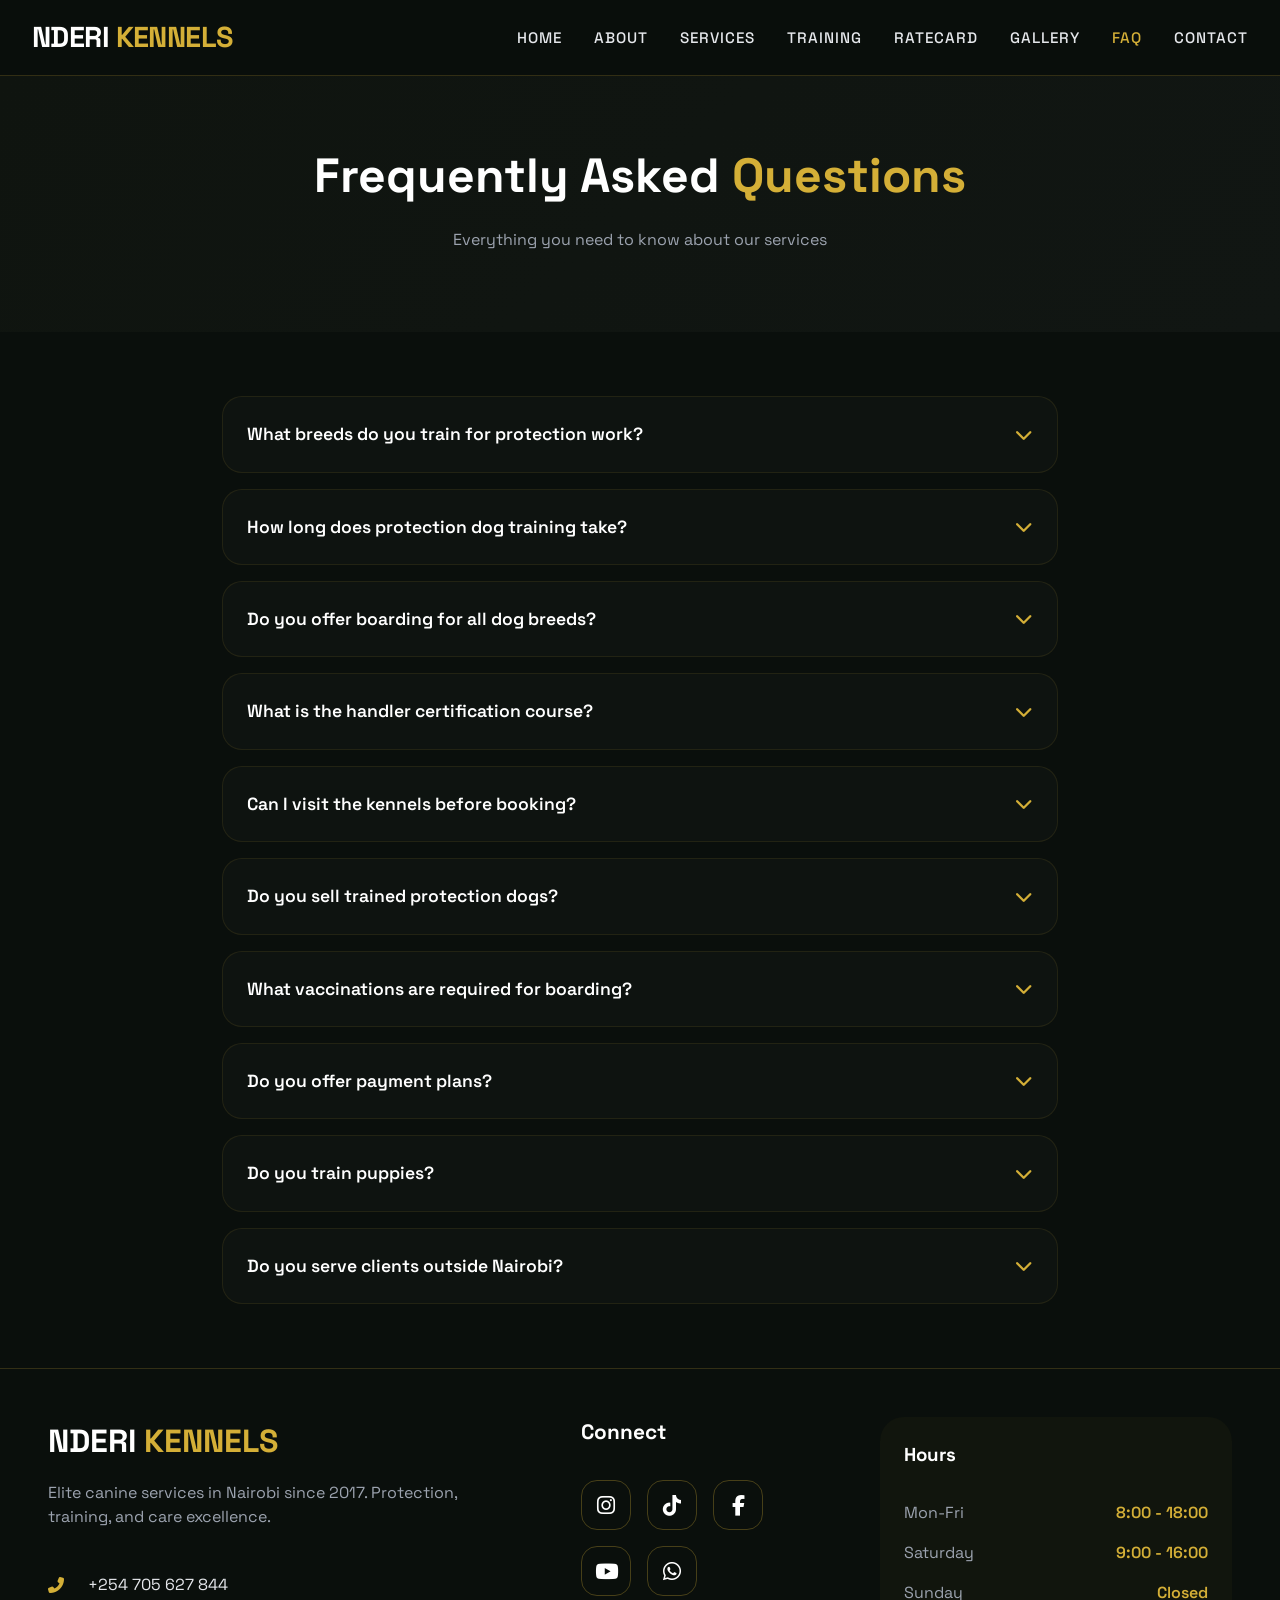
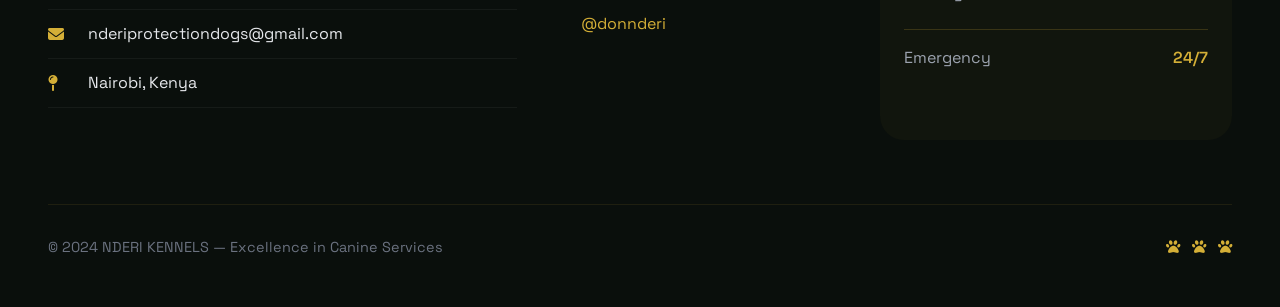
<file: nderidogservice/faq.html>
<!DOCTYPE html>
<html lang="en">
<head>
    <meta charset="UTF-8">
    <meta name="viewport" content="width=device-width, initial-scale=1.0">
    <meta name="description" content="Frequently asked questions about protection dog training, handler courses, boarding, and services at Nderi Kennels in Nairobi, Kenya.">
    <!-- Google tag (gtag.js) -->
<script async src="https://www.googletagmanager.com/gtag/js?id=G-FTZJL5EKFZ"></script>
<script>
  window.dataLayer = window.dataLayer || [];
  function gtag(){dataLayer.push(arguments);}
  gtag('js', new Date());

  gtag('config', 'G-FTZJL5EKFZ');
</script>

    <title>FAQ • Nderi Kennels</title>
    <link rel="preconnect" href="https://fonts.googleapis.com">
    <link rel="canonical" href="https://nderidogservices.netlify.app/current-page.html">
    <link rel="preconnect" href="https://fonts.gstatic.com" crossorigin>
    <link href="https://fonts.googleapis.com/css2?family=Space+Grotesk:wght@300;400;500;600;700;800&family=Inter:wght@400;500;600;700&display=swap" rel="stylesheet">
    <link rel="stylesheet" href="https://cdnjs.cloudflare.com/ajax/libs/font-awesome/6.4.0/css/all.min.css">
    <link rel="stylesheet" href="css/style.css">
    <link rel="canonical" href="https://nderidogservices.netlify.app/faq.html">
    <style>
        .faq-hero {
            background: linear-gradient(135deg, #0f140f 0%, #111613 100%);
            padding: 4rem 2rem;
            text-align: center;
        }
        .faq-hero h1 {
            font-size: 3rem;
            color: white;
        }
        .faq-hero h1 span {
            color: #d4af37;
        }
        .faq-container {
            max-width: 900px;
            margin: 4rem auto;
            padding: 0 2rem;
        }
        .faq-item {
            background: rgba(255, 255, 255, 0.02);
            border: 1px solid rgba(212, 175, 55, 0.1);
            border-radius: 20px;
            margin-bottom: 1rem;
            overflow: hidden;
        }
        .faq-question {
            padding: 1.5rem;
            cursor: pointer;
            display: flex;
            justify-content: space-between;
            align-items: center;
            font-weight: 600;
            color: white;
            font-size: 1.1rem;
        }
        .faq-question i {
            color: #d4af37;
            transition: transform 0.3s ease;
        }
        .faq-question.active i {
            transform: rotate(180deg);
        }
        .faq-answer {
            padding: 0 1.5rem 1.5rem 1.5rem;
            color: #9ca3af;
            line-height: 1.6;
            display: none;
        }
        .faq-answer.show {
            display: block;
        }
        .faq-schema {
            display: none;
        }
    </style>
</head>
<body>
    <nav class="navbar">
        <div class="nav-container">
            <div class="logo">
                <a href="index.html">NDERI <span>KENNELS</span></a>
            </div>
            <button class="mobile-menu-btn" id="mobileMenuBtn">
                <i class="fas fa-bars"></i>
            </button>
            <ul class="nav-links" id="navLinks">
                <li><a href="index.html">Home</a></li>
                <li><a href="about.html">About</a></li>
                <li><a href="services.html">Services</a></li>
                <li><a href="training.html">Training</a></li>
                <li><a href="ratecard.html">Ratecard</a></li>
                <li><a href="gallery.html">Gallery</a></li>
                <li><a href="faq.html" class="active">FAQ</a></li>
                <li><a href="contact.html">Contact</a></li>
            </ul>
        </div>
    </nav>

    <main>
        <div class="faq-hero">
            <h1>Frequently Asked <span>Questions</span></h1>
            <p style="color: #9ca3af; max-width: 600px; margin: 1rem auto;">Everything you need to know about our services</p>
        </div>

        <div class="faq-container" id="faqContainer">
            <div class="faq-item">
                <div class="faq-question">
                    What breeds do you train for protection work?
                    <i class="fas fa-chevron-down"></i>
                </div>
                <div class="faq-answer">
                    We specialize in German Shepherds, Belgian Malinois, Rottweilers, and Dutch Shepherds. These breeds possess the ideal combination of intelligence, loyalty, courage, and physical capability for protection work. We also evaluate other breeds on a case-by-case basis.
                </div>
            </div>

            <div class="faq-item">
                <div class="faq-question">
                    How long does protection dog training take?
                    <i class="fas fa-chevron-down"></i>
                </div>
                <div class="faq-answer">
                    Our comprehensive protection program runs 10-14 weeks. This allows sufficient time for foundational obedience, scenario training, and proofing in various environments. Basic obedience takes 2 weeks, advanced obedience 6 weeks, and full protection work 10-14 weeks.
                </div>
            </div>

            <div class="faq-item">
                <div class="faq-question">
                    Do you offer boarding for all dog breeds?
                    <i class="fas fa-chevron-down"></i>
                </div>
                <div class="faq-answer">
                    Yes! We board all breeds, sizes, and temperaments. All boarding dogs must have up-to-date vaccinations (rabies, DHPP, and bordetella). We provide climate-controlled kennels, daily exercise, and individualized care based on each dog's needs.
                </div>
            </div>

            <div class="faq-item">
                <div class="faq-question">
                    What is the handler certification course?
                    <i class="fas fa-chevron-down"></i>
                </div>
                <div class="faq-answer">
                    Our 2-week intensive handler course certifies individuals to work professionally with protection and service dogs. The curriculum covers canine psychology, handling techniques, legal framework, emergency procedures, and practical hands-on training. Graduates receive industry-recognized certification.
                </div>
            </div>

            <div class="faq-item">
                <div class="faq-question">
                    Can I visit the kennels before booking?
                    <i class="fas fa-chevron-down"></i>
                </div>
                <div class="faq-answer">
                    Absolutely. We welcome prospective clients to schedule a tour of our facilities. Please call ahead to arrange a visit between 9am and 4pm, Monday through Saturday. This allows you to meet our trainers, see our training methods, and ensure our facility meets your expectations.
                </div>
            </div>

            <div class="faq-item">
                <div class="faq-question">
                    Do you sell trained protection dogs?
                    <i class="fas fa-chevron-down"></i>
                </div>
                <div class="faq-answer">
                    Yes, we offer fully trained protection dogs from our breeding program or select outside dogs. Each dog comes with a health guarantee, training records, and post-sale support. We match dogs to clients based on specific needs, family situation, and experience level.
                </div>
            </div>

            <div class="faq-item">
                <div class="faq-question">
                    What vaccinations are required for boarding?
                    <i class="fas fa-chevron-down"></i>
                </div>
                <div class="faq-answer">
                    All boarding dogs must have current rabies, DHPP (distemper, hepatitis, parainfluenza, parvovirus), and bordetella (kennel cough) vaccinations. Please bring vaccination records at check-in. We prioritize the health and safety of all dogs in our care.
                </div>
            </div>

            <div class="faq-item">
                <div class="faq-question">
                    Do you offer payment plans?
                    <i class="fas fa-chevron-down"></i>
                </div>
                <div class="faq-answer">
                    Yes, for programs exceeding 4 weeks we offer flexible payment plans with a 50% deposit required to secure your spot, with the balance split across the training duration. Contact us to discuss options tailored to your situation.
                </div>
            </div>

            <div class="faq-item">
                <div class="faq-question">
                    Do you train puppies?
                    <i class="fas fa-chevron-down"></i>
                </div>
                <div class="faq-answer">
                    Yes, we offer puppy training starting from 8 weeks old. Our puppy program focuses on socialization, basic obedience, potty training, and establishing good behaviors early. Early training is crucial for developing a well-adjusted adult dog.
                </div>
            </div>

            <div class="faq-item">
                <div class="faq-question">
                    Do you serve clients outside Nairobi?
                    <i class="fas fa-chevron-down"></i>
                </div>
                <div class="faq-answer">
                    Yes, we serve clients across Kenya, including Kiambu, Mombasa, Nakuru, Eldoret, Thika, and other regions. For clients outside Nairobi, we offer transportation arrangements for dogs and remote consultation options. Contact us to discuss your location.
                </div>
            </div>
        </div>
    </main>

    <footer class="footer">
        <div class="footer-grid">
            <div class="footer-brand">
                <h2>NDERI <span>KENNELS</span></h2>
                <p style="color: #9ca3af; margin-bottom: 2rem;">Elite canine services in Nairobi since 2017. Protection, training, and care excellence.</p>
                <div class="contact-block">
                    <div class="contact-line">
                        <i class="fas fa-phone-alt"></i>
                        <a href="tel:+254705627844">+254 705 627 844</a>
                    </div>
                    <div class="contact-line">
                        <i class="fas fa-envelope"></i>
                        <a href="mailto:nderiprotectiondogs@gmail.com">nderiprotectiondogs@gmail.com</a>
                    </div>
                    <div class="contact-line">
                        <i class="fas fa-map-pin"></i>
                        <span>Nairobi, Kenya</span>
                    </div>
                </div>
            </div>
            <div>
                <h3 style="color: white; margin-bottom: 1.5rem; font-size: 1.3rem;">Connect</h3>
               <div class="social-grid">
    <a href="https://www.instagram.com/donnderi" target="_blank" rel="noopener noreferrer" class="social-icon"><i class="fab fa-instagram"></i></a>
    <a href="https://www.tiktok.com/@donnderi" target="_blank" rel="noopener noreferrer" class="social-icon"><i class="fab fa-tiktok"></i></a>
    <a href="#" class="social-icon"><i class="fab fa-facebook-f"></i></a>
    <a href="#" class="social-icon"><i class="fab fa-youtube"></i></a>
    <a href="https://wa.me/254705627844" target="_blank" rel="noopener noreferrer" class="social-icon"><i class="fab fa-whatsapp"></i></a>
</div>
                <p style="color: #d4af37; margin-top: 1rem;">@donnderi</p>
            </div>
            <div class="hours-block">
                <h3 style="color: white; margin-bottom: 1.5rem;">Hours</h3>
                <div class="hours-row">
                    <span>Mon-Fri</span>
                    <span class="bold">8:00 - 18:00</span>
                </div>
                <div class="hours-row">
                    <span>Saturday</span>
                    <span class="bold">9:00 - 16:00</span>
                </div>
                <div class="hours-row">
                    <span>Sunday</span>
                    <span class="bold">Closed</span>
                </div>
                <div class="hours-row" style="margin-top: 1rem; padding-top: 1rem; border-top: 1px solid rgba(212,175,55,0.2);">
                    <span>Emergency</span>
                    <span class="bold" style="color: #d4af37;">24/7</span>
                </div>
            </div>
        </div>
        <div class="footer-bottom">
            <div>© 2024 NDERI KENNELS — Excellence in Canine Services</div>
            <div>
                <i class="fas fa-paw" style="color: #d4af37;"></i>
                <i class="fas fa-paw" style="color: #d4af37; margin: 0 0.5rem;"></i>
                <i class="fas fa-paw" style="color: #d4af37;"></i>
            </div>
        </div>
    </footer>

    <script>
        // FAQ accordion functionality
        const faqQuestions = document.querySelectorAll('.faq-question');
        faqQuestions.forEach(question => {
            question.addEventListener('click', () => {
                const answer = question.nextElementSibling;
                const icon = question.querySelector('i');
                
                answer.classList.toggle('show');
                question.classList.toggle('active');
            });
        });

        // Mobile menu (keep existing functionality)
        const mobileMenuBtn = document.getElementById('mobileMenuBtn');
        const navLinks = document.getElementById('navLinks');
        if (mobileMenuBtn) {
            mobileMenuBtn.addEventListener('click', () => {
                navLinks.classList.toggle('show');
            });
        }
    </script>

    <!-- FAQ Schema for Rich Results -->
    <script type="application/ld+json">
    {
      "@context": "https://schema.org",
      "@type": "FAQPage",
      "mainEntity": [
        {
          "@type": "Question",
          "name": "What breeds do you train for protection work?",
          "acceptedAnswer": {
            "@type": "Answer",
            "text": "We specialize in German Shepherds, Belgian Malinois, Rottweilers, and Dutch Shepherds."
          }
        },
        {
          "@type": "Question",
          "name": "How long does protection dog training take?",
          "acceptedAnswer": {
            "@type": "Answer",
            "text": "Our comprehensive protection program runs 10-14 weeks."
          }
        },
        {
          "@type": "Question",
          "name": "Do you offer boarding for all dog breeds?",
          "acceptedAnswer": {
            "@type": "Answer",
            "text": "Yes, we board all breeds, sizes, and temperaments with proper vaccinations."
          }
        },
        {
          "@type": "Question",
          "name": "What is the handler certification course?",
          "acceptedAnswer": {
            "@type": "Answer",
            "text": "A 2-week intensive course covering canine psychology, handling techniques, and legal framework."
          }
        },
        {
          "@type": "Question",
          "name": "Can I visit the kennels before booking?",
          "acceptedAnswer": {
            "@type": "Answer",
            "text": "Absolutely. Schedule a tour by calling ahead between 9am and 4pm, Monday through Saturday."
          }
        }
      ]
    }
    </script>
</body>
</html>
</file>
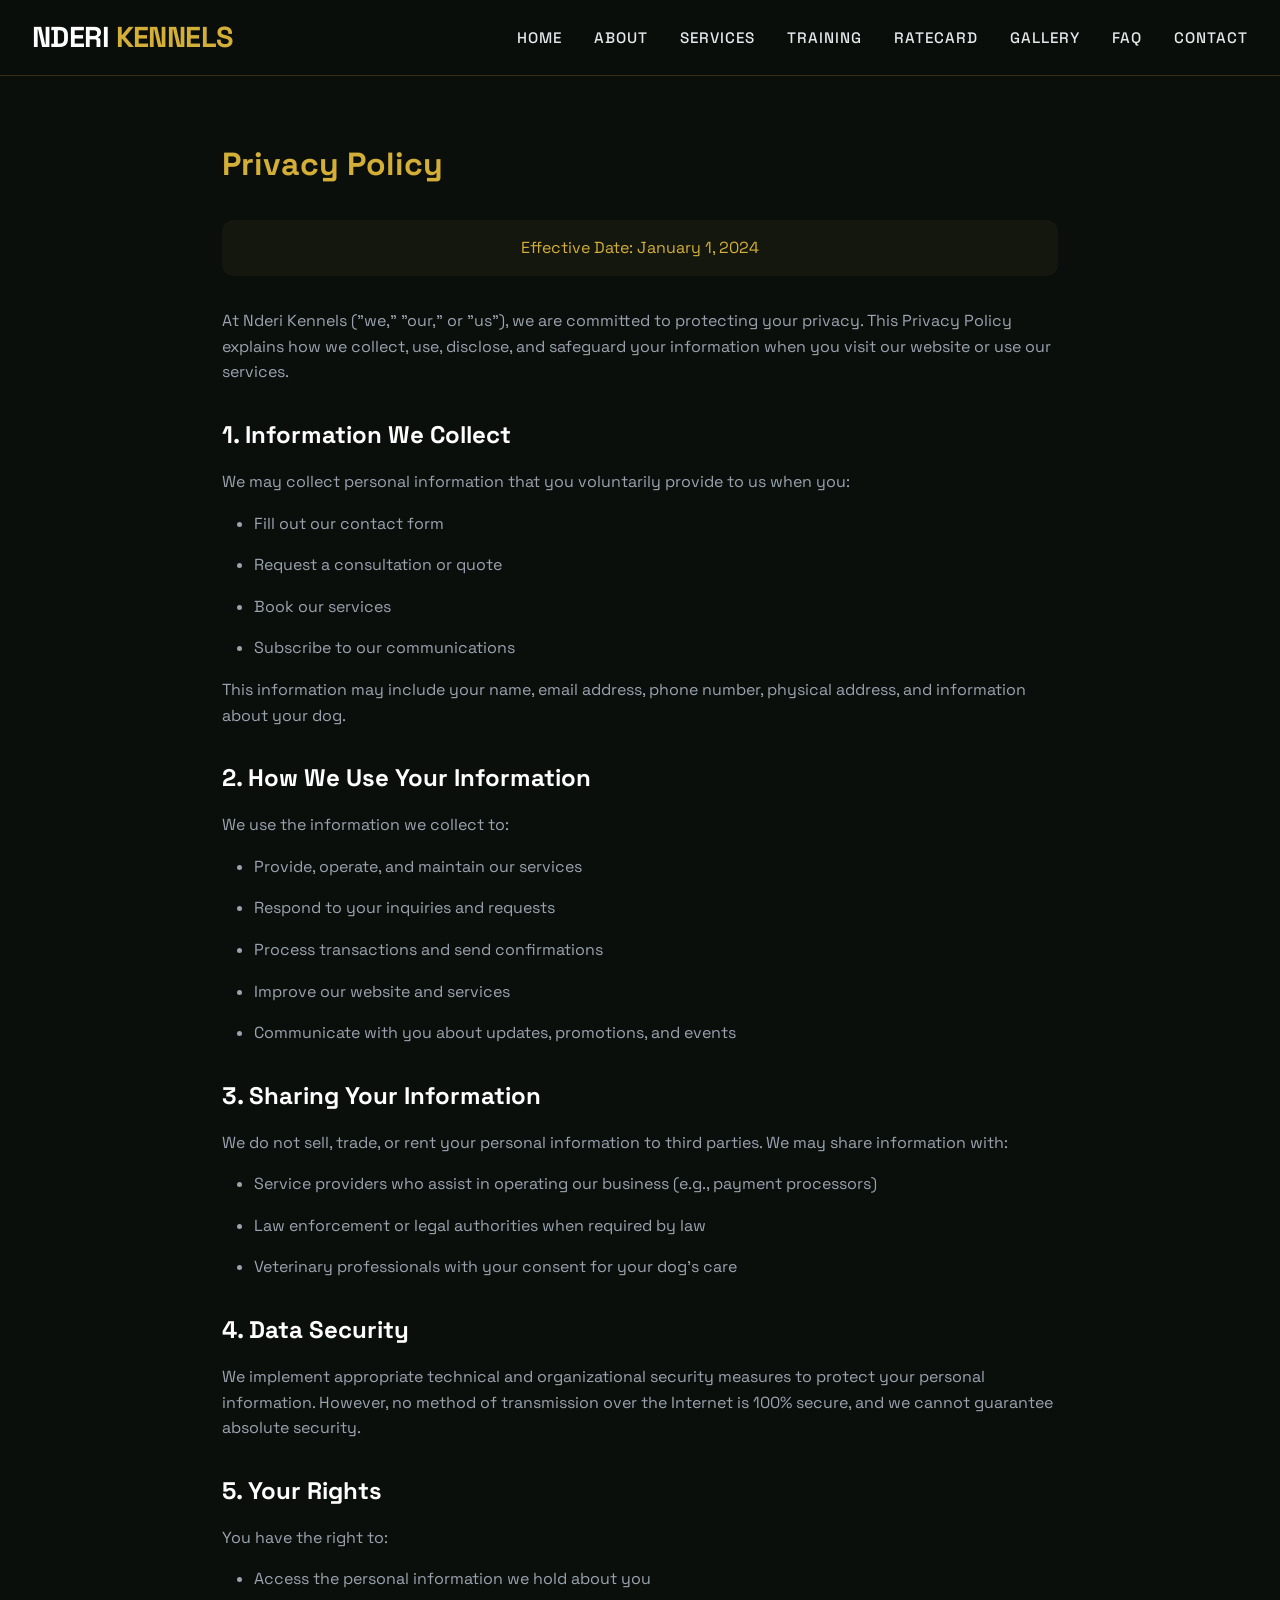
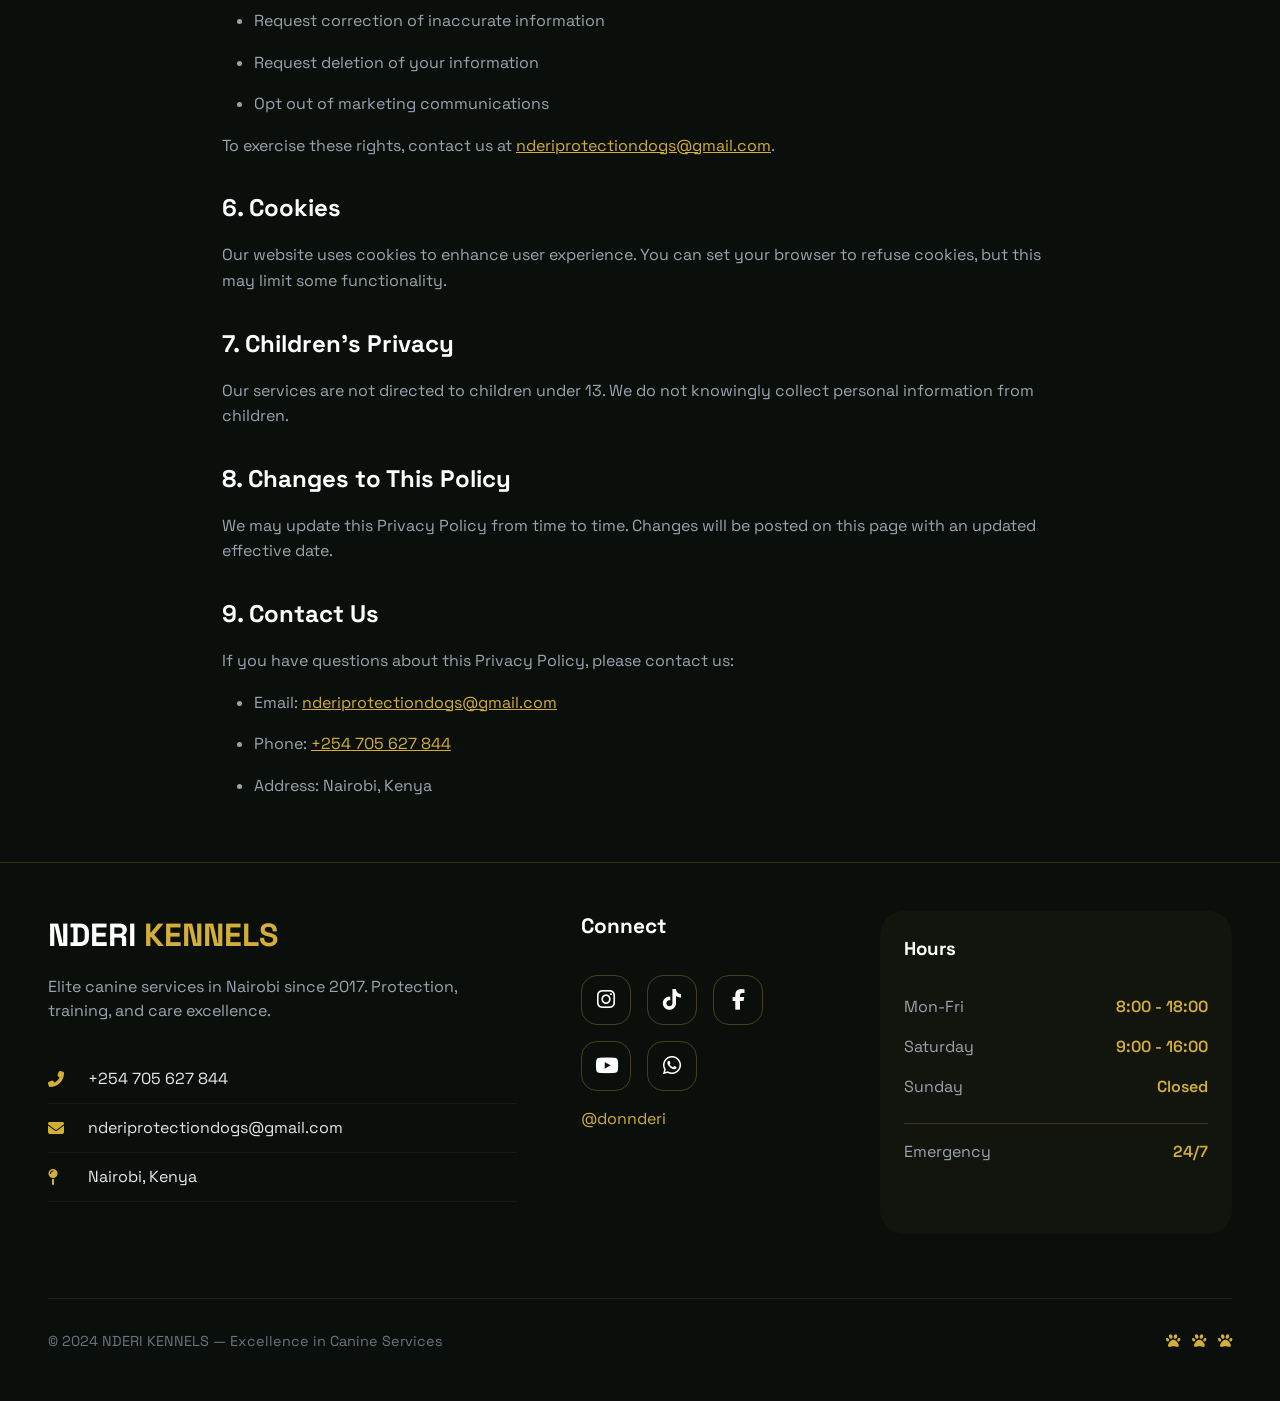
<file: nderidogservice/privacy.html>
<!DOCTYPE html>
<html lang="en">
<head>
    <meta charset="UTF-8">
    <meta name="viewport" content="width=device-width, initial-scale=1.0">
    <meta name="description" content="Privacy policy for Nderi Kennels - Learn how we collect, use, and protect your personal information.">
    <!-- Google tag (gtag.js) -->
<script async src="https://www.googletagmanager.com/gtag/js?id=G-FTZJL5EKFZ"></script>
<script>
  window.dataLayer = window.dataLayer || [];
  function gtag(){dataLayer.push(arguments);}
  gtag('js', new Date());

  gtag('config', 'G-FTZJL5EKFZ');
</script>

    <title>Privacy Policy • Nderi Kennels</title>
    <link rel="preconnect" href="https://fonts.googleapis.com">
    <link rel="preconnect" href="https://fonts.gstatic.com" crossorigin>
    <link rel="canonical" href="https://nderidogservices.netlify.app/current-page.html">
    <link href="https://fonts.googleapis.com/css2?family=Space+Grotesk:wght@300;400;500;600;700;800&family=Inter:wght@400;500;600;700&display=swap" rel="stylesheet">
    <link rel="stylesheet" href="https://cdnjs.cloudflare.com/ajax/libs/font-awesome/6.4.0/css/all.min.css">
    <link rel="stylesheet" href="css/style.css">
    <link rel="canonical" href="https://nderidogservices.netlify.app/privacy.html">
    <style>
        .privacy-container {
            max-width: 900px;
            margin: 4rem auto;
            padding: 0 2rem;
        }
        .privacy-container h1 {
            color: #d4af37;
            margin-bottom: 1rem;
        }
        .privacy-container h2 {
            color: white;
            margin: 2rem 0 1rem;
            font-size: 1.5rem;
        }
        .privacy-container p, .privacy-container li {
            color: #9ca3af;
            line-height: 1.6;
            margin-bottom: 1rem;
        }
        .privacy-container ul {
            margin-left: 2rem;
            margin-bottom: 1rem;
        }
        .effective-date {
            background: rgba(212, 175, 55, 0.05);
            padding: 1rem;
            border-radius: 12px;
            margin: 2rem 0;
            text-align: center;
            color: #d4af37;
        }
    </style>
</head>
<body>
    <nav class="navbar">
        <div class="nav-container">
            <div class="logo">
                <a href="index.html">NDERI <span>KENNELS</span></a>
            </div>
            <button class="mobile-menu-btn" id="mobileMenuBtn">
                <i class="fas fa-bars"></i>
            </button>
           <ul class="nav-links" id="navLinks">
    <li><a href="index.html">Home</a></li>
    <li><a href="about.html">About</a></li>
    <li><a href="services.html">Services</a></li>
    <li><a href="training.html">Training</a></li>
    <li><a href="ratecard.html">Ratecard</a></li>
    <li><a href="gallery.html">Gallery</a></li>
    <li><a href="faq.html">FAQ</a></li>
    <li><a href="contact.html">Contact</a></li>
</ul>
        </div>
    </nav>

    <main>
        <div class="privacy-container">
            <h1>Privacy Policy</h1>
            <div class="effective-date">Effective Date: January 1, 2024</div>

            <p>At Nderi Kennels ("we," "our," or "us"), we are committed to protecting your privacy. This Privacy Policy explains how we collect, use, disclose, and safeguard your information when you visit our website or use our services.</p>

            <h2>1. Information We Collect</h2>
            <p>We may collect personal information that you voluntarily provide to us when you:</p>
            <ul>
                <li>Fill out our contact form</li>
                <li>Request a consultation or quote</li>
                <li>Book our services</li>
                <li>Subscribe to our communications</li>
            </ul>
            <p>This information may include your name, email address, phone number, physical address, and information about your dog.</p>

            <h2>2. How We Use Your Information</h2>
            <p>We use the information we collect to:</p>
            <ul>
                <li>Provide, operate, and maintain our services</li>
                <li>Respond to your inquiries and requests</li>
                <li>Process transactions and send confirmations</li>
                <li>Improve our website and services</li>
                <li>Communicate with you about updates, promotions, and events</li>
            </ul>

            <h2>3. Sharing Your Information</h2>
            <p>We do not sell, trade, or rent your personal information to third parties. We may share information with:</p>
            <ul>
                <li>Service providers who assist in operating our business (e.g., payment processors)</li>
                <li>Law enforcement or legal authorities when required by law</li>
                <li>Veterinary professionals with your consent for your dog's care</li>
            </ul>

            <h2>4. Data Security</h2>
            <p>We implement appropriate technical and organizational security measures to protect your personal information. However, no method of transmission over the Internet is 100% secure, and we cannot guarantee absolute security.</p>

            <h2>5. Your Rights</h2>
            <p>You have the right to:</p>
            <ul>
                <li>Access the personal information we hold about you</li>
                <li>Request correction of inaccurate information</li>
                <li>Request deletion of your information</li>
                <li>Opt out of marketing communications</li>
            </ul>
            <p>To exercise these rights, contact us at <a href="mailto:nderiprotectiondogs@gmail.com" style="color: #d4af37;">nderiprotectiondogs@gmail.com</a>.</p>

            <h2>6. Cookies</h2>
            <p>Our website uses cookies to enhance user experience. You can set your browser to refuse cookies, but this may limit some functionality.</p>

            <h2>7. Children's Privacy</h2>
            <p>Our services are not directed to children under 13. We do not knowingly collect personal information from children.</p>

            <h2>8. Changes to This Policy</h2>
            <p>We may update this Privacy Policy from time to time. Changes will be posted on this page with an updated effective date.</p>

            <h2>9. Contact Us</h2>
            <p>If you have questions about this Privacy Policy, please contact us:</p>
            <ul>
                <li>Email: <a href="mailto:nderiprotectiondogs@gmail.com" style="color: #d4af37;">nderiprotectiondogs@gmail.com</a></li>
                <li>Phone: <a href="tel:+254705627844" style="color: #d4af37;">+254 705 627 844</a></li>
                <li>Address: Nairobi, Kenya</li>
            </ul>
        </div>
    </main>

    <footer class="footer">
        <div class="footer-grid">
            <div class="footer-brand">
                <h2>NDERI <span>KENNELS</span></h2>
                <p style="color: #9ca3af; margin-bottom: 2rem;">Elite canine services in Nairobi since 2017. Protection, training, and care excellence.</p>
                <div class="contact-block">
                    <div class="contact-line">
                        <i class="fas fa-phone-alt"></i>
                        <a href="tel:+254705627844">+254 705 627 844</a>
                    </div>
                    <div class="contact-line">
                        <i class="fas fa-envelope"></i>
                        <a href="mailto:nderiprotectiondogs@gmail.com">nderiprotectiondogs@gmail.com</a>
                    </div>
                    <div class="contact-line">
                        <i class="fas fa-map-pin"></i>
                        <span>Nairobi, Kenya</span>
                    </div>
                </div>
            </div>
            <div>
                <h3 style="color: white; margin-bottom: 1.5rem; font-size: 1.3rem;">Connect</h3>
                <div class="social-grid">
    <a href="https://www.instagram.com/donnderi" target="_blank" rel="noopener noreferrer" class="social-icon"><i class="fab fa-instagram"></i></a>
    <a href="https://www.tiktok.com/@donnderi" target="_blank" rel="noopener noreferrer" class="social-icon"><i class="fab fa-tiktok"></i></a>
    <a href="#" class="social-icon"><i class="fab fa-facebook-f"></i></a>
    <a href="#" class="social-icon"><i class="fab fa-youtube"></i></a>
    <a href="https://wa.me/254705627844" target="_blank" rel="noopener noreferrer" class="social-icon"><i class="fab fa-whatsapp"></i></a>
</div>
                <p style="color: #d4af37; margin-top: 1rem;">@donnderi</p>
            </div>
            <div class="hours-block">
                <h3 style="color: white; margin-bottom: 1.5rem;">Hours</h3>
                <div class="hours-row">
                    <span>Mon-Fri</span>
                    <span class="bold">8:00 - 18:00</span>
                </div>
                <div class="hours-row">
                    <span>Saturday</span>
                    <span class="bold">9:00 - 16:00</span>
                </div>
                <div class="hours-row">
                    <span>Sunday</span>
                    <span class="bold">Closed</span>
                </div>
                <div class="hours-row" style="margin-top: 1rem; padding-top: 1rem; border-top: 1px solid rgba(212,175,55,0.2);">
                    <span>Emergency</span>
                    <span class="bold" style="color: #d4af37;">24/7</span>
                </div>
            </div>
        </div>
        <div class="footer-bottom">
            <div>© 2024 NDERI KENNELS — Excellence in Canine Services</div>
            <div>
                <i class="fas fa-paw" style="color: #d4af37;"></i>
                <i class="fas fa-paw" style="color: #d4af37; margin: 0 0.5rem;"></i>
                <i class="fas fa-paw" style="color: #d4af37;"></i>
            </div>
        </div>
    </footer>

    <script src="js/main.js"></script>
</body>
</html>
</file>
<file: css/style.css>
* {
    margin: 0;
    padding: 0;
    box-sizing: border-box;
}

body {
    font-family: 'Space Grotesk', 'Inter', system-ui, sans-serif;
    background: #0a0f0c;
    color: #e5e7eb;
    line-height: 1.5;
    min-height: 100vh;
}

/* Navigation */
.navbar {
    position: sticky;
    top: 0;
    z-index: 1000;
    background: rgba(10, 15, 12, 0.95);
    backdrop-filter: blur(10px);
    border-bottom: 1px solid rgba(212, 175, 55, 0.2);
    padding: 1rem 2rem;
}

.nav-container {
    max-width: 1400px;
    margin: 0 auto;
    display: flex;
    justify-content: space-between;
    align-items: center;
    flex-wrap: wrap;
    gap: 1rem;
}

.logo a {
    font-size: 1.8rem;
    font-weight: 800;
    text-decoration: none;
    color: white;
    letter-spacing: -0.02em;
}

.logo span {
    color: #d4af37;
}

.nav-links {
    display: flex;
    gap: 2rem;
    list-style: none;
    flex-wrap: wrap;
}

.nav-links a {
    text-decoration: none;
    color: #e5e7eb;
    font-weight: 500;
    transition: color 0.2s ease;
    font-size: 0.95rem;
    text-transform: uppercase;
    letter-spacing: 1px;
}

.nav-links a:hover, .nav-links a.active {
    color: #d4af37;
}

.mobile-menu-btn {
    display: none;
    background: none;
    border: none;
    color: white;
    font-size: 1.5rem;
    cursor: pointer;
}

/* Hero Section */
.hero {
    min-height: 90vh;
    display: flex;
    align-items: center;
    justify-content: center;
    text-align: center;
    background: linear-gradient(135deg, #0a0f0c 0%, #111613 100%);
    position: relative;
    overflow: hidden;
}

.hero::before {
    content: '';
    position: absolute;
    inset: 0;
    background: radial-gradient(circle at 50% 50%, rgba(212, 175, 55, 0.05) 0%, transparent 70%);
    pointer-events: none;
}

.hero-content {
    max-width: 900px;
    padding: 2rem;
    z-index: 2;
}

.hero-badge {
    display: inline-block;
    background: rgba(212, 175, 55, 0.1);
    backdrop-filter: blur(10px);
    padding: 0.5rem 1.2rem;
    border-radius: 100px;
    border: 1px solid rgba(212, 175, 55, 0.3);
    color: #d4af37;
    font-size: 0.85rem;
    letter-spacing: 2px;
    text-transform: uppercase;
    margin-bottom: 2rem;
}

.hero h1 {
    font-size: clamp(3rem, 10vw, 6rem);
    font-weight: 800;
    line-height: 0.9;
    letter-spacing: -0.03em;
    text-transform: uppercase;
    color: transparent;
    -webkit-text-stroke: 2px rgba(212, 175, 55, 0.6);
    margin-bottom: 1rem;
}

.hero h1 span {
    color: #d4af37;
    -webkit-text-stroke: 0;
    display: block;
    font-size: 0.8em;
}

.hero-tagline {
    font-size: 1.5rem;
    font-weight: 300;
    color: #9ca3af;
    margin-bottom: 2rem;
}

.btn-group {
    display: flex;
    gap: 1rem;
    justify-content: center;
    flex-wrap: wrap;
}

.btn {
    padding: 1rem 2rem;
    border-radius: 50px;
    text-decoration: none;
    font-weight: 600;
    transition: all 0.3s ease;
}

.btn-primary {
    background: #d4af37;
    color: #0a0f0c;
}

.btn-primary:hover {
    background: #c4a02e;
    transform: translateY(-2px);
}

.btn-outline {
    border: 2px solid #d4af37;
    color: #d4af37;
}

.btn-outline:hover {
    background: rgba(212, 175, 55, 0.1);
    transform: translateY(-2px);
}

/* Stats Section */
.stats-section {
    display: grid;
    grid-template-columns: repeat(4, 1fr);
    max-width: 1200px;
    margin: -50px auto 0;
    background: rgba(0, 0, 0, 0.6);
    backdrop-filter: blur(10px);
    border-radius: 30px;
    border: 1px solid rgba(212, 175, 55, 0.2);
    position: relative;
    z-index: 10;
}

.stat-card {
    padding: 2rem;
    text-align: center;
    border-right: 1px solid rgba(212, 175, 55, 0.1);
}

.stat-card:last-child {
    border-right: none;
}

.stat-number {
    font-size: 2.5rem;
    font-weight: 700;
    color: #d4af37;
}

/* Services Section */
.featured-services {
    max-width: 1400px;
    margin: 5rem auto;
    padding: 0 2rem;
}

.section-title {
    text-align: center;
    font-size: 2.5rem;
    margin-bottom: 3rem;
    color: white;
}

.section-title span {
    color: #d4af37;
}

.services-grid {
    display: grid;
    grid-template-columns: repeat(auto-fit, minmax(300px, 1fr));
    gap: 2rem;
}

.service-card {
    background: rgba(255, 255, 255, 0.02);
    border: 1px solid rgba(212, 175, 55, 0.1);
    border-radius: 24px;
    padding: 2rem;
    transition: all 0.3s ease;
}

.service-card:hover {
    border-color: rgba(212, 175, 55, 0.3);
    transform: translateY(-5px);
}

.service-icon {
    font-size: 3rem;
    color: #d4af37;
    margin-bottom: 1.5rem;
}

.service-card h3 {
    font-size: 1.5rem;
    margin-bottom: 1rem;
}

/* Testimonials */
.testimonials {
    background: linear-gradient(135deg, #111613 0%, #0a0f0c 100%);
    padding: 5rem 2rem;
    margin-top: 4rem;
}

.testimonial-grid {
    max-width: 1200px;
    margin: 0 auto;
    display: grid;
    grid-template-columns: repeat(auto-fit, minmax(300px, 1fr));
    gap: 2rem;
}

.testimonial-card {
    background: rgba(255, 255, 255, 0.03);
    border-radius: 24px;
    padding: 2rem;
    border: 1px solid rgba(212, 175, 55, 0.1);
}

.testimonial-text {
    font-style: italic;
    color: #9ca3af;
    margin-bottom: 1rem;
}

.testimonial-author {
    color: #d4af37;
    font-weight: 600;
}

/* Footer */
.footer {
    background: #0a0f0c;
    border-top: 1px solid rgba(212, 175, 55, 0.2);
    padding: 3rem;
    position: relative;
    overflow: hidden;
}

.footer-grid {
    max-width: 1400px;
    margin: 0 auto;
    display: grid;
    grid-template-columns: 2fr 1fr 1.5fr;
    gap: 4rem;
}

.footer-brand h2 {
    font-size: 2rem;
    color: white;
    margin-bottom: 1rem;
}

.footer-brand h2 span {
    color: #d4af37;
}

.contact-block {
    margin: 2rem 0;
}

.contact-line {
    display: flex;
    align-items: center;
    gap: 1rem;
    padding: 0.75rem 0;
    border-bottom: 1px solid rgba(255,255,255,0.05);
}

.contact-line i {
    width: 24px;
    color: #d4af37;
}

.contact-line a, .contact-line span {
    color: #e5e7eb;
    text-decoration: none;
    transition: color 0.2s ease;
}

.contact-line a:hover {
    color: #d4af37;
}

.social-grid {
    display: flex;
    gap: 1rem;
    flex-wrap: wrap;
    margin-top: 2rem;
}

.social-icon {
    width: 50px;
    height: 50px;
    border: 1px solid rgba(212, 175, 55, 0.3);
    border-radius: 16px;
    display: flex;
    align-items: center;
    justify-content: center;
    color: white;
    text-decoration: none;
    transition: all 0.2s ease;
    font-size: 1.3rem;
}

.social-icon:hover {
    background: #d4af37;
    border-color: #d4af37;
    color: #0a0f0c;
}

.hours-block {
    background: rgba(212, 175, 55, 0.03);
    border-radius: 24px;
    padding: 1.5rem;
}

.hours-row {
    display: flex;
    justify-content: space-between;
    padding: 0.5rem 0;
    color: #9ca3af;
}

.hours-row .bold {
    color: #d4af37;
    font-weight: 600;
}

.footer-bottom {
    max-width: 1400px;
    margin: 4rem auto 0;
    padding-top: 2rem;
    border-top: 1px solid rgba(212, 175, 55, 0.1);
    display: flex;
    justify-content: space-between;
    align-items: center;
    color: #6b7280;
    font-size: 0.9rem;
}

/* Animations */
@keyframes fadeIn {
    from { opacity: 0; transform: translateY(20px); }
    to { opacity: 1; transform: translateY(0); }
}

.fade-in {
    animation: fadeIn 0.6s ease-out;
}

/* Responsive */
@media (max-width: 1024px) {
    .footer-grid {
        grid-template-columns: 1fr 1fr;
        gap: 2rem;
    }
}

@media (max-width: 768px) {
    .navbar {
        padding: 1rem;
    }

    .mobile-menu-btn {
        display: block;
    }

    .nav-links {
        display: none;
        width: 100%;
        flex-direction: column;
        gap: 1rem;
        padding: 1rem 0;
    }

    .nav-links.show {
        display: flex;
    }

    .stats-section {
        grid-template-columns: repeat(2, 1fr);
        margin-top: -30px;
    }

    .stat-card:nth-child(2) {
        border-right: none;
    }

    .btn-group {
        flex-direction: column;
        align-items: center;
    }

    .footer-grid {
        grid-template-columns: 1fr;
    }

    .footer-bottom {
        flex-direction: column;
        gap: 1rem;
        text-align: center;
    }
}
</file>
<file: nderidogservice/css/style.css>
* {
    margin: 0;
    padding: 0;
    box-sizing: border-box;
}

body {
    font-family: 'Space Grotesk', 'Inter', system-ui, sans-serif;
    background: #0a0f0c;
    color: #e5e7eb;
    line-height: 1.5;
    min-height: 100vh;
}

/* Navigation */
.navbar {
    position: sticky;
    top: 0;
    z-index: 1000;
    background: rgba(10, 15, 12, 0.95);
    backdrop-filter: blur(10px);
    border-bottom: 1px solid rgba(212, 175, 55, 0.2);
    padding: 1rem 2rem;
}

.nav-container {
    max-width: 1400px;
    margin: 0 auto;
    display: flex;
    justify-content: space-between;
    align-items: center;
    flex-wrap: wrap;
    gap: 1rem;
}

.logo a {
    font-size: 1.8rem;
    font-weight: 800;
    text-decoration: none;
    color: white;
    letter-spacing: -0.02em;
}

.logo span {
    color: #d4af37;
}

.nav-links {
    display: flex;
    gap: 2rem;
    list-style: none;
    flex-wrap: wrap;
}

.nav-links a {
    text-decoration: none;
    color: #e5e7eb;
    font-weight: 500;
    transition: color 0.2s ease;
    font-size: 0.95rem;
    text-transform: uppercase;
    letter-spacing: 1px;
}

.nav-links a:hover, .nav-links a.active {
    color: #d4af37;
}

.mobile-menu-btn {
    display: none;
    background: none;
    border: none;
    color: white;
    font-size: 1.5rem;
    cursor: pointer;
}

/* Hero Section */
.hero {
    min-height: 90vh;
    display: flex;
    align-items: center;
    justify-content: center;
    text-align: center;
    background: linear-gradient(135deg, #0a0f0c 0%, #111613 100%);
    position: relative;
    overflow: hidden;
}

.hero::before {
    content: '';
    position: absolute;
    inset: 0;
    background: radial-gradient(circle at 50% 50%, rgba(212, 175, 55, 0.05) 0%, transparent 70%);
    pointer-events: none;
}

.hero-content {
    max-width: 900px;
    padding: 2rem;
    z-index: 2;
}

.hero-badge {
    display: inline-block;
    background: rgba(212, 175, 55, 0.1);
    backdrop-filter: blur(10px);
    padding: 0.5rem 1.2rem;
    border-radius: 100px;
    border: 1px solid rgba(212, 175, 55, 0.3);
    color: #d4af37;
    font-size: 0.85rem;
    letter-spacing: 2px;
    text-transform: uppercase;
    margin-bottom: 2rem;
}

.hero h1 {
    font-size: clamp(3rem, 10vw, 6rem);
    font-weight: 800;
    line-height: 0.9;
    letter-spacing: -0.03em;
    text-transform: uppercase;
    color: transparent;
    -webkit-text-stroke: 2px rgba(212, 175, 55, 0.6);
    margin-bottom: 1rem;
}

.hero h1 span {
    color: #d4af37;
    -webkit-text-stroke: 0;
    display: block;
    font-size: 0.8em;
}

.hero-tagline {
    font-size: 1.5rem;
    font-weight: 300;
    color: #9ca3af;
    margin-bottom: 2rem;
}

.btn-group {
    display: flex;
    gap: 1rem;
    justify-content: center;
    flex-wrap: wrap;
}

.btn {
    padding: 1rem 2rem;
    border-radius: 50px;
    text-decoration: none;
    font-weight: 600;
    transition: all 0.3s ease;
}

.btn-primary {
    background: #d4af37;
    color: #0a0f0c;
}

.btn-primary:hover {
    background: #c4a02e;
    transform: translateY(-2px);
}

.btn-outline {
    border: 2px solid #d4af37;
    color: #d4af37;
}

.btn-outline:hover {
    background: rgba(212, 175, 55, 0.1);
    transform: translateY(-2px);
}

/* Stats Section */
.stats-section {
    display: grid;
    grid-template-columns: repeat(4, 1fr);
    max-width: 1200px;
    margin: -50px auto 0;
    background: rgba(0, 0, 0, 0.6);
    backdrop-filter: blur(10px);
    border-radius: 30px;
    border: 1px solid rgba(212, 175, 55, 0.2);
    position: relative;
    z-index: 10;
}

.stat-card {
    padding: 2rem;
    text-align: center;
    border-right: 1px solid rgba(212, 175, 55, 0.1);
}

.stat-card:last-child {
    border-right: none;
}

.stat-number {
    font-size: 2.5rem;
    font-weight: 700;
    color: #d4af37;
}

/* Services Section */
.featured-services {
    max-width: 1400px;
    margin: 5rem auto;
    padding: 0 2rem;
}

.section-title {
    text-align: center;
    font-size: 2.5rem;
    margin-bottom: 3rem;
    color: white;
}

.section-title span {
    color: #d4af37;
}

.services-grid {
    display: grid;
    grid-template-columns: repeat(auto-fit, minmax(300px, 1fr));
    gap: 2rem;
}

.service-card {
    background: rgba(255, 255, 255, 0.02);
    border: 1px solid rgba(212, 175, 55, 0.1);
    border-radius: 24px;
    padding: 2rem;
    transition: all 0.3s ease;
}

.service-card:hover {
    border-color: rgba(212, 175, 55, 0.3);
    transform: translateY(-5px);
}

.service-icon {
    font-size: 3rem;
    color: #d4af37;
    margin-bottom: 1.5rem;
}

.service-card h3 {
    font-size: 1.5rem;
    margin-bottom: 1rem;
}

/* Testimonials */
.testimonials {
    background: linear-gradient(135deg, #111613 0%, #0a0f0c 100%);
    padding: 5rem 2rem;
    margin-top: 4rem;
}

.testimonial-grid {
    max-width: 1200px;
    margin: 0 auto;
    display: grid;
    grid-template-columns: repeat(auto-fit, minmax(300px, 1fr));
    gap: 2rem;
}

.testimonial-card {
    background: rgba(255, 255, 255, 0.03);
    border-radius: 24px;
    padding: 2rem;
    border: 1px solid rgba(212, 175, 55, 0.1);
}

.testimonial-text {
    font-style: italic;
    color: #9ca3af;
    margin-bottom: 1rem;
}

.testimonial-author {
    color: #d4af37;
    font-weight: 600;
}

/* Footer */
.footer {
    background: #0a0f0c;
    border-top: 1px solid rgba(212, 175, 55, 0.2);
    padding: 3rem;
    position: relative;
    overflow: hidden;
}

.footer-grid {
    max-width: 1400px;
    margin: 0 auto;
    display: grid;
    grid-template-columns: 2fr 1fr 1.5fr;
    gap: 4rem;
}

.footer-brand h2 {
    font-size: 2rem;
    color: white;
    margin-bottom: 1rem;
}

.footer-brand h2 span {
    color: #d4af37;
}

.contact-block {
    margin: 2rem 0;
}

.contact-line {
    display: flex;
    align-items: center;
    gap: 1rem;
    padding: 0.75rem 0;
    border-bottom: 1px solid rgba(255,255,255,0.05);
}

.contact-line i {
    width: 24px;
    color: #d4af37;
}

.contact-line a, .contact-line span {
    color: #e5e7eb;
    text-decoration: none;
    transition: color 0.2s ease;
}

.contact-line a:hover {
    color: #d4af37;
}

.social-grid {
    display: flex;
    gap: 1rem;
    flex-wrap: wrap;
    margin-top: 2rem;
}

.social-icon {
    width: 50px;
    height: 50px;
    border: 1px solid rgba(212, 175, 55, 0.3);
    border-radius: 16px;
    display: flex;
    align-items: center;
    justify-content: center;
    color: white;
    text-decoration: none;
    transition: all 0.2s ease;
    font-size: 1.3rem;
}

.social-icon:hover {
    background: #d4af37;
    border-color: #d4af37;
    color: #0a0f0c;
}

.hours-block {
    background: rgba(212, 175, 55, 0.03);
    border-radius: 24px;
    padding: 1.5rem;
}

.hours-row {
    display: flex;
    justify-content: space-between;
    padding: 0.5rem 0;
    color: #9ca3af;
}

.hours-row .bold {
    color: #d4af37;
    font-weight: 600;
}

.footer-bottom {
    max-width: 1400px;
    margin: 4rem auto 0;
    padding-top: 2rem;
    border-top: 1px solid rgba(212, 175, 55, 0.1);
    display: flex;
    justify-content: space-between;
    align-items: center;
    color: #6b7280;
    font-size: 0.9rem;
}

/* Animations */
@keyframes fadeIn {
    from { opacity: 0; transform: translateY(20px); }
    to { opacity: 1; transform: translateY(0); }
}

.fade-in {
    animation: fadeIn 0.6s ease-out;
}

/* Responsive */
@media (max-width: 1024px) {
    .footer-grid {
        grid-template-columns: 1fr 1fr;
        gap: 2rem;
    }
}

@media (max-width: 768px) {
    .navbar {
        padding: 1rem;
    }

    .mobile-menu-btn {
        display: block;
    }

    .nav-links {
        display: none;
        width: 100%;
        flex-direction: column;
        gap: 1rem;
        padding: 1rem 0;
    }

    .nav-links.show {
        display: flex;
    }

    .stats-section {
        grid-template-columns: repeat(2, 1fr);
        margin-top: -30px;
    }

    .stat-card:nth-child(2) {
        border-right: none;
    }

    .btn-group {
        flex-direction: column;
        align-items: center;
    }

    .footer-grid {
        grid-template-columns: 1fr;
    }

    .footer-bottom {
        flex-direction: column;
        gap: 1rem;
        text-align: center;
    }
}
</file>
